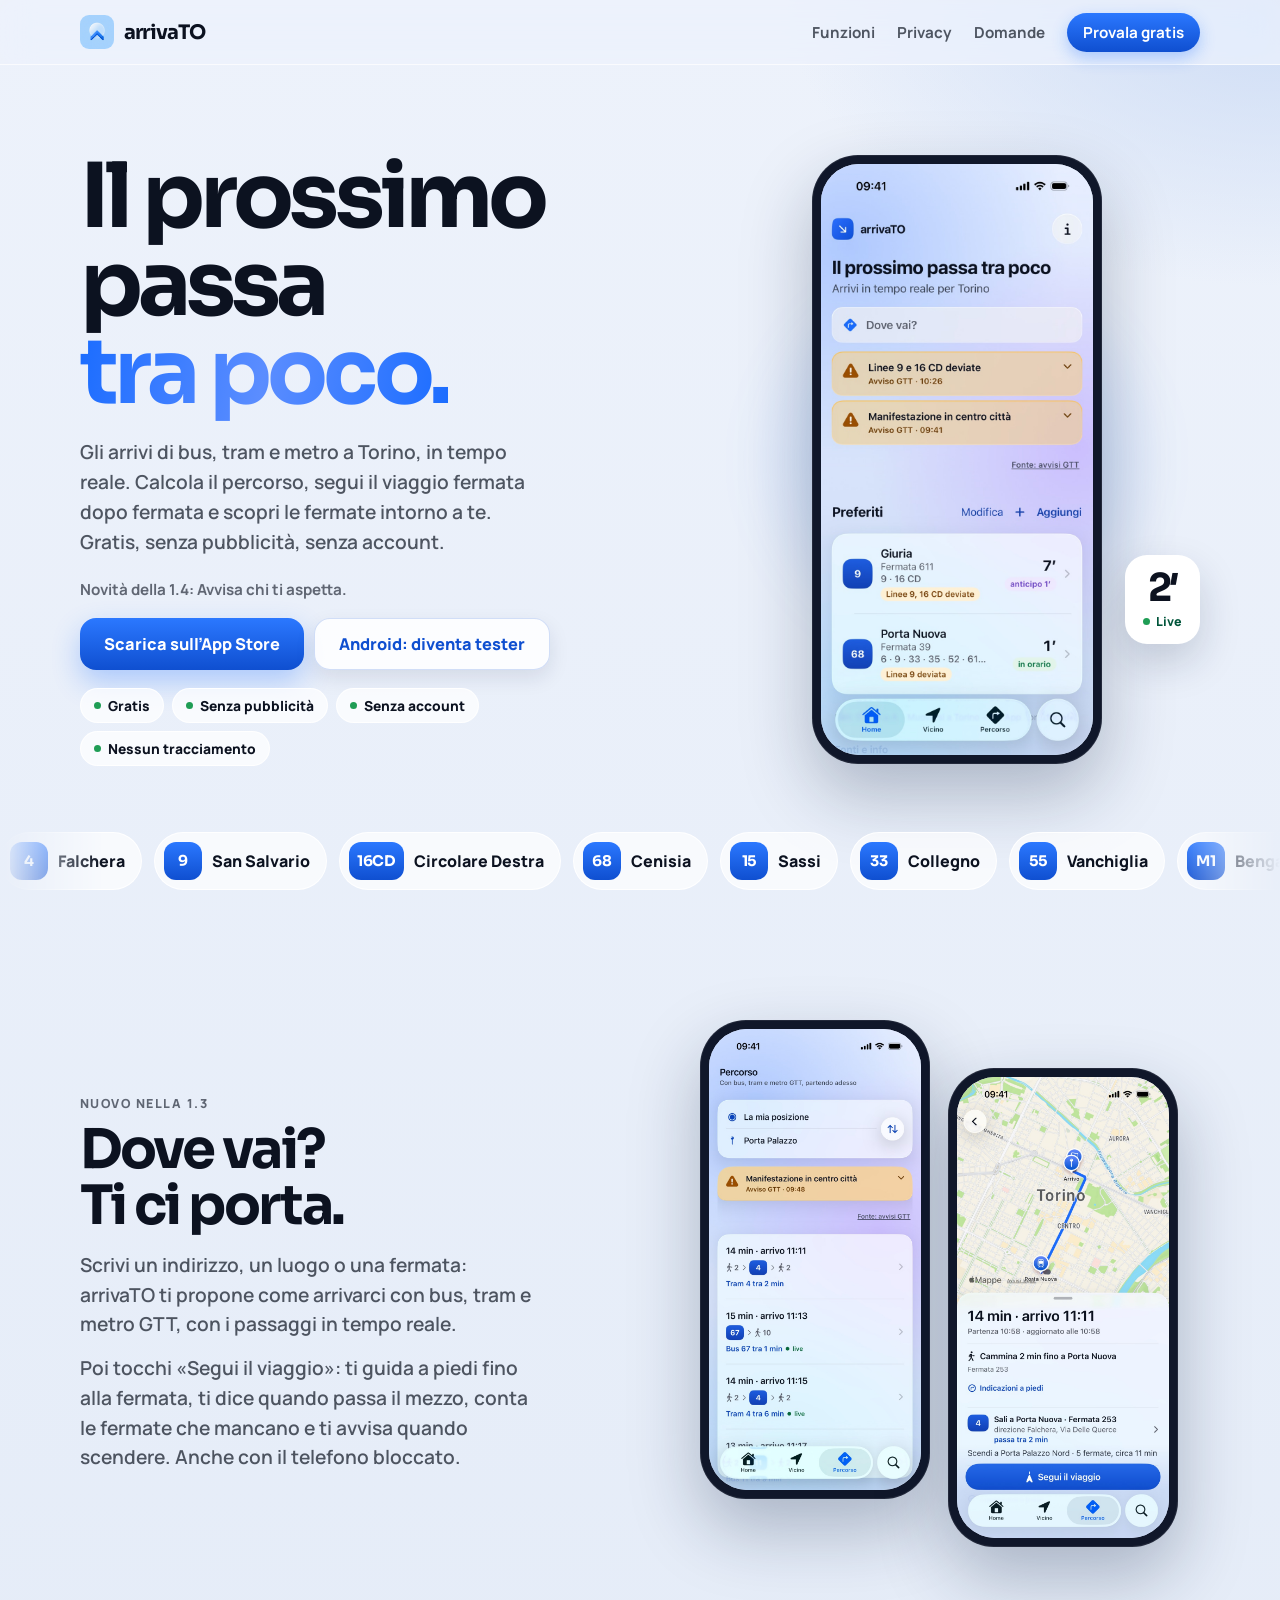
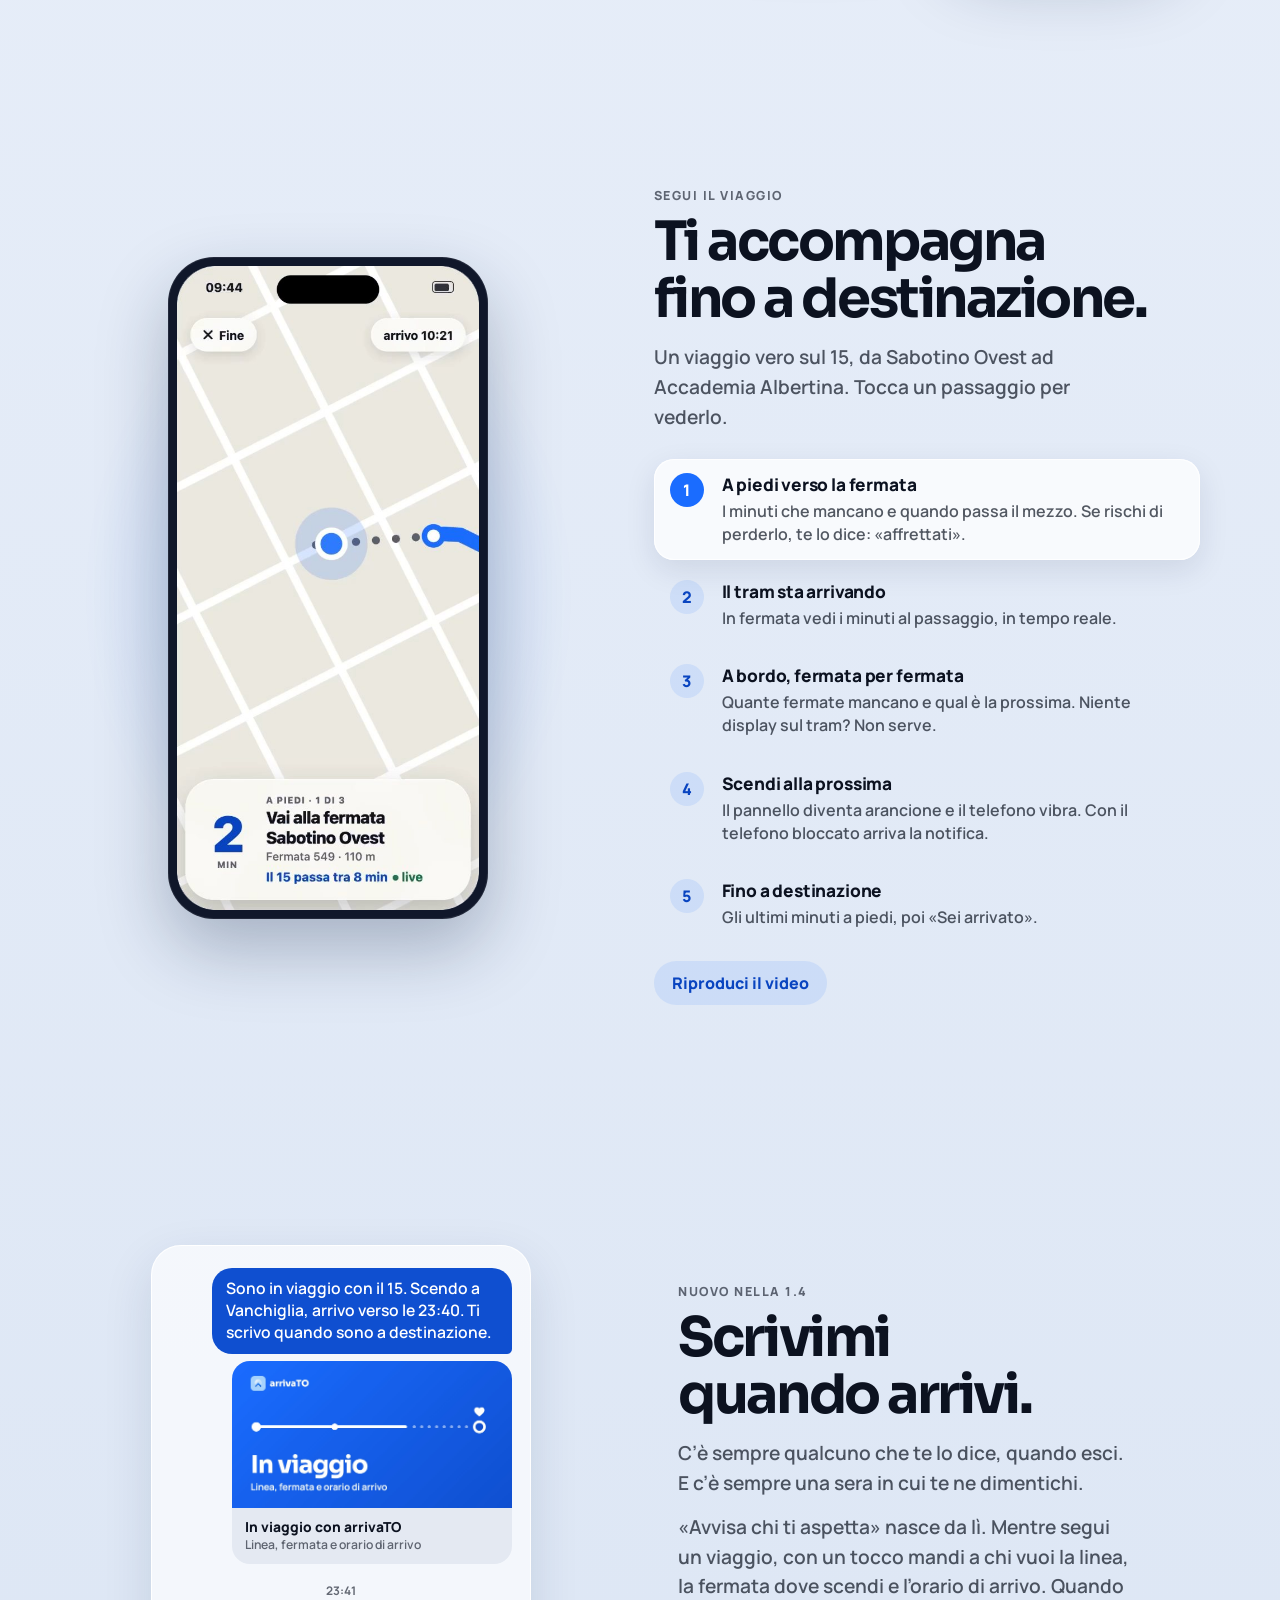
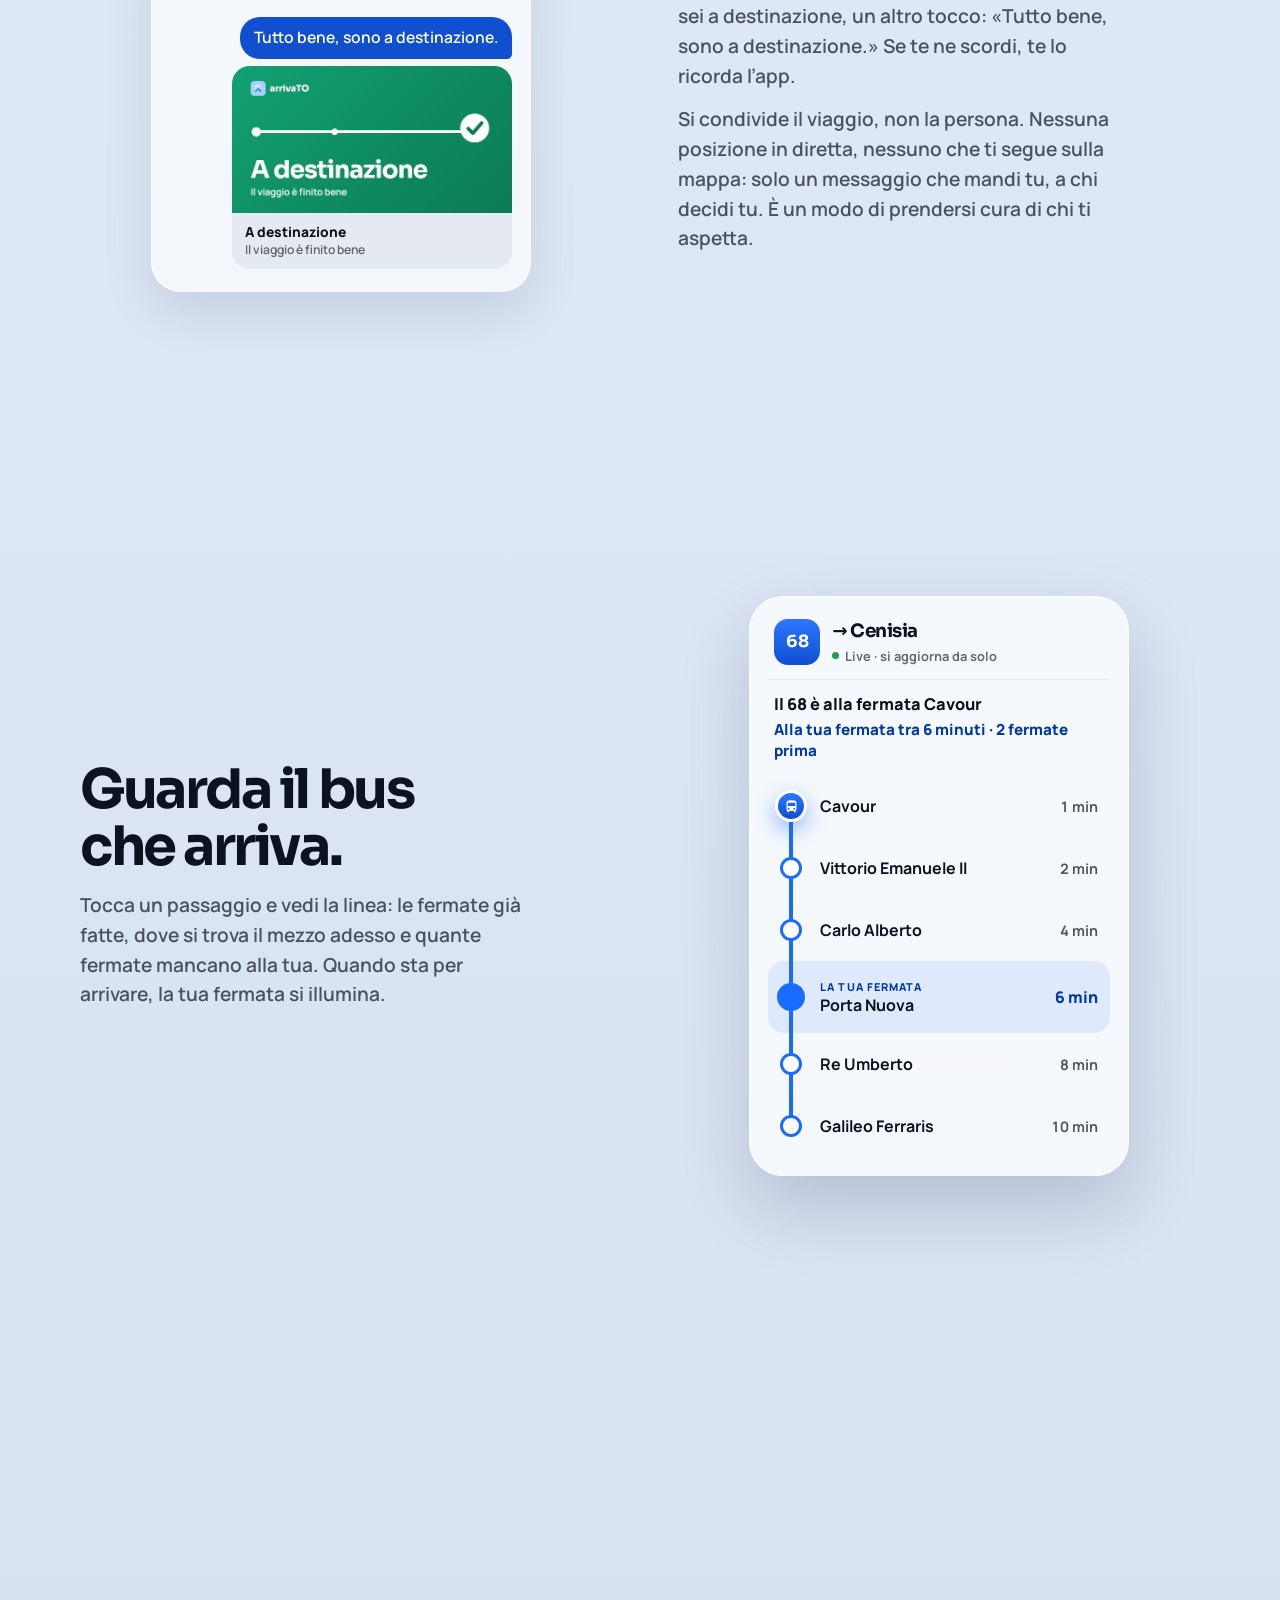
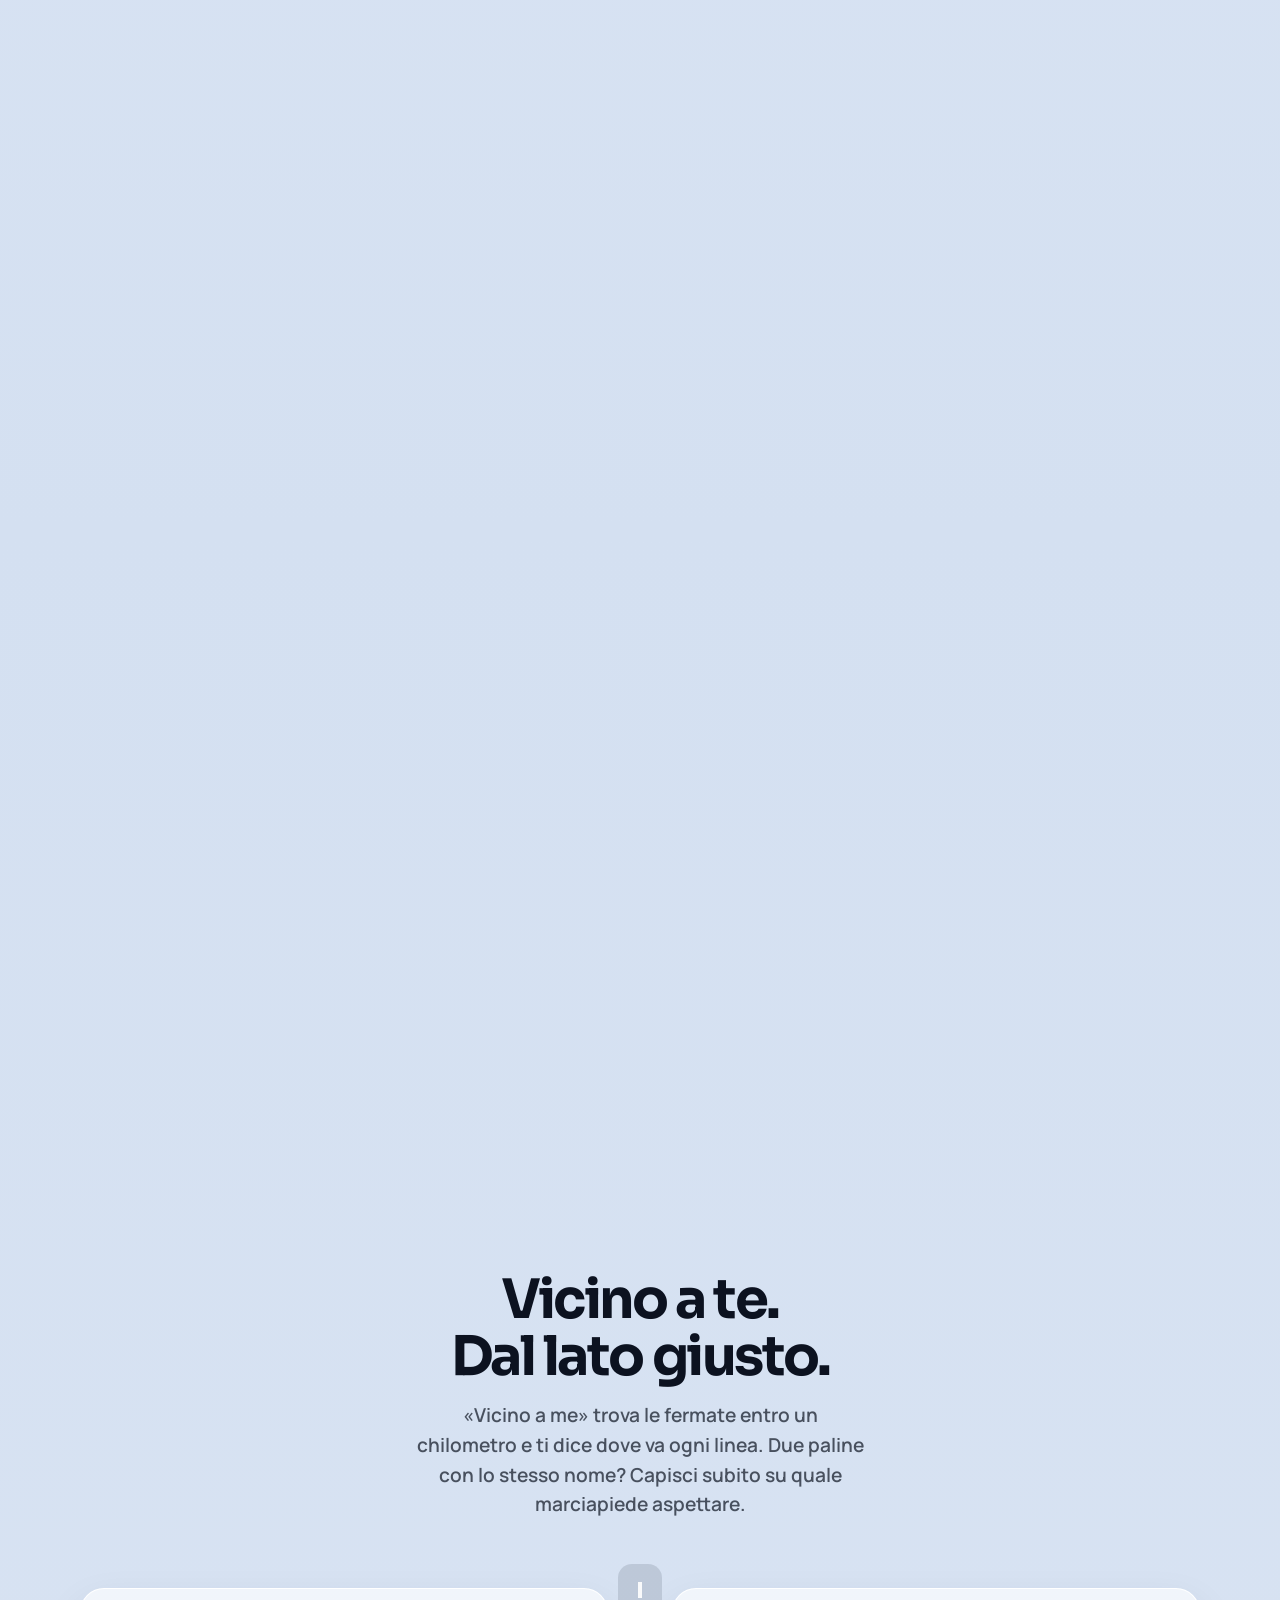
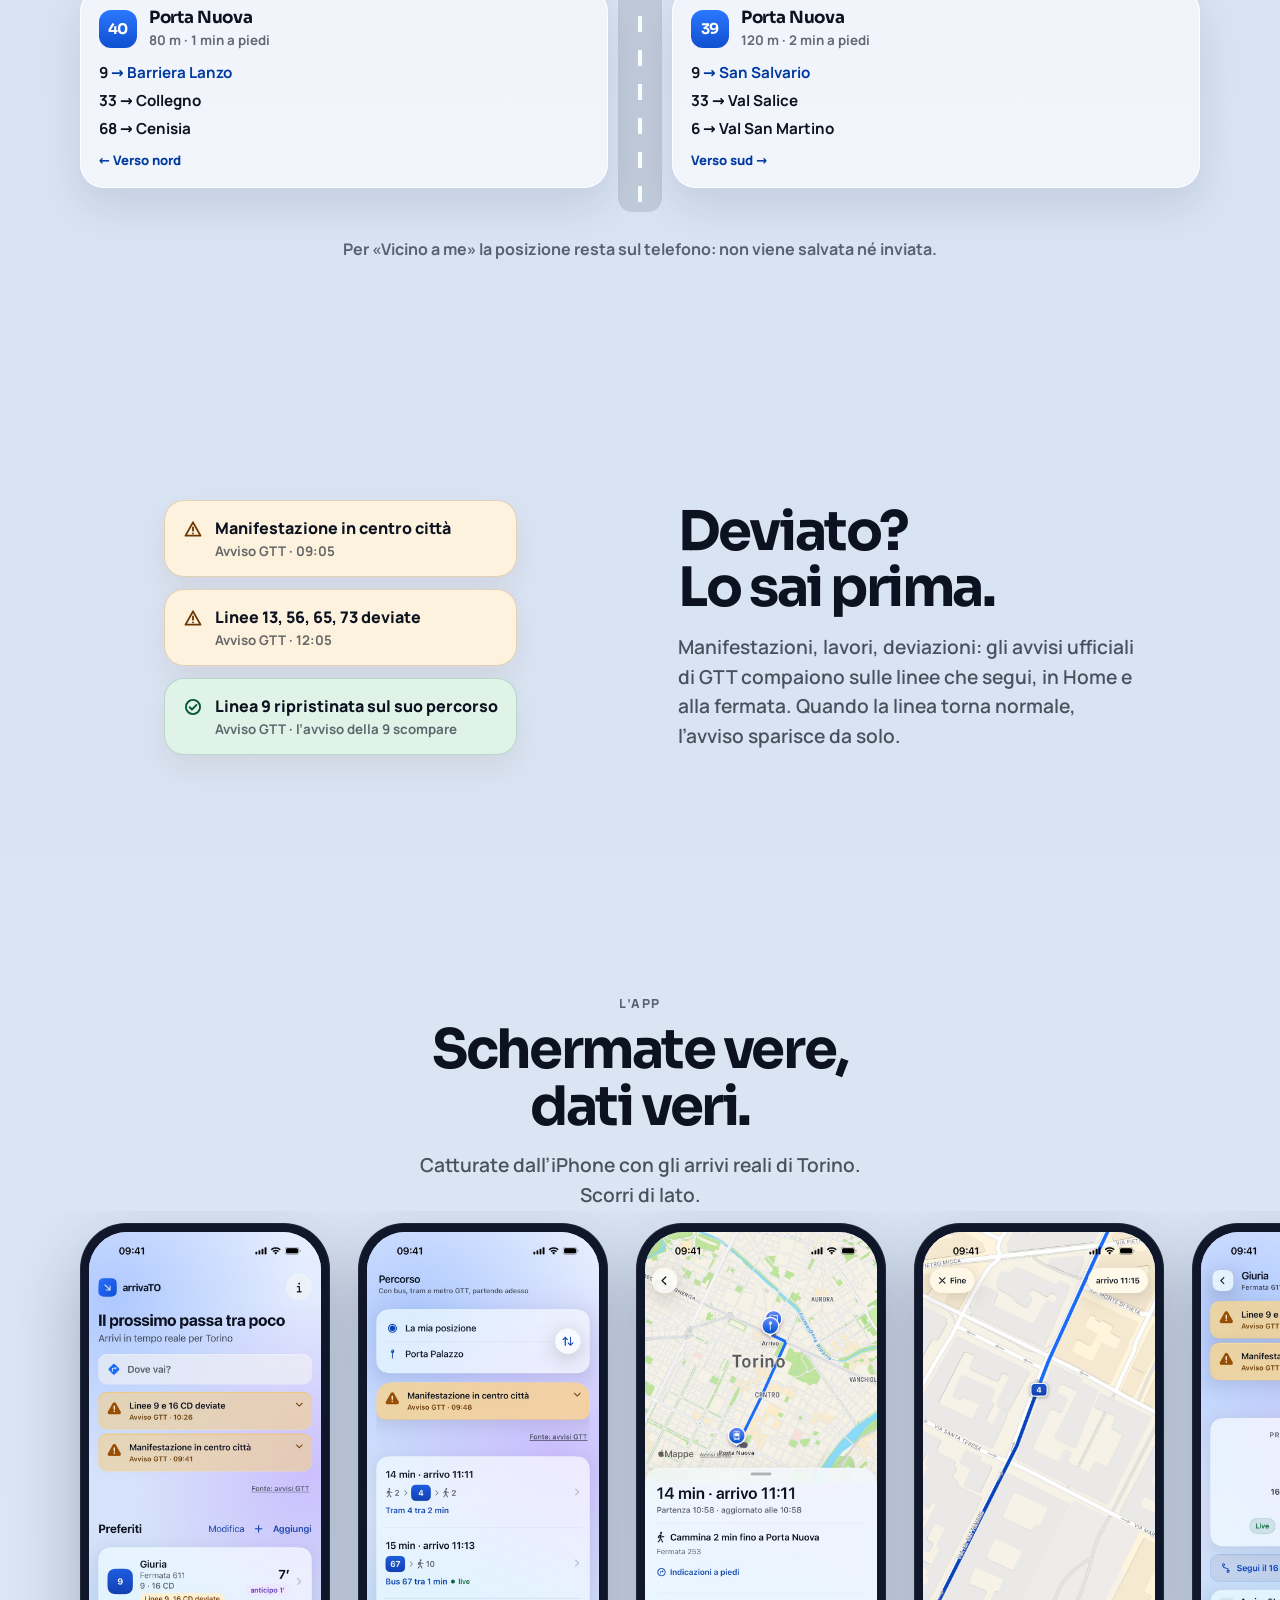
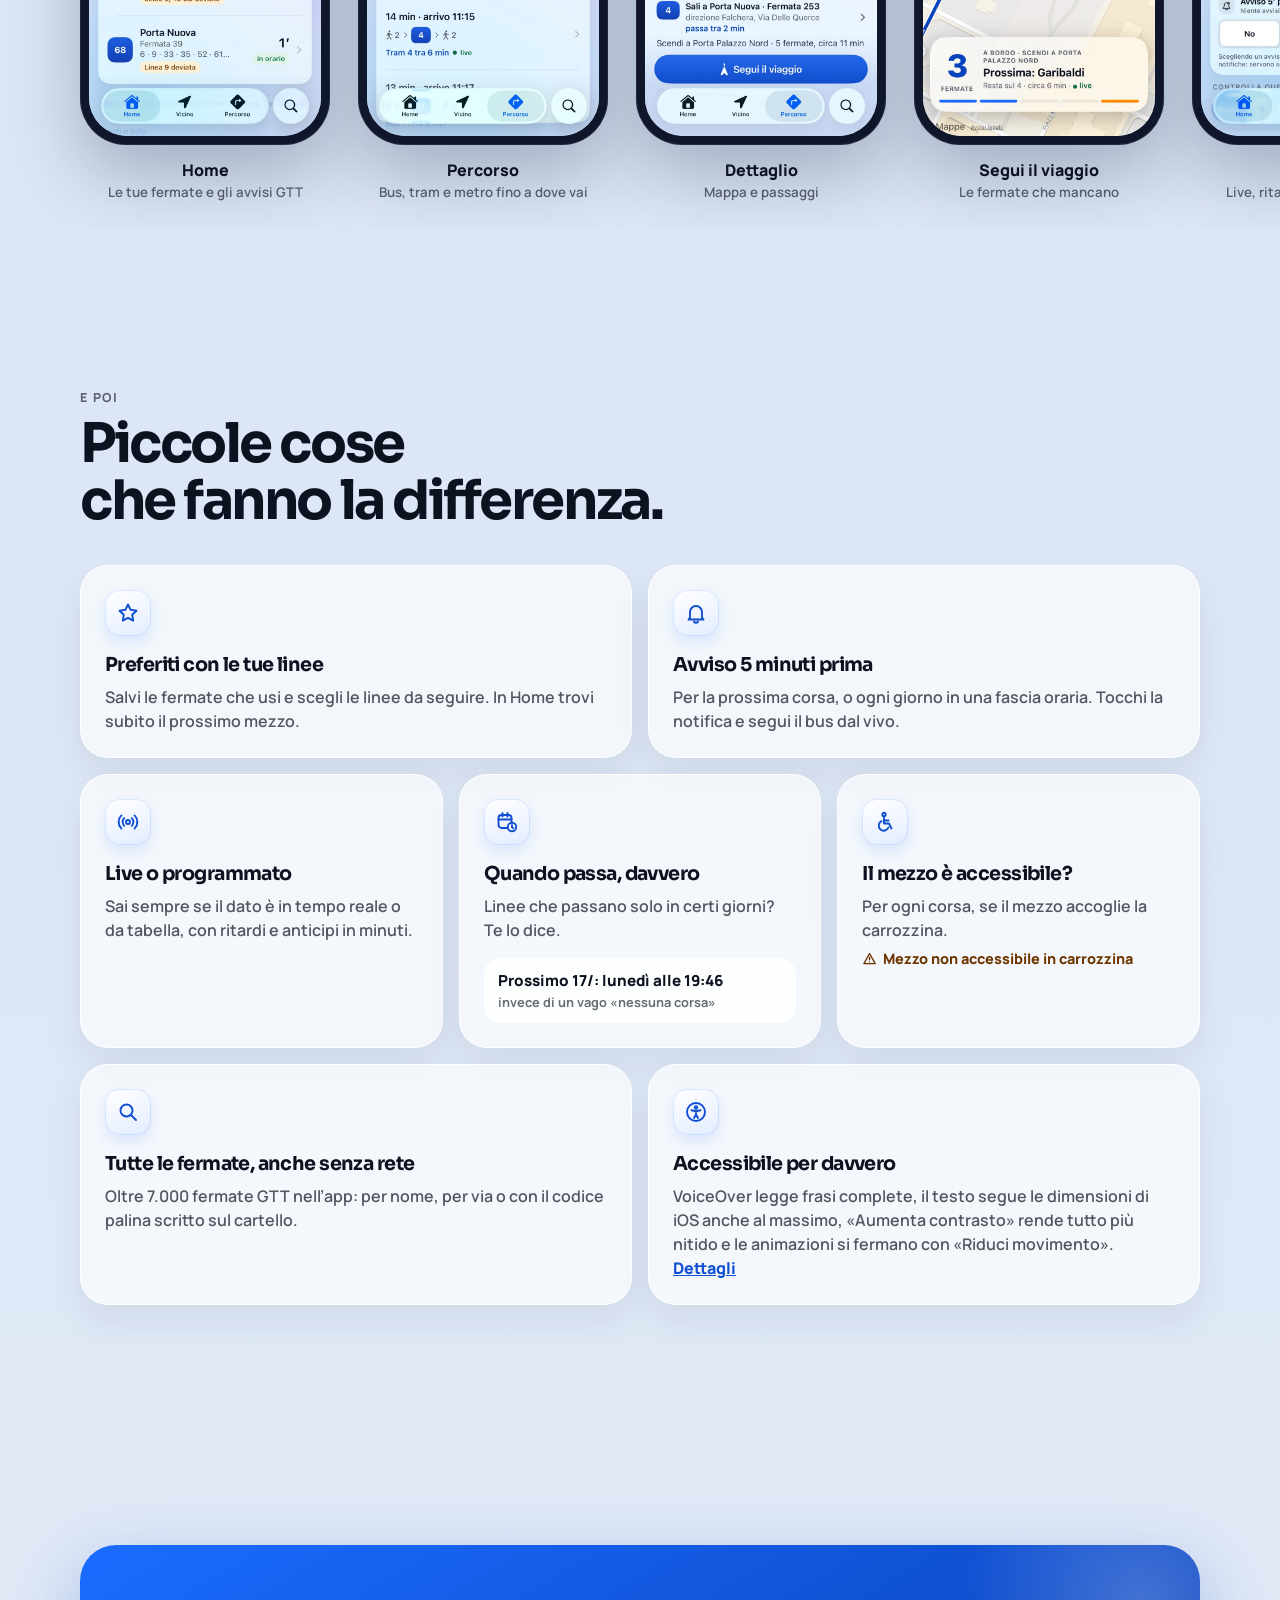
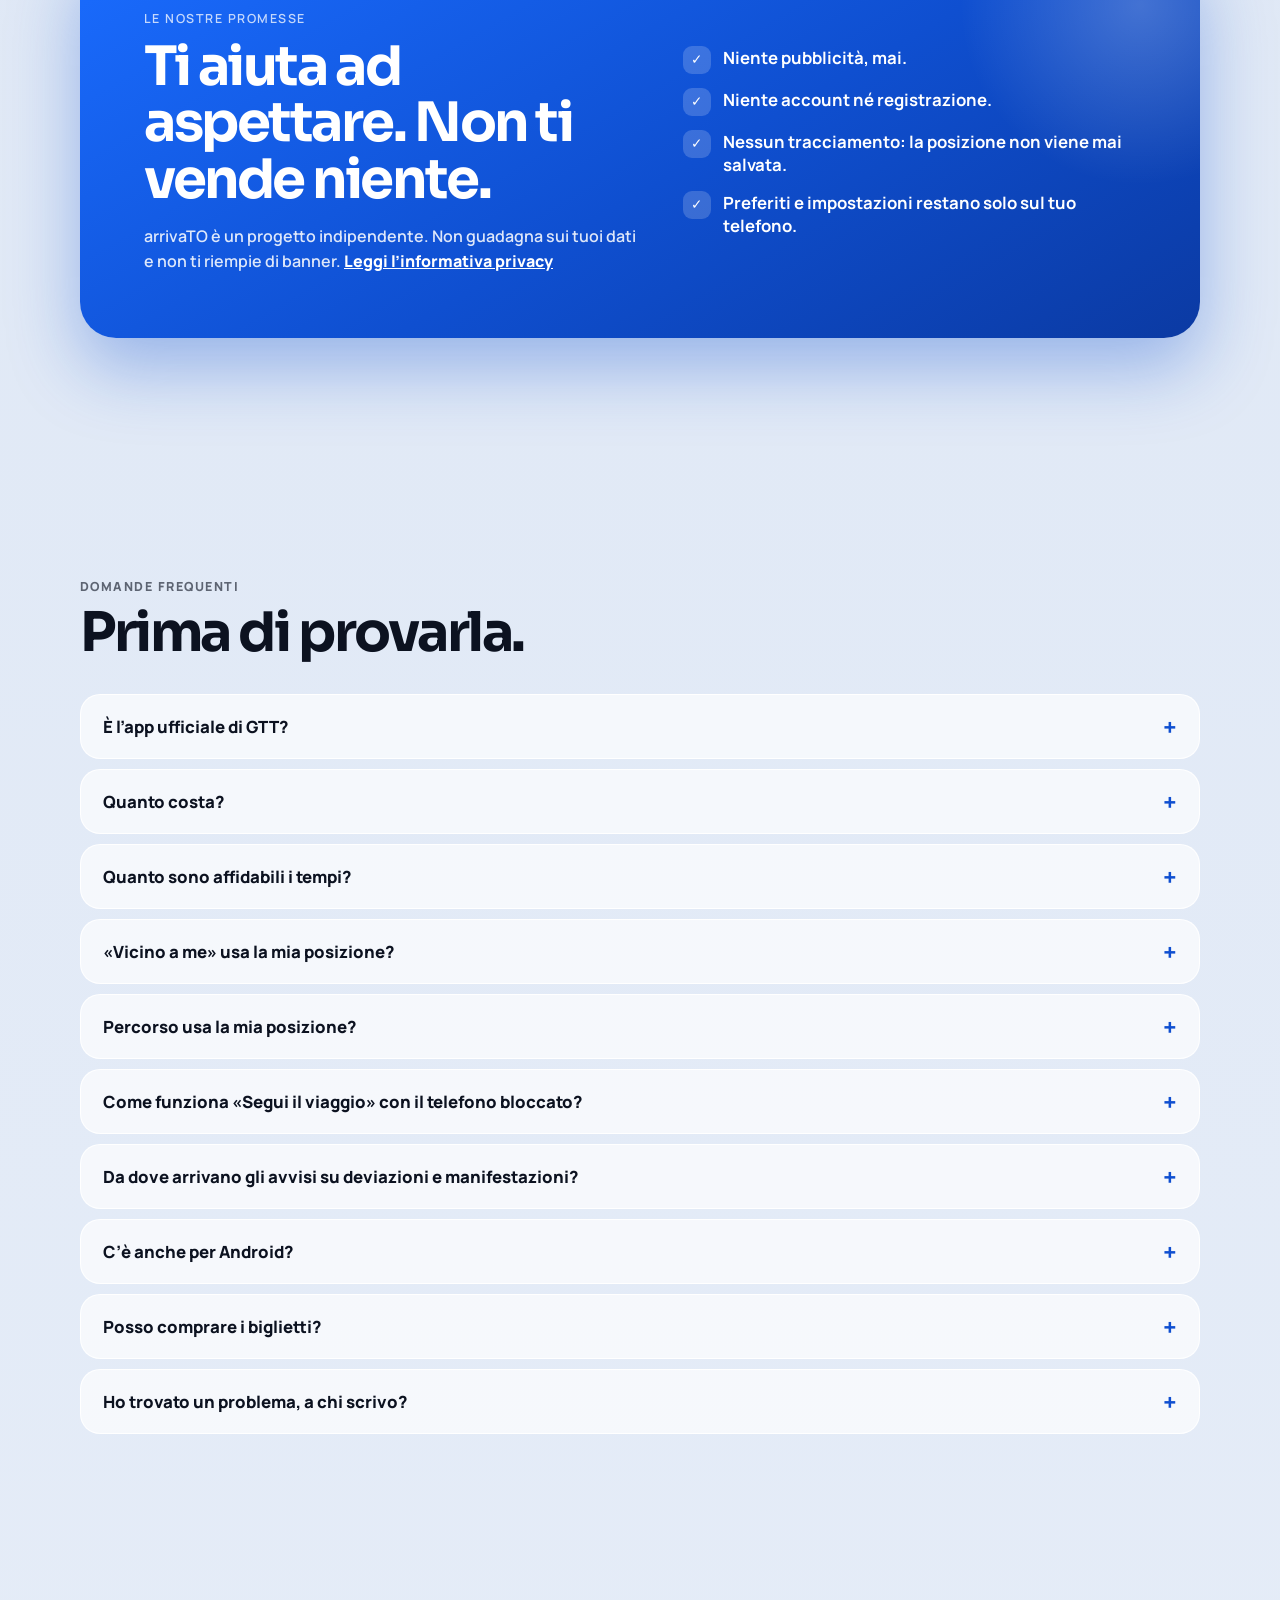
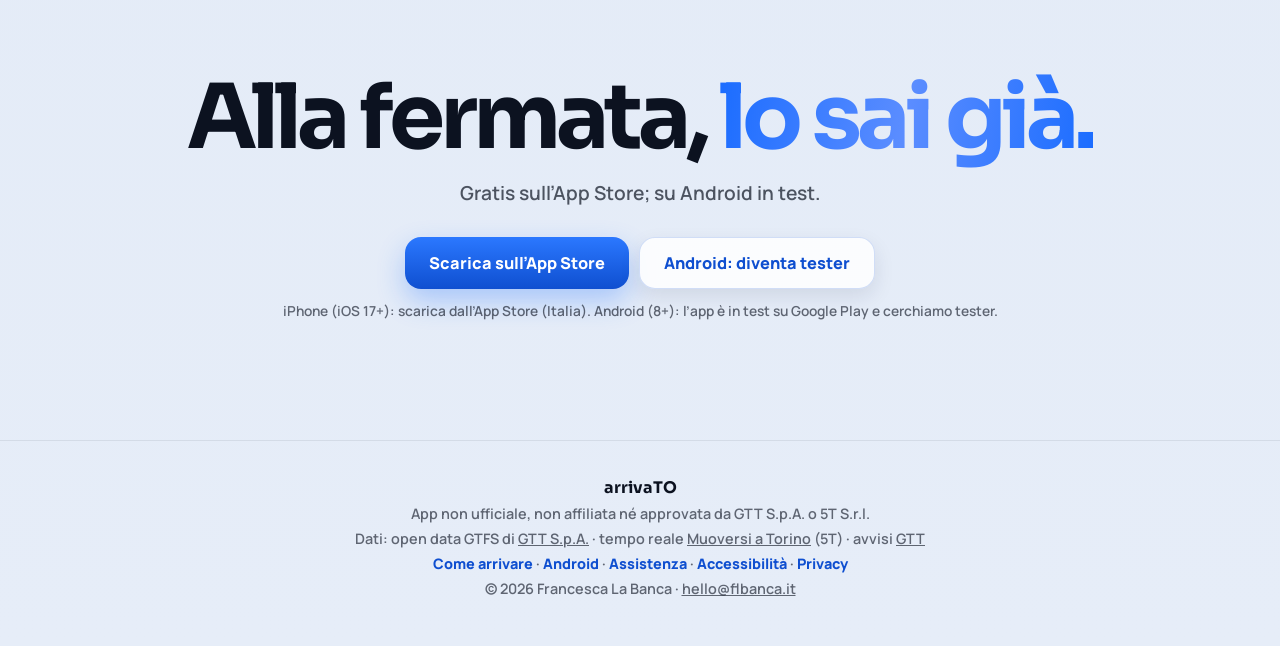
<file: index.html>
<!DOCTYPE html>
<html lang="it">
<head>
  <meta charset="UTF-8" />
  <meta name="viewport" content="width=device-width, initial-scale=1" />
  <meta name="description" content="arrivaTO è l'app gratuita e non ufficiale per i mezzi GTT di Torino: orari di bus, tram e metro in tempo reale, percorso e avviso quando scendere. Senza pubblicità." />
  <title>Orari bus, tram e metro GTT a Torino in tempo reale – arrivaTO</title>
  <meta name="google-site-verification" content="wTocqhwPPBxmKH1F_FrrPOw2DjTgdGr-nBT27uzmqu0" />
  <link rel="canonical" href="https://arrivato.flbanca.it/" />
  <meta name="theme-color" content="#e9eef8" />
  <meta name="google-site-verification" content="3siiFYBxmafex79b7jJfbW2GZAXxfQj3Vlw9laMdJjg" />
  <script type="application/ld+json">
    {
      "@context": "https://schema.org",
      "@type": "MobileApplication",
      "name": "arrivaTO",
      "url": "https://arrivato.flbanca.it/",
      "description": "arrivaTO è un'app gratuita e non ufficiale per i trasporti pubblici GTT di Torino: arrivi di bus, tram e metro in tempo reale, calcolo del percorso, guida fermata per fermata con avviso quando scendere, fermate vicine e avvisi GTT. Senza pubblicità, senza account, senza tracciamento.",
      "applicationCategory": "TravelApplication",
      "operatingSystem": "iOS 17 o successivo",
      "inLanguage": "it",
      "isAccessibleForFree": true,
      "offers": {
        "@type": "Offer",
        "price": "0",
        "priceCurrency": "EUR"
      },
      "downloadUrl": "https://apps.apple.com/it/app/arrivato/id6833643923",
      "installUrl": "https://apps.apple.com/it/app/arrivato/id6833643923",
      "image": "https://arrivato.flbanca.it/og.jpg",
      "areaServed": {
        "@type": "City",
        "name": "Torino",
        "containedInPlace": {
          "@type": "Country",
          "name": "Italia"
        }
      },
      "featureList": [
        "Arrivi in tempo reale di bus, tram e metro GTT",
        "Percorso: calcolo del viaggio con i mezzi pubblici",
        "Segui il viaggio: guida fermata per fermata e avviso quando scendere",
        "Avvisa chi ti aspetta (su iPhone dalla versione 1.4): un messaggio con linea, fermata e orario di arrivo, e uno quando sei a destinazione",
        "Fermate vicine",
        "Avvisi GTT su deviazioni e manifestazioni",
        "Preferiti e avviso prima dell'arrivo del mezzo"
      ],
      "author": {
        "@type": "Person",
        "name": "Francesca La Banca",
        "url": "https://github.com/flbanca"
      },
      "publisher": {
        "@type": "Person",
        "name": "Francesca La Banca",
        "url": "https://github.com/flbanca"
      },
      "disambiguatingDescription": "App indipendente, non affiliata né approvata da GTT S.p.A. o 5T S.r.l. Dati: GTT S.p.A. e Muoversi a Torino (5T)."
    }
  </script>
  <script type="application/ld+json">
    {
      "@context": "https://schema.org",
      "@type": "WebSite",
      "name": "arrivaTO",
      "alternateName": "ArrivaTO",
      "url": "https://arrivato.flbanca.it/",
      "inLanguage": "it"
    }
  </script>
  <script type="application/ld+json">
    {
      "@context": "https://schema.org",
      "@type": "FAQPage",
      "mainEntity": [
        {
          "@type": "Question",
          "name": "È l’app ufficiale di GTT?",
          "acceptedAnswer": {
            "@type": "Answer",
            "text": "No. arrivaTO è un progetto indipendente, non affiliato né approvato da GTT S.p.A. o 5T S.r.l. Usa i dati pubblici di GTT e il servizio in tempo reale di Muoversi a Torino."
          }
        },
        {
          "@type": "Question",
          "name": "Quanto costa?",
          "acceptedAnswer": {
            "@type": "Answer",
            "text": "Niente. È gratis, senza pubblicità e senza acquisti in-app."
          }
        },
        {
          "@type": "Question",
          "name": "Quanto sono affidabili i tempi?",
          "acceptedAnswer": {
            "@type": "Answer",
            "text": "Arrivano dal servizio pubblico Muoversi a Torino. Con «live» il dato viene dal mezzo in tempo reale; con «programmato» è l’orario previsto. Se il servizio non risponde, l’app riprova da sola e, se serve, mostra gli ultimi dati scaricati segnandoli come non aggiornati."
          }
        },
        {
          "@type": "Question",
          "name": "«Vicino a me» usa la mia posizione?",
          "acceptedAnswer": {
            "@type": "Answer",
            "text": "Solo mentre l’app è aperta e solo sul telefono: le fermate vicine sono calcolate lì, con l’elenco GTT incluso nell’app. La posizione non viene salvata né inviata."
          }
        },
        {
          "@type": "Question",
          "name": "Percorso usa la mia posizione?",
          "acceptedAnswer": {
            "@type": "Answer",
            "text": "Solo se parti da «La mia posizione»: viene inviata a Muoversi a Torino (5T) per calcolare il percorso, e non viene salvata né da noi né dall’app. Gli indirizzi che cerchi passano da Apple Maps. Dettagli nell’informativa privacy."
          }
        },
        {
          "@type": "Question",
          "name": "Come funziona «Segui il viaggio» con il telefono bloccato?",
          "acceptedAnswer": {
            "@type": "Answer",
            "text": "Mentre l’app è aperta ti guida con la posizione. Quando blocchi il telefono, la Live Activity mostra il conto alla rovescia fino alla tua fermata e una notifica ti avvisa poco prima di scendere. A telefono bloccato l’app non usa la posizione: il conto alla rovescia è una stima, quindi se il mezzo è molto in ritardo o in anticipo può essere un po’ sfasato."
          }
        },
        {
          "@type": "Question",
          "name": "Da dove arrivano gli avvisi su deviazioni e manifestazioni?",
          "acceptedAnswer": {
            "@type": "Answer",
            "text": "Dal canale pubblico di avvisi di GTT. arrivaTO li mostra così come sono pubblicati, sulle linee che segui, e indica sempre la fonte."
          }
        },
        {
          "@type": "Question",
          "name": "C’è anche per Android?",
          "acceptedAnswer": {
            "@type": "Answer",
            "text": "Non ancora: è in test su Google Play e cerchiamo persone che la provino. Come partecipare lo trovi nella pagina Android."
          }
        },
        {
          "@type": "Question",
          "name": "Posso comprare i biglietti?",
          "acceptedAnswer": {
            "@type": "Answer",
            "text": "No, arrivaTO non vende biglietti. Per quelli usa i canali ufficiali GTT."
          }
        },
        {
          "@type": "Question",
          "name": "Ho trovato un problema, a chi scrivo?",
          "acceptedAnswer": {
            "@type": "Answer",
            "text": "Scrivi a hello@flbanca.it, indicando se puoi fermata, linea e ora. Altre risposte nella pagina Assistenza."
          }
        }
      ]
    }
  </script>
  <meta name="application-name" content="arrivaTO" />
  <meta property="og:type" content="website" />
  <meta property="og:locale" content="it_IT" />
  <meta property="og:site_name" content="arrivaTO" />
  <meta property="og:url" content="https://arrivato.flbanca.it/" />
  <meta property="og:title" content="arrivaTO – orari di bus, tram e metro a Torino in tempo reale" />
  <meta property="og:description" content="Sai quando passa il bus, il tram o la metro. Percorso, guida fermata per fermata e avviso quando scendere. App non ufficiale per i mezzi GTT di Torino, gratis e senza pubblicità." />
  <meta property="og:image" content="https://arrivato.flbanca.it/og.jpg" />
  <meta property="og:image:width" content="1200" />
  <meta property="og:image:height" content="630" />
  <meta property="og:image:alt" content="arrivaTO: Torino, fermata per fermata. Percorso, arrivi in tempo reale e l’avviso quando scendere." />
  <meta name="twitter:card" content="summary_large_image" />
  <link rel="icon" href="icon.png" type="image/png" />
  <link rel="apple-touch-icon" href="apple-touch-icon.png" />
  <meta name="apple-itunes-app" content="app-id=6833643923, app-argument=https://apps.apple.com/it/app/arrivato/id6833643923" />
  <style>
    @font-face { font-family: "Manrope"; src: url("fonts/manrope-500.woff2") format("woff2"); font-weight: 500; font-display: swap; }
    @font-face { font-family: "Manrope"; src: url("fonts/manrope-600.woff2") format("woff2"); font-weight: 600; font-display: swap; }
    @font-face { font-family: "Manrope"; src: url("fonts/manrope-700.woff2") format("woff2"); font-weight: 700; font-display: swap; }
    @font-face { font-family: "Manrope"; src: url("fonts/manrope-800.woff2") format("woff2"); font-weight: 800; font-display: swap; }
    @font-face { font-family: "Sora"; src: url("fonts/sora-600.woff2") format("woff2"); font-weight: 600; font-display: swap; }
    @font-face { font-family: "Sora"; src: url("fonts/sora-700.woff2") format("woff2"); font-weight: 700; font-display: swap; }

    :root {
      --ink: #0c1220;
      --muted: rgba(12, 18, 32, 0.7);
      --faint: rgba(12, 18, 32, 0.62);
      --accent: #1a6cff;
      --accent-deep: #0f4fd0;
      --accent-text: #003aa0;
      --good: #00553a;
      --warn: #6e3700;
      --card: rgba(255, 255, 255, 0.66);
      --card-line: rgba(255, 255, 255, 0.95);
      --font: "Manrope", "Segoe UI", system-ui, sans-serif;
      --display: "Sora", "Manrope", "Segoe UI", system-ui, sans-serif;
      --max: 1120px;
      --ease: cubic-bezier(0.22, 1, 0.36, 1);
    }

    * { box-sizing: border-box; margin: 0; padding: 0; }
    html { scroll-behavior: smooth; }
    [id] { scroll-margin-top: 84px; }
    body {
      font-family: var(--font);
      color: var(--ink);
      -webkit-font-smoothing: antialiased;
      background:
        radial-gradient(1100px 600px at 10% -10%, #f8faff 0%, transparent 55%),
        radial-gradient(900px 520px at 100% 0%, #cddcf5 0%, transparent 55%),
        linear-gradient(180deg, #edf2fb 0%, #d4e0f1 45%, #e6edf8 100%);
      min-height: 100vh;
      overflow-x: hidden;
    }
    img { display: block; max-width: 100%; height: auto; }
    a { color: inherit; }
    .wrap { width: min(100% - 32px, var(--max)); margin: 0 auto; }
    .sr { position: absolute; width: 1px; height: 1px; overflow: hidden; clip: rect(0 0 0 0); white-space: nowrap; }

    /* ---------- Nav ---------- */
    .nav {
      position: sticky; top: 0; z-index: 50;
      backdrop-filter: saturate(1.6) blur(16px);
      -webkit-backdrop-filter: saturate(1.6) blur(16px);
      background: rgba(237, 242, 251, 0.72);
      border-bottom: 1px solid rgba(255, 255, 255, 0.7);
    }
    .nav .wrap { display: flex; align-items: center; gap: 16px; height: 64px; }
    .logo { display: flex; align-items: center; gap: 10px; text-decoration: none; }
    .logo img { width: 34px; height: 34px; border-radius: 9px; }
    .logo span { font-family: var(--display); font-weight: 700; font-size: 1.25rem; letter-spacing: -0.04em; }
    .nav nav { margin-left: auto; display: flex; gap: 22px; align-items: center; }
    .nav nav a { text-decoration: none; font-weight: 700; font-size: 0.95rem; color: var(--muted); }
    .nav nav a:hover { color: var(--ink); }
    .nav .cta-sm {
      padding: 9px 16px; border-radius: 999px; color: #fff;
      background: linear-gradient(180deg, #2b78ff, var(--accent-deep));
      box-shadow: 0 6px 16px rgba(26, 108, 255, 0.3);
    }
    .nav .cta-sm:hover { color: #fff; }
    @media (max-width: 720px) { .nav nav a:not(.cta-sm) { display: none; } }

    /* ---------- Buttons & chips ---------- */
    .cta-row { display: flex; flex-wrap: wrap; gap: 10px; }
    .cta {
      display: inline-flex; align-items: center; justify-content: center; gap: 8px;
      min-height: 52px; padding: 0 24px; border-radius: 16px;
      background: linear-gradient(180deg, #2b78ff, var(--accent-deep));
      color: #fff; font-weight: 800; font-size: 1.02rem; text-decoration: none;
      box-shadow: 0 12px 28px rgba(26, 108, 255, 0.3);
      transition: transform 0.25s var(--ease), box-shadow 0.25s var(--ease);
    }
    .cta:hover { transform: translateY(-2px); box-shadow: 0 16px 34px rgba(26, 108, 255, 0.36); }
    .cta.alt {
      background: rgba(255, 255, 255, 0.85); color: var(--accent-deep);
      border: 1px solid rgba(15, 79, 208, 0.18); box-shadow: 0 8px 20px rgba(16, 32, 64, 0.1);
    }
    .cta-note { display: block; margin-top: 12px; font-size: 0.86rem; color: var(--faint); font-weight: 600; }
    .trust { display: flex; flex-wrap: wrap; gap: 8px; margin-top: 18px; list-style: none; }
    .trust li {
      display: inline-flex; align-items: center; gap: 7px; padding: 7px 13px; border-radius: 999px;
      background: rgba(255, 255, 255, 0.72); border: 1px solid var(--card-line);
      font-size: 0.86rem; font-weight: 800;
    }
    .trust li::before { content: ""; width: 7px; height: 7px; border-radius: 50%; background: #1f9d55; }
    .new {
      display: inline-flex; align-items: center; gap: 6px; padding: 5px 11px; border-radius: 999px;
      background: rgba(26, 108, 255, 0.12); color: var(--accent-text);
      font-size: 0.78rem; font-weight: 800; letter-spacing: 0.01em; margin-bottom: 14px;
    }
    .new::before { content: "✦"; font-size: 0.75rem; }
    .kicker { font-size: 0.78rem; font-weight: 800; letter-spacing: 0.12em; text-transform: uppercase; color: var(--faint); margin-bottom: 10px; }

    h1, h2, h3 { font-family: var(--display); letter-spacing: -0.035em; }
    .big { font-weight: 700; font-size: clamp(2.6rem, 7.2vw, 5.6rem); line-height: 0.98; letter-spacing: -0.055em; }
    .h2 { font-weight: 700; font-size: clamp(2rem, 4.6vw, 3.4rem); line-height: 1.04; letter-spacing: -0.045em; margin-bottom: 16px; }
    .lead { font-size: clamp(1.05rem, 1.6vw, 1.2rem); line-height: 1.55; color: var(--muted); font-weight: 600; max-width: 38ch; }
    .grad { background: linear-gradient(100deg, #1a6cff 0%, #5b8dff 50%, #1a6cff 100%); -webkit-background-clip: text; background-clip: text; color: transparent; }

    /* ---------- Phone frame (real 1206×2622 shots) ---------- */
    .phone {
      width: var(--w, 280px); padding: 9px; border-radius: 46px; background: #10172a;
      box-shadow: 0 30px 70px rgba(16, 32, 64, 0.28), inset 0 0 0 1px rgba(255, 255, 255, 0.08);
    }
    .phone .screen { aspect-ratio: 1206 / 2622; border-radius: 38px; overflow: hidden; background: #dbe6f6; position: relative; }
    .phone .screen img { width: 100%; height: 100%; object-fit: cover; object-position: top; }

    /* ---------- Hero ---------- */
    .hero { padding: clamp(40px, 7vw, 88px) 0 40px; display: grid; grid-template-columns: 1.1fr 0.9fr; gap: 40px; align-items: center; }
    .hero .big { margin-bottom: 22px; }
    .hero .lead { margin-bottom: 28px; }
    .hero-stage { position: relative; display: grid; place-items: center; min-height: 600px; }
    .hero-stage::before {
      content: ""; position: absolute; width: 420px; height: 420px; border-radius: 50%;
      background: radial-gradient(closest-side, rgba(43, 120, 255, 0.35), transparent); filter: blur(20px);
    }
    .hero-stage .phone { --w: 290px; position: relative; animation: bob 7s ease-in-out infinite; }
    @keyframes bob { 0%, 100% { transform: translateY(0) rotate(-2deg); } 50% { transform: translateY(12px) rotate(-2deg); } }

    /* Notification that drops onto the phone, on loop */
    .notif {
      position: absolute; left: 50%; top: 42px; width: 300px; transform: translate(-50%, -24px); opacity: 0;
      display: flex; gap: 11px; align-items: flex-start; padding: 12px 14px; border-radius: 20px;
      background: rgba(250, 252, 255, 0.92); backdrop-filter: blur(18px); -webkit-backdrop-filter: blur(18px);
      box-shadow: 0 18px 40px rgba(16, 32, 64, 0.22); z-index: 3;
      animation: notif 9s var(--ease) 1.2s infinite;
    }
    .notif img { width: 34px; height: 34px; border-radius: 9px; flex: none; }
    .notif b { display: block; font-size: 0.86rem; margin-bottom: 2px; }
    .notif span { display: block; font-size: 0.8rem; line-height: 1.35; color: var(--muted); font-weight: 600; }
    .notif small { position: absolute; right: 14px; top: 12px; font-size: 0.72rem; color: var(--faint); font-weight: 700; }
    @keyframes notif {
      0%, 4% { opacity: 0; transform: translate(-50%, -24px) scale(0.96); }
      10%, 58% { opacity: 1; transform: translate(-50%, 0) scale(1); }
      66%, 100% { opacity: 0; transform: translate(-50%, -18px) scale(0.97); }
    }
    /* Floating "2′ live" chip */
    .eta-chip {
      position: absolute; right: max(0px, calc(50% - 250px)); bottom: 120px; z-index: 3;
      padding: 14px 18px; border-radius: 22px; background: #fff; box-shadow: 0 18px 40px rgba(16, 32, 64, 0.18);
      text-align: center; animation: bob2 6s ease-in-out -1s infinite;
    }
    .eta-chip .n { font-family: var(--display); font-weight: 700; font-size: 2.4rem; letter-spacing: -0.06em; line-height: 1; }
    .eta-chip .l { display: inline-flex; align-items: center; gap: 6px; margin-top: 6px; font-size: 0.78rem; font-weight: 800; color: var(--good); }
    .eta-chip .l::before { content: ""; width: 7px; height: 7px; border-radius: 50%; background: #1f9d55; animation: pulse 1.6s ease-in-out infinite; }
    @keyframes bob2 { 0%, 100% { transform: translateY(0) rotate(3deg); } 50% { transform: translateY(-14px) rotate(3deg); } }
    @keyframes pulse { 0%, 100% { opacity: 1; transform: scale(1); } 50% { opacity: 0.4; transform: scale(1.5); } }

    /* ---------- Marquee of lines ---------- */
    .marquee { padding: 26px 0 10px; overflow: hidden; -webkit-mask-image: linear-gradient(90deg, transparent, #000 8%, #000 92%, transparent); mask-image: linear-gradient(90deg, transparent, #000 8%, #000 92%, transparent); }
    .marquee ul { display: flex; gap: 12px; width: max-content; list-style: none; animation: marquee 48s linear infinite; }
    .marquee:hover ul { animation-play-state: paused; }
    .marquee li {
      display: inline-flex; align-items: center; gap: 10px; padding: 9px 16px 9px 9px; border-radius: 999px;
      background: var(--card); border: 1px solid var(--card-line); font-weight: 800; white-space: nowrap;
    }
    .badge {
      display: inline-grid; place-items: center; min-width: 38px; height: 38px; padding: 0 8px; border-radius: 12px;
      background: linear-gradient(180deg, #2b78ff, var(--accent-deep)); color: #fff;
      font-family: var(--display); font-weight: 700; font-size: 0.92rem; letter-spacing: -0.02em;
    }
    @keyframes marquee { to { transform: translateX(-50%); } }

    /* ---------- Sections ---------- */
    section { padding: clamp(64px, 10vw, 120px) 0; }
    .split { display: grid; grid-template-columns: 1fr 1fr; gap: clamp(32px, 6vw, 80px); align-items: center; }
    .split.flip > :first-child { order: 2; }
    .duo { display: flex; justify-content: center; align-items: flex-start; gap: 18px; }
    .split > * { min-width: 0; }
    .duo .phone { --w: min(230px, calc(50vw - 34px)); box-sizing: border-box; flex: none; }
    .duo .phone:last-child { margin-top: 48px; }
    /* ---------- Segui il viaggio: the phone plays the real ride, the steps follow it ---------- */
    .ride-grid { display: grid; grid-template-columns: minmax(0, 1fr) minmax(0, 1.1fr); gap: clamp(32px, 6vw, 88px); align-items: center; }
    .ride-stage { position: relative; display: grid; place-items: center; padding: 24px 0 40px; }
    .ride-stage::before { content: ""; position: absolute; inset: 6% 2%; border-radius: 50%; background: radial-gradient(closest-side, rgba(26, 108, 255, 0.22), transparent); filter: blur(10px); }
    .ride-stage .phone { --w: min(320px, 78vw); position: relative; }
    .ride-stage .screen { aspect-ratio: 540 / 1152; }
    .ride-stage video { position: absolute; inset: 0; width: 100%; height: 100%; object-fit: cover; }
    .ride-notif { position: absolute; left: 50%; top: 58px; width: min(330px, 86vw); transform: translate(-50%, -18px); opacity: 0; transition: opacity 0.35s ease, transform 0.45s cubic-bezier(0.2, 0.9, 0.2, 1); display: flex; gap: 12px; align-items: center; padding: 12px 14px; border-radius: 22px; background: rgba(255, 255, 255, 0.92); backdrop-filter: blur(18px); -webkit-backdrop-filter: blur(18px); box-shadow: 0 18px 40px rgba(16, 32, 64, 0.22); z-index: 2; }
    .ride-notif.on { opacity: 1; transform: translate(-50%, 0); }
    .ride-notif img { border-radius: 9px; flex: none; }
    .ride-notif b { display: block; font-size: 0.95rem; color: var(--ink, #0c1220); }
    .ride-notif span { display: block; font-size: 0.86rem; color: #3a4050; font-weight: 600; }
    .ride-notif small { margin-left: auto; align-self: flex-start; font-weight: 700; color: #5b5f6b; }
    .ride-steps { list-style: none; margin: 26px 0 0; padding: 0; display: grid; gap: 6px; counter-reset: step; }
    .ride-steps button { width: 100%; display: grid; grid-template-columns: 38px minmax(0, 1fr); gap: 4px 14px; align-items: start; text-align: left; padding: 14px 16px; border: 0; border-radius: 20px; background: transparent; font: inherit; color: inherit; cursor: pointer; transition: background 0.3s ease, box-shadow 0.3s ease; }
    .ride-steps button::before { counter-increment: step; content: counter(step); grid-row: span 2; width: 34px; height: 34px; border-radius: 50%; display: grid; place-items: center; font-weight: 800; background: rgba(26, 108, 255, 0.1); color: #0944c0; transition: background 0.3s ease, color 0.3s ease; }
    .ride-steps b { font-size: 1.08rem; font-weight: 800; letter-spacing: -0.01em; }
    .ride-steps span { color: var(--muted); font-weight: 600; line-height: 1.45; }
    .ride-steps .now button { background: rgba(255, 255, 255, 0.75); box-shadow: 0 10px 30px rgba(16, 32, 64, 0.1), inset 0 0 0 1px rgba(255, 255, 255, 0.9); }
    .ride-steps .now button::before { background: #1a6cff; color: #fff; }
    .ride-steps .now.alert button::before { background: #ff8a00; color: #2a1800; }
    .ride-steps button:focus-visible, .ride-toggle:focus-visible { outline: 3px solid #1a6cff; outline-offset: 2px; }
    .ride-toggle { margin-top: 18px; min-height: 44px; padding: 0 18px; border: 0; border-radius: 22px; background: rgba(26, 108, 255, 0.1); color: #0944c0; font: inherit; font-weight: 800; cursor: pointer; }
    @media (max-width: 900px) { .ride-grid { grid-template-columns: minmax(0, 1fr); } }
    .center { text-align: center; }
    .sr-only { position: absolute; width: 1px; height: 1px; padding: 0; margin: -1px; overflow: hidden; clip: rect(0, 0, 0, 0); white-space: nowrap; border: 0; }
    .center .lead { margin: 0 auto; }

    /* ---------- Scroll story: the vehicle moves as you scroll ---------- */
    .follow { padding: 0; }
    .follow-track { height: 260vh; position: relative; }
    .follow-sticky { position: sticky; top: 0; min-height: 100vh; display: grid; align-items: center; padding: 88px 0 40px; }
    .ldemo {
      --step: 62px;
      --rail-x: 23px; /* shared axis: vertical rail, stop dots, bus */
      width: min(380px, 100%); margin: 0 auto; padding: 18px; border-radius: 34px;
      background: rgba(255, 255, 255, 0.72); border: 1px solid var(--card-line);
      box-shadow: 0 30px 70px rgba(16, 32, 64, 0.18);
    }
    .ldemo-head { display: flex; align-items: center; gap: 12px; padding: 4px 6px 14px; border-bottom: 1px solid rgba(12, 18, 32, 0.07); }
    .ldemo-head .badge { min-width: 46px; height: 46px; border-radius: 14px; font-size: 1.05rem; }
    .ldemo-head b { font-family: var(--display); font-size: 1.15rem; letter-spacing: -0.03em; display: block; }
    .ldemo-head small { font-size: 0.8rem; font-weight: 700; color: var(--faint); display: inline-flex; align-items: center; gap: 6px; }
    .ldemo-head small::before { content: ""; width: 7px; height: 7px; border-radius: 50%; background: #1f9d55; }
    .ldemo-status { padding: 14px 6px 6px; min-height: 76px; }
    .ldemo-status b { display: block; font-size: 1.02rem; font-weight: 800; line-height: 1.3; }
    .ldemo-status span { display: block; margin-top: 4px; font-size: 0.95rem; font-weight: 800; color: var(--accent-text); }
    .ldemo-track { position: relative; margin-top: 8px; }
    .ldemo-line { position: relative; list-style: none; }
    .ldemo-line::before { /* rail ahead of the vehicle — centered on --rail-x */
      content: ""; position: absolute; left: var(--rail-x); top: calc(var(--step) / 2); bottom: calc(var(--step) / 2); width: 4px; margin-left: -2px; border-radius: 4px; background: var(--accent);
    }
    .ldemo-track .past { /* grey rail behind the vehicle, grows with progress */
      position: absolute; left: var(--rail-x); top: calc(var(--step) / 2); width: 4px; margin-left: -2px; border-radius: 4px; height: 0; background: #c3ccda; z-index: 1;
    }
    .ldemo-line li {
      position: relative; height: var(--step); display: flex; align-items: center; gap: 14px; padding: 0 12px 0 52px;
      font-weight: 700; border-radius: 16px; transition: color 0.3s, background 0.4s;
    }
    .ldemo-line li::before {
      content: ""; position: absolute; left: var(--rail-x); top: 50%; width: 16px; height: 16px;
      transform: translate(-50%, -50%); border-radius: 50%;
      background: #fff; border: 3px solid var(--accent); z-index: 2; transition: border-color 0.3s;
    }
    .ldemo-line li .t { margin-left: auto; font-size: 0.9rem; color: var(--muted); font-variant-numeric: tabular-nums; }
    .ldemo-line li.passed { color: var(--faint); }
    .ldemo-line li.passed::before { border-color: rgba(12, 18, 32, 0.3); }
    .ldemo-line li.mine { background: rgba(26, 108, 255, 0.1); height: calc(var(--step) + 10px); }
    .ldemo-line li.mine::before { width: 22px; height: 22px; background: var(--accent); border-color: var(--accent); }
    .ldemo-line li.mine .who { display: block; font-size: 0.68rem; letter-spacing: 0.1em; text-transform: uppercase; color: var(--accent-text); font-weight: 800; }
    .ldemo-line li.mine .t { color: var(--accent-text); font-weight: 800; font-size: 1rem; }
    .ldemo-line li.mine.glow { animation: glow 1.1s ease-in-out infinite; }
    @keyframes glow { 0%, 100% { box-shadow: 0 0 0 0 rgba(26, 108, 255, 0); background: rgba(26, 108, 255, 0.1); } 50% { box-shadow: 0 0 28px 2px rgba(26, 108, 255, 0.35); background: rgba(26, 108, 255, 0.2); } }
    .bus {
      position: absolute; left: var(--rail-x); top: 0; width: 32px; height: 32px; margin-left: -16px; border-radius: 50%; z-index: 3;
      background: linear-gradient(180deg, #2b78ff, var(--accent-deep)); border: 3px solid #fff;
      box-shadow: 0 8px 20px rgba(26, 108, 255, 0.45); display: grid; place-items: center; will-change: transform;
    }
    .bus svg { width: 15px; height: 15px; fill: #fff; }

    /* ---------- Right side of the street ---------- */
    .street { position: relative; display: grid; grid-template-columns: 1fr 1fr; gap: 64px; align-items: center; padding: 24px 0; }
    .street::before { /* the road */
      content: ""; position: absolute; left: 50%; top: 0; bottom: 0; width: 44px; margin-left: -22px; border-radius: 14px;
      background: repeating-linear-gradient(180deg, transparent 0 18px, rgba(255, 255, 255, 0.9) 18px 34px) center / 4px 100% no-repeat, rgba(12, 18, 32, 0.12);
    }
    .palina { padding: 18px; border-radius: 24px; background: var(--card); border: 1px solid var(--card-line); box-shadow: 0 18px 40px rgba(16, 32, 64, 0.1); }
    .palina .top { display: flex; align-items: center; gap: 12px; margin-bottom: 12px; }
    .palina .top b { font-family: var(--display); font-size: 1.05rem; display: block; letter-spacing: -0.02em; }
    .palina .top small { font-weight: 700; color: var(--faint); }
    .palina ul { list-style: none; display: grid; gap: 7px; }
    .palina li { font-weight: 700; font-size: 0.95rem; }
    .palina li b { color: var(--ink); }
    .palina li.hl { color: var(--accent-text); }
    .palina .where { margin-top: 12px; font-size: 0.82rem; font-weight: 800; color: var(--accent-text); }
    .js .slide-l { opacity: 0; transform: translateX(-36px); }
    .js .slide-r { opacity: 0; transform: translateX(36px); }
    .js .slide-l, .js .slide-r { transition: opacity 0.8s var(--ease), transform 0.8s var(--ease); }
    .js .in.slide-l, .js .in.slide-r { opacity: 1; transform: none; }

    /* ---------- Notices ---------- */
    .notices { display: grid; gap: 12px; max-width: 440px; margin: 0 auto; }
    .notice {
      display: flex; gap: 12px; align-items: flex-start; padding: 16px 18px; border-radius: 20px;
      background: rgba(255, 244, 220, 0.92); border: 1px solid rgba(110, 55, 0, 0.18); box-shadow: 0 14px 30px rgba(110, 55, 0, 0.08);
    }
    .notice .i { flex: none; font-size: 1.1rem; color: var(--warn); }
    .notice b { display: block; font-weight: 800; }
    .notice small { display: block; margin-top: 3px; font-weight: 700; color: var(--faint); }
    .notice.ok { background: rgba(225, 245, 233, 0.92); border-color: rgba(0, 85, 58, 0.18); }
    .notice.ok .i { color: var(--good); }
    .js .pop { opacity: 0; transform: translateY(18px) scale(0.98); transition: opacity 0.7s var(--ease), transform 0.7s var(--ease); }
    .js .pop.in { opacity: 1; transform: none; }

    /* ---------- Screenshots rail ---------- */
    .rail { display: flex; gap: 28px; overflow-x: auto; scroll-snap-type: x mandatory; padding: 12px max(16px, calc((100vw - var(--max)) / 2)) 28px; scrollbar-width: none; }
    .rail::-webkit-scrollbar { display: none; }
    .rail figure { flex: none; scroll-snap-align: center; }
    .rail .phone { --w: 250px; }
    .rail figcaption { margin-top: 14px; text-align: center; font-weight: 800; }
    .rail figcaption small { display: block; font-weight: 600; color: var(--faint); margin-top: 2px; }

    /* ---------- Bento ---------- */
    .bento { display: grid; grid-template-columns: repeat(6, 1fr); gap: 16px; margin-top: 36px; }
    .tile {
      grid-column: span 2; padding: 24px; border-radius: 28px; background: var(--card); border: 1px solid var(--card-line);
      box-shadow: 0 16px 36px rgba(16, 32, 64, 0.07); transition: transform 0.35s var(--ease), box-shadow 0.35s var(--ease);
    }
    .tile:hover { transform: translateY(-4px); box-shadow: 0 24px 48px rgba(16, 32, 64, 0.12); }
    .tile.w3 { grid-column: span 3; }
    .tile .ic {
      width: 46px; height: 46px; border-radius: 15px; display: grid; place-items: center; margin-bottom: 16px;
      background: linear-gradient(160deg, #ffffff 0%, #e3ecff 100%);
      box-shadow: inset 0 0 0 1px rgba(26, 108, 255, 0.14), 0 6px 14px rgba(26, 108, 255, 0.12);
    }
    .tile .ic svg { width: 24px; height: 24px; fill: none; stroke: var(--accent-deep); stroke-width: 1.9; stroke-linecap: round; stroke-linejoin: round; }
    .tile .ic-row { display: flex; align-items: center; justify-content: space-between; margin-bottom: 16px; }
    .tile .ic-row .ic, .tile .ic-row .new { margin: 0; }
    svg.mini { width: 1.05em; height: 1.05em; fill: none; stroke: currentColor; stroke-width: 2.2; stroke-linecap: round; stroke-linejoin: round; vertical-align: -0.15em; margin-right: 6px; }
    .notice .i svg.mini { width: 20px; height: 20px; margin: 1px 0 0; }
    .tile h3 { font-size: 1.2rem; margin-bottom: 8px; letter-spacing: -0.03em; }
    .tile p { color: var(--muted); font-weight: 600; line-height: 1.5; }
    .tile .new { margin: 0 0 12px; }
    .tile .demo { margin-top: 16px; padding: 12px 14px; border-radius: 16px; background: rgba(255, 255, 255, 0.85); font-weight: 800; font-size: 0.95rem; }
    .tile .demo small { display: block; font-weight: 700; color: var(--faint); font-size: 0.8rem; margin-top: 2px; }
    .tile .warnline { color: var(--warn); font-weight: 800; font-size: 0.9rem; margin-top: 6px; }

    /* ---------- Promise ---------- */
    .promise {
      border-radius: 36px; padding: clamp(28px, 6vw, 64px);
      background: linear-gradient(150deg, #1a6cff 0%, #0f4fd0 55%, #0b3aa3 100%); color: #fff;
      display: grid; grid-template-columns: 1.1fr 1fr; gap: 40px; align-items: center;
      box-shadow: 0 30px 70px rgba(15, 79, 208, 0.35); position: relative; overflow: hidden;
    }
    .promise::after { content: ""; position: absolute; right: -120px; top: -120px; width: 360px; height: 360px; border-radius: 50%; background: radial-gradient(closest-side, rgba(255, 255, 255, 0.22), transparent); }
    .promise .kicker { color: rgba(255, 255, 255, 0.75); }
    .promise .h2 { color: #fff; }
    .promise p { color: rgba(255, 255, 255, 0.86); font-weight: 600; line-height: 1.55; }
    .promise a { color: #fff; font-weight: 800; }
    .promise ul { list-style: none; display: grid; gap: 14px; position: relative; z-index: 1; }
    .promise li { display: flex; gap: 12px; align-items: flex-start; font-weight: 700; line-height: 1.4; font-size: 1.05rem; }
    .promise li::before { content: "✓"; flex: none; display: grid; place-items: center; width: 28px; height: 28px; border-radius: 9px; background: rgba(255, 255, 255, 0.18); font-size: 0.85rem; }

    /* ---------- FAQ ---------- */
    .faq { display: grid; gap: 10px; margin-top: 32px; }
    .faq details { background: var(--card); border: 1px solid var(--card-line); border-radius: 20px; padding: 0 22px; }
    .faq summary { cursor: pointer; list-style: none; padding: 20px 32px 20px 0; font-weight: 800; font-size: 1.05rem; position: relative; }
    .faq summary::-webkit-details-marker { display: none; }
    .faq summary::after { content: "+"; position: absolute; right: 0; top: 15px; font-size: 1.5rem; color: var(--accent-deep); transition: transform 0.3s var(--ease); }
    .faq details[open] summary::after { transform: rotate(45deg); }
    .faq details p { padding-bottom: 20px; line-height: 1.6; color: var(--muted); font-weight: 600; max-width: 70ch; animation: faqIn 0.4s var(--ease); }
    .faq a { color: var(--accent-deep); font-weight: 800; }
    @keyframes faqIn { from { opacity: 0; transform: translateY(-6px); } to { opacity: 1; transform: none; } }

    /* ---------- Final ---------- */
    .final { text-align: center; }
    .final .big { max-width: 14ch; margin: 0 auto 18px; }
    .final .lead { margin: 0 auto; }
    .final .cta-row { justify-content: center; margin-top: 28px; }

    footer { padding: 36px 0 48px; text-align: center; border-top: 1px solid rgba(12, 18, 32, 0.08); }
    footer p { font-size: 0.9rem; color: var(--faint); font-weight: 600; }
    footer p + p { margin-top: 6px; }
    footer .name { font-family: var(--display); font-weight: 700; color: var(--ink); font-size: 1rem; }
    footer .footlinks a { font-weight: 800; color: var(--accent-deep); text-decoration: none; }

    /* ---------- Reveal ---------- */
    /* ---------- Avvisa chi ti aspetta: the two messages as the person waiting sees them ---------- */
    .care-chat { display: grid; gap: 18px; justify-items: end; max-width: 380px; margin: 0 auto; padding: 22px 18px; border-radius: 30px; background: var(--card); border: 1px solid var(--card-line); box-shadow: 0 18px 50px rgba(20, 40, 80, 0.12); }
    .care-msg { display: grid; gap: 7px; justify-items: end; width: 100%; }
    .care-bubble { background: var(--accent-deep); color: #fff; font-weight: 600; font-size: 0.98rem; line-height: 1.4; padding: 10px 14px; border-radius: 20px 20px 5px 20px; max-width: 30ch; }
    .care-card { width: min(100%, 280px); background: #e4e9f2; border-radius: 18px; overflow: hidden; }
    .care-card img { display: block; width: 100%; height: auto; }
    .care-card span { display: block; padding: 9px 13px 11px; font-size: 0.86rem; font-weight: 800; color: var(--ink); }
    .care-card small { display: block; font-size: 0.76rem; font-weight: 600; color: var(--faint); }
    .care-time { font-size: 0.74rem; font-weight: 700; color: var(--faint); justify-self: center; }
    .care-text .lead + .lead { margin-top: 14px; }

    .js .rise { opacity: 0; transform: translateY(26px); transition: opacity 0.8s var(--ease), transform 0.8s var(--ease); transition-delay: var(--d, 0s); }
    .js .rise.in { opacity: 1; transform: none; }

    /* ---------- Responsive ---------- */
    @media (max-width: 900px) {
      .hero, .split, .promise { grid-template-columns: 1fr; }
      .split.flip > :first-child { order: 0; }
      .hero-stage { min-height: 560px; }
      .bento { grid-template-columns: 1fr 1fr; }
      .tile, .tile.w3 { grid-column: span 2; }
      .follow-track { height: 220vh; }
      .follow-sticky { padding-top: 76px; }
      .follow .split > div:first-child { text-align: left; }
    }
    @media (max-width: 640px) {
      .street { grid-template-columns: 1fr; gap: 20px; }
      .street::before { left: 0; right: 0; top: 50%; bottom: auto; width: auto; height: 36px; margin: -18px 0 0; background: repeating-linear-gradient(90deg, transparent 0 18px, rgba(255, 255, 255, 0.9) 18px 34px) center / 100% 4px no-repeat, rgba(12, 18, 32, 0.12); }
      .hero-stage .phone { --w: 250px; }
      .notif { width: 270px; }
      .eta-chip { right: 4px; bottom: 90px; }
      .follow-sticky .split { gap: 18px; }
      .follow-sticky .lead { display: none; }
      .ldemo { --step: 52px; padding: 14px; }
    }

    @media (prefers-reduced-motion: reduce) {
      html { scroll-behavior: auto; }
      .hero-stage .phone, .eta-chip, .eta-chip .l::before, .ldemo-line li.mine.glow { animation: none; }
      .notif { animation: none; opacity: 1; transform: translate(-50%, 0); }
      .marquee ul { animation: none; flex-wrap: wrap; width: auto; justify-content: center; }
      .marquee { -webkit-mask-image: none; mask-image: none; }
      .follow-track { height: auto; }
      .follow-sticky { position: static; min-height: 0; padding: 64px 0; }
      .js .rise, .js .slide-l, .js .slide-r, .js .pop { opacity: 1; transform: none; transition: none; }
      .tile:hover, .cta:hover { transform: none; }
    }
  </style>
</head>
<body>
  <header class="nav">
    <div class="wrap">
      <a class="logo" href="#top" aria-label="arrivaTO, torna su">
        <img src="icon.png" width="34" height="34" alt="" />
        <span>arrivaTO</span>
      </a>
      <nav aria-label="Sezioni">
        <a href="#funzioni">Funzioni</a>
        <a href="#privacy">Privacy</a>
        <a href="#faq">Domande</a>
        <a class="cta-sm" href="#scarica">Provala gratis</a>
      </nav>
    </div>
  </header>

  <main id="top">
    <!-- Hero -->
    <div class="wrap hero">
      <div>
        <h1 class="big rise">Il prossimo<br />passa <span class="grad" style="white-space: nowrap">tra poco.</span></h1>
        <p class="lead rise" style="--d: 0.08s">Gli arrivi di bus, tram e metro a Torino, in tempo reale. Calcola il percorso, segui il viaggio fermata dopo fermata e scopri le fermate intorno a te. Gratis, senza pubblicità, senza account.</p>
        <p class="rise" style="--d: 0.12s; margin: -6px 0 18px; font-weight: 700; color: var(--faint); font-size: 0.95rem">Novità della 1.4: Avvisa chi ti aspetta.</p>
        <div class="rise" style="--d: 0.16s">
          <div class="cta-row">
            <a class="cta" href="https://apps.apple.com/it/app/arrivato/id6833643923" target="_blank" rel="noopener noreferrer">Scarica sull’App Store</a>
            <a class="cta alt" href="android.html">Android: diventa tester</a>
          </div>
          <ul class="trust">
            <li>Gratis</li>
            <li>Senza pubblicità</li>
            <li>Senza account</li>
            <li>Nessun tracciamento</li>
          </ul>
        </div>
      </div>
      <div class="hero-stage rise" style="--d: 0.1s" role="img" aria-label="arrivaTO su iPhone: la Home con le fermate preferite Giuria e Porta Nuova. Sopra, una notifica: tra 5 minuti a Porta Nuova, linea 9.">
        <div class="phone" aria-hidden="true">
          <div class="screen"><img src="shot13-home.jpg" width="780" height="1696" alt="" fetchpriority="high" /></div>
        </div>
        <div class="notif" aria-hidden="true">
          <img src="icon.png" width="34" height="34" alt="" />
          <div><b>Tra 5′ a Porta Nuova</b><span>9 · Barriera Lanzo · Tocca per seguirlo dal vivo</span></div>
          <small>ora</small>
        </div>
        <div class="eta-chip" aria-hidden="true">
          <div class="n">2′</div>
          <div class="l">Live</div>
        </div>
      </div>
    </div>

    <!-- Lines marquee -->
    <div class="marquee" aria-hidden="true">
      <ul>
        <li><span class="badge">4</span>Falchera</li>
        <li><span class="badge">9</span>San Salvario</li>
        <li><span class="badge">16CD</span>Circolare Destra</li>
        <li><span class="badge">68</span>Cenisia</li>
        <li><span class="badge">15</span>Sassi</li>
        <li><span class="badge">33</span>Collegno</li>
        <li><span class="badge">55</span>Vanchiglia</li>
        <li><span class="badge">M1</span>Bengasi</li>
        <li><span class="badge">10</span>Venaria Reale</li>
        <li><span class="badge">52</span>Val Salice</li>
        <li><span class="badge">4</span>Falchera</li>
        <li><span class="badge">9</span>San Salvario</li>
        <li><span class="badge">16CD</span>Circolare Destra</li>
        <li><span class="badge">68</span>Cenisia</li>
        <li><span class="badge">15</span>Sassi</li>
        <li><span class="badge">33</span>Collegno</li>
        <li><span class="badge">55</span>Vanchiglia</li>
        <li><span class="badge">M1</span>Bengasi</li>
        <li><span class="badge">10</span>Venaria Reale</li>
        <li><span class="badge">52</span>Val Salice</li>
      </ul>
    </div>

    <!-- Percorso + Segui il viaggio (1.3) -->
    <section aria-labelledby="route-title">
      <div class="wrap split">
        <div class="rise">
          <p class="kicker">Nuovo nella 1.3</p>
          <h2 class="h2" id="route-title">Dove vai?<br />Ti ci porta.</h2>
          <p class="lead">Scrivi un indirizzo, un luogo o una fermata: arrivaTO ti propone come arrivarci con bus, tram e metro GTT, con i passaggi in tempo reale.</p>
          <p class="lead" style="margin-top: 14px">Poi tocchi «Segui il viaggio»: ti guida a piedi fino alla fermata, ti dice quando passa il mezzo, conta le fermate che mancano e ti avvisa quando scendere. Anche con il telefono bloccato.</p>
        </div>
        <div class="duo" role="img" aria-label="Due schermate di arrivaTO: i percorsi da La mia posizione a Porta Palazzo con il tram 4, e il dettaglio del percorso con la mappa e i passaggi.">
          <div class="phone" aria-hidden="true"><div class="screen"><img src="shot13-percorso.jpg" width="780" height="1696" loading="lazy" alt="" /></div></div>
          <div class="phone" aria-hidden="true"><div class="screen"><img src="shot13-dettaglio.jpg" width="780" height="1696" loading="lazy" alt="" /></div></div>
        </div>
      </div>
    </section>

    <!-- Segui il viaggio: the real ride on line 15; the steps follow the video -->
    <section aria-labelledby="ride-title">
      <div class="wrap ride-grid">
        <div class="ride-stage">
          <div class="phone">
            <div class="screen">
              <video id="rideVideo" src="segui-il-viaggio-2.mp4" poster="segui-il-viaggio-2-poster.jpg" width="540" height="1152" muted loop playsinline preload="metadata" aria-describedby="rideCaption"></video>
            </div>
          </div>
          <div class="ride-notif" id="rideNotif" aria-hidden="true">
            <img src="icon.png" width="36" height="36" alt="" />
            <div><b>Prossima fermata</b><span>Scendi ad Accademia Albertina</span></div>
            <small>ora</small>
          </div>
          <p id="rideCaption" class="sr-only">Video di Segui il viaggio sulla linea 15, da Sabotino Ovest ad Accademia Albertina, diviso nei cinque passaggi elencati accanto.</p>
        </div>
        <div>
          <p class="kicker">Segui il viaggio</p>
          <h2 class="h2" id="ride-title">Ti accompagna<br />fino a destinazione.</h2>
          <p class="lead">Un viaggio vero sul 15, da Sabotino Ovest ad Accademia Albertina. Tocca un passaggio per vederlo.</p>
          <ol class="ride-steps" id="rideSteps">
            <li data-from="0"><button type="button"><b>A piedi verso la fermata</b><span>I minuti che mancano e quando passa il mezzo. Se rischi di perderlo, te lo dice: «affrettati».</span></button></li>
            <li data-from="7.4"><button type="button"><b>Il tram sta arrivando</b><span>In fermata vedi i minuti al passaggio, in tempo reale.</span></button></li>
            <li data-from="10.2"><button type="button"><b>A bordo, fermata per fermata</b><span>Quante fermate mancano e qual è la prossima. Niente display sul tram? Non serve.</span></button></li>
            <li data-from="16.6" class="alert"><button type="button"><b>Scendi alla prossima</b><span>Il pannello diventa arancione e il telefono vibra. Con il telefono bloccato arriva la notifica.</span></button></li>
            <li data-from="19.8"><button type="button"><b>Fino a destinazione</b><span>Gli ultimi minuti a piedi, poi «Sei arrivato».</span></button></li>
          </ol>
          <button type="button" class="ride-toggle" id="rideToggle">Metti in pausa</button>
        </div>
      </div>
    </section>

    <!-- Avvisa chi ti aspetta (iPhone 1.4). When Android gets it: drop "su iPhone" in the JSON-LD and in llms.txt. -->
    <section aria-labelledby="care-title">
      <div class="wrap split flip">
        <div class="rise care-text">
          <p class="kicker">Nuovo nella 1.4</p>
          <h2 class="h2" id="care-title">Scrivimi<br />quando arrivi.</h2>
          <p class="lead">C’è sempre qualcuno che te lo dice, quando esci. E c’è sempre una sera in cui te ne dimentichi.</p>
          <p class="lead">«Avvisa chi ti aspetta» nasce da lì. Mentre segui un viaggio, con un tocco mandi a chi vuoi la linea, la fermata dove scendi e l’orario di arrivo. Quando sei a destinazione, un altro tocco: «Tutto bene, sono a destinazione.» Se te ne scordi, te lo ricorda l’app.</p>
          <p class="lead">Si condivide il viaggio, non la persona. Nessuna posizione in diretta, nessuno che ti segue sulla mappa: solo un messaggio che mandi tu, a chi decidi tu. È un modo di prendersi cura di chi ti aspetta.</p>
        </div>
        <div class="care-chat rise" style="--d: 0.08s" role="img" aria-label="Due messaggi in una chat. Il primo: Sono in viaggio con il 15, scendo a Vanchiglia, arrivo verso le 23:40. Ti scrivo quando sono a destinazione. Sotto, il riquadro «In viaggio con arrivaTO». Il secondo, più tardi: Tutto bene, sono a destinazione. Sotto, il riquadro «A destinazione».">
          <div class="care-msg" aria-hidden="true">
            <div class="care-bubble">Sono in viaggio con il 15. Scendo a Vanchiglia, arrivo verso le 23:40. Ti scrivo quando sono a destinazione.</div>
            <div class="care-card"><img src="og-viaggio.jpg" width="1200" height="630" loading="lazy" alt="" /><span>In viaggio con arrivaTO<small>Linea, fermata e orario di arrivo</small></span></div>
          </div>
          <p class="care-time" aria-hidden="true">23:41</p>
          <div class="care-msg" aria-hidden="true">
            <div class="care-bubble">Tutto bene, sono a destinazione.</div>
            <div class="care-card"><img src="og-arrivo.jpg" width="1200" height="630" loading="lazy" alt="" /><span>A destinazione<small>Il viaggio è finito bene</small></span></div>
          </div>
        </div>
      </div>
    </section>

    <!-- Scroll story: follow the vehicle -->
    <section class="follow" id="funzioni" aria-labelledby="follow-title">
      <div class="follow-track" id="followTrack">
        <div class="follow-sticky">
          <div class="wrap split">
            <div>
              <h2 class="h2" id="follow-title">Guarda il bus<br />che arriva.</h2>
              <p class="lead">Tocca un passaggio e vedi la linea: le fermate già fatte, dove si trova il mezzo adesso e quante fermate mancano alla tua. Quando sta per arrivare, la tua fermata si illumina.</p>
            </div>
            <div>
              <div class="ldemo" role="img" aria-label="Esempio: il 68 per Cenisia è tra Carlo Alberto e Porta Nuova, la tua fermata, e arriva tra 2 minuti.">
                <div class="ldemo-head" aria-hidden="true">
                  <span class="badge">68</span>
                  <div><b>→ Cenisia</b><small>Live · si aggiorna da solo</small></div>
                </div>
                <div class="ldemo-status" aria-hidden="true">
                  <b id="ldWhere">Il 68 è tra Cavour e Vittorio Emanuele II</b>
                  <span id="ldMine">Alla tua fermata tra 6 minuti · 2 fermate prima</span>
                </div>
                <div class="ldemo-track" aria-hidden="true">
                  <div class="past" id="ldPast"></div>
                  <div class="bus" id="ldBus"><svg viewBox="0 0 24 24"><path d="M4 16c0 .9.4 1.7 1 2.2V20a1 1 0 0 0 1 1h1a1 1 0 0 0 1-1v-1h8v1a1 1 0 0 0 1 1h1a1 1 0 0 0 1-1v-1.8c.6-.5 1-1.3 1-2.2V6c0-3.5-3.6-4-8-4S4 2.5 4 6v10zm3.5 1a1.5 1.5 0 1 1 0-3 1.5 1.5 0 0 1 0 3zm9 0a1.5 1.5 0 1 1 0-3 1.5 1.5 0 0 1 0 3zM18 11H6V6h12v5z"/></svg></div>
                  <ol class="ldemo-line" id="ldLine">
                  <li><span>Cavour</span><span class="t">passato</span></li>
                  <li><span>Vittorio Emanuele II</span><span class="t">2 min</span></li>
                  <li><span>Carlo Alberto</span><span class="t">4 min</span></li>
                  <li class="mine"><span><span class="who">La tua fermata</span>Porta Nuova</span><span class="t">6 min</span></li>
                  <li><span>Re Umberto</span><span class="t">8 min</span></li>
                  <li><span>Galileo Ferraris</span><span class="t">10 min</span></li>
                  </ol>
                </div>
              </div>
            </div>
          </div>
        </div>
      </div>
    </section>

    <!-- Right side of the street -->
    <section aria-labelledby="near-title">
      <div class="wrap">
        <div class="center rise">
          <h2 class="h2" id="near-title">Vicino a te.<br />Dal lato giusto.</h2>
          <p class="lead">«Vicino a me» trova le fermate entro un chilometro e ti dice dove va ogni linea. Due paline con lo stesso nome? Capisci subito su quale marciapiede aspettare.</p>
        </div>
        <div class="street" style="margin-top: 44px">
          <div class="palina slide-l">
            <div class="top"><span class="badge">40</span><div><b>Porta Nuova</b><small>80 m · 1 min a piedi</small></div></div>
            <ul>
              <li class="hl"><b>9</b> → Barriera Lanzo</li>
              <li><b>33</b> → Collegno</li>
              <li><b>68</b> → Cenisia</li>
            </ul>
            <p class="where">← Verso nord</p>
          </div>
          <div class="palina slide-r">
            <div class="top"><span class="badge">39</span><div><b>Porta Nuova</b><small>120 m · 2 min a piedi</small></div></div>
            <ul>
              <li class="hl"><b>9</b> → San Salvario</li>
              <li><b>33</b> → Val Salice</li>
              <li><b>6</b> → Val San Martino</li>
            </ul>
            <p class="where">Verso sud →</p>
          </div>
        </div>
        <p class="center rise" style="margin-top: 26px; font-weight: 700; color: var(--faint)">Per «Vicino a me» la posizione resta sul telefono: non viene salvata né inviata.</p>
      </div>
    </section>

    <!-- GTT notices -->
    <section aria-labelledby="notice-title">
      <div class="wrap split flip">
        <div class="rise">
          <h2 class="h2" id="notice-title">Deviato?<br />Lo sai prima.</h2>
          <p class="lead">Manifestazioni, lavori, deviazioni: gli avvisi ufficiali di GTT compaiono sulle linee che segui, in Home e alla fermata. Quando la linea torna normale, l’avviso sparisce da solo.</p>
        </div>
        <div class="notices">
          <div class="notice pop" style="--d: 0s"><span class="i"><svg class="mini" viewBox="0 0 24 24" aria-hidden="true"><path d="M12 4l9 16H3z"/><path d="M12 10v4M12 17.2v.1"/></svg></span><div><b>Manifestazione in centro città</b><small>Avviso GTT · 09:05</small></div></div>
          <div class="notice pop"><span class="i"><svg class="mini" viewBox="0 0 24 24" aria-hidden="true"><path d="M12 4l9 16H3z"/><path d="M12 10v4M12 17.2v.1"/></svg></span><div><b>Linee 13, 56, 65, 73 deviate</b><small>Avviso GTT · 12:05</small></div></div>
          <div class="notice ok pop"><span class="i"><svg class="mini" viewBox="0 0 24 24" aria-hidden="true"><circle cx="12" cy="12" r="8.5"/><path d="M8 12.3l2.8 2.7L16.2 9.5"/></svg></span><div><b>Linea 9 ripristinata sul suo percorso</b><small>Avviso GTT · l’avviso della 9 scompare</small></div></div>
        </div>
      </div>
    </section>

    <!-- Screenshots -->
    <section aria-labelledby="shots-title" style="padding-bottom: 40px">
      <div class="wrap center rise">
        <p class="kicker">L’app</p>
        <h2 class="h2" id="shots-title">Schermate vere,<br />dati veri.</h2>
        <p class="lead">Catturate dall’iPhone con gli arrivi reali di Torino. Scorri di lato.</p>
      </div>
      <div class="rail" tabindex="0" aria-label="Schermate dell’app, scorrevoli">
        <figure class="rise">
          <div class="phone"><div class="screen"><img src="shot13-home.jpg" width="780" height="1696" loading="lazy" alt="Home 1.3: avvisi GTT in evidenza e le fermate preferite Giuria e Porta Nuova con i minuti al prossimo passaggio" /></div></div>
          <figcaption>Home<small>Le tue fermate e gli avvisi GTT</small></figcaption>
        </figure>
        <figure class="rise" style="--d: 0.06s">
          <div class="phone"><div class="screen"><img src="shot13-percorso.jpg" width="780" height="1696" loading="lazy" alt="Percorso da La mia posizione a Porta Palazzo: tre soluzioni con tram 4 e bus 67, con i passaggi in tempo reale" /></div></div>
          <figcaption>Percorso<small>Bus, tram e metro fino a dove vai</small></figcaption>
        </figure>
        <figure class="rise" style="--d: 0.12s">
          <div class="phone"><div class="screen"><img src="shot13-dettaglio.jpg" width="780" height="1696" loading="lazy" alt="Dettaglio del percorso con la mappa: cammina fino a Porta Nuova, sali sul 4, scendi a Porta Palazzo Nord" /></div></div>
          <figcaption>Dettaglio<small>Mappa e passaggi</small></figcaption>
        </figure>
        <figure class="rise" style="--d: 0.18s">
          <div class="phone"><div class="screen"><img src="shot13-segui.jpg" width="780" height="1696" loading="lazy" alt="Segui il viaggio a bordo del tram 4: mancano 3 fermate, prossima Garibaldi, in tempo reale" /></div></div>
          <figcaption>Segui il viaggio<small>Le fermate che mancano</small></figcaption>
        </figure>
        <figure class="rise" style="--d: 0.24s">
          <div class="phone"><div class="screen"><img src="shot13-stop.jpg" width="780" height="1696" loading="lazy" alt="Fermata Giuria: il prossimo passaggio tra 3 minuti, live, con Segui dal vivo e avviso 5′ prima" /></div></div>
          <figcaption>Fermata<small>Live, ritardi e avviso 5′ prima</small></figcaption>
        </figure>
        <figure class="rise" style="--d: 0.30s">
          <div class="phone"><div class="screen"><img src="shot13-nearby.jpg" width="780" height="1696" loading="lazy" alt="Vicino a me: fermate entro un chilometro con distanza, minuti a piedi e direzione di ogni linea" /></div></div>
          <figcaption>Vicino a me<small>Fermate intorno a te</small></figcaption>
        </figure>
      </div>
    </section>

    <!-- Bento -->
    <section aria-labelledby="more-title">
      <div class="wrap">
        <div class="rise">
          <p class="kicker">E poi</p>
          <h2 class="h2" id="more-title">Piccole cose<br />che fanno la differenza.</h2>
        </div>
        <div class="bento">
          <div class="tile w3 rise">
            <div class="ic"><svg viewBox="0 0 24 24" aria-hidden="true"><path d="M12 3.5l2.6 5.3 5.9.9-4.3 4.1 1 5.8L12 16.9l-5.2 2.7 1-5.8-4.3-4.1 5.9-.9z"/></svg></div>
            <h3>Preferiti con le tue linee</h3>
            <p>Salvi le fermate che usi e scegli le linee da seguire. In Home trovi subito il prossimo mezzo.</p>
          </div>
          <div class="tile w3 rise" style="--d: 0.06s">
            <div class="ic"><svg viewBox="0 0 24 24" aria-hidden="true"><path d="M6 16.5V11a6 6 0 0 1 12 0v5.5l1.5 2h-15z"/><path d="M10 20.5a2.2 2.2 0 0 0 4 0"/></svg></div>
            <h3>Avviso 5 minuti prima</h3>
            <p>Per la prossima corsa, o ogni giorno in una fascia oraria. Tocchi la notifica e segui il bus dal vivo.</p>
          </div>
          <div class="tile rise">
            <div class="ic"><svg viewBox="0 0 24 24" aria-hidden="true"><circle cx="12" cy="12" r="2"/><path d="M8.2 15.8a5.4 5.4 0 0 1 0-7.6M15.8 8.2a5.4 5.4 0 0 1 0 7.6M5.4 18.6a9.3 9.3 0 0 1 0-13.2M18.6 5.4a9.3 9.3 0 0 1 0 13.2"/></svg></div>
            <h3>Live o programmato</h3>
            <p>Sai sempre se il dato è in tempo reale o da tabella, con ritardi e anticipi in minuti.</p>
          </div>
          <div class="tile rise" style="--d: 0.06s">
            <div class="ic"><svg viewBox="0 0 24 24" aria-hidden="true"><rect x="3.5" y="5" width="13" height="13" rx="3"/><path d="M3.5 9.5h13M7.5 3v3.5M12.5 3v3.5"/><circle cx="17" cy="17" r="4.2" fill="#fff"/><path d="M17 15v2.2l1.4 1"/></svg></div>
            <h3>Quando passa, davvero</h3>
            <p>Linee che passano solo in certi giorni? Te lo dice.</p>
            <div class="demo">Prossimo 17/: lunedì alle 19:46<small>invece di un vago «nessuna corsa»</small></div>
          </div>
          <div class="tile rise" style="--d: 0.12s">
            <div class="ic"><svg viewBox="0 0 24 24" aria-hidden="true"><circle cx="11" cy="4.5" r="1.7"/><path d="M11 7.5v6h5l2.5 5"/><path d="M11 10.5h4.5"/><path d="M8.5 11.2a5 5 0 1 0 6.9 6.3"/></svg></div>
            <h3>Il mezzo è accessibile?</h3>
            <p>Per ogni corsa, se il mezzo accoglie la carrozzina.</p>
            <p class="warnline"><svg class="mini" viewBox="0 0 24 24" aria-hidden="true"><path d="M12 4l9 16H3z"/><path d="M12 10v4M12 17.2v.1"/></svg>Mezzo non accessibile in carrozzina</p>
          </div>
          <div class="tile w3 rise">
            <div class="ic"><svg viewBox="0 0 24 24" aria-hidden="true"><circle cx="10.5" cy="10.5" r="6"/><path d="M15 15l5 5"/></svg></div>
            <h3>Tutte le fermate, anche senza rete</h3>
            <p>Oltre 7.000 fermate GTT nell’app: per nome, per via o con il codice palina scritto sul cartello.</p>
          </div>
          <div class="tile w3 rise" style="--d: 0.06s">
            <div class="ic"><svg viewBox="0 0 24 24" aria-hidden="true"><circle cx="12" cy="12" r="9"/><circle cx="12" cy="7.6" r="1.3"/><path d="M7.5 10.2l4.5 1 4.5-1M12 11.2v3.3l-2 3.5M12 14.5l2 3.5"/></svg></div>
            <h3>Accessibile per davvero</h3>
            <p>VoiceOver legge frasi complete, il testo segue le dimensioni di iOS anche al massimo, «Aumenta contrasto» rende tutto più nitido e le animazioni si fermano con «Riduci movimento». <a href="accessibilita.html" style="color: var(--accent-deep); font-weight: 800">Dettagli</a></p>
          </div>
        </div>
      </div>
    </section>

    <!-- Promise -->
    <section id="privacy" aria-labelledby="promise-title">
      <div class="wrap">
        <div class="promise rise">
          <div>
            <p class="kicker">Le nostre promesse</p>
            <h2 class="h2" id="promise-title">Ti aiuta ad aspettare. Non ti vende niente.</h2>
            <p>arrivaTO è un progetto indipendente. Non guadagna sui tuoi dati e non ti riempie di banner. <a href="privacy.html">Leggi l’informativa privacy</a></p>
          </div>
          <ul>
            <li>Niente pubblicità, mai.</li>
            <li>Niente account né registrazione.</li>
            <li>Nessun tracciamento: la posizione non viene mai salvata.</li>
            <li>Preferiti e impostazioni restano solo sul tuo telefono.</li>
          </ul>
        </div>
      </div>
    </section>

    <!-- FAQ -->
    <section id="faq" aria-labelledby="faq-title">
      <div class="wrap">
        <div class="rise">
          <p class="kicker">Domande frequenti</p>
          <h2 class="h2" id="faq-title">Prima di provarla.</h2>
        </div>
        <div class="faq rise">
          <details>
            <summary>È l’app ufficiale di GTT?</summary>
            <p>No. arrivaTO è un progetto indipendente, non affiliato né approvato da GTT S.p.A. o 5T S.r.l. Usa i dati pubblici di GTT e il servizio in tempo reale di Muoversi a Torino.</p>
          </details>
          <details>
            <summary>Quanto costa?</summary>
            <p>Niente. È gratis, senza pubblicità e senza acquisti in-app.</p>
          </details>
          <details>
            <summary>Quanto sono affidabili i tempi?</summary>
            <p>Arrivano dal servizio pubblico Muoversi a Torino. Con «live» il dato viene dal mezzo in tempo reale; con «programmato» è l’orario previsto. Se il servizio non risponde, l’app riprova da sola e, se serve, mostra gli ultimi dati scaricati segnandoli come non aggiornati.</p>
          </details>
          <details>
            <summary>«Vicino a me» usa la mia posizione?</summary>
            <p>Solo mentre l’app è aperta e solo sul telefono: le fermate vicine sono calcolate lì, con l’elenco GTT incluso nell’app. La posizione non viene salvata né inviata.</p>
          </details>
          <details>
            <summary>Percorso usa la mia posizione?</summary>
            <p>Solo se parti da «La mia posizione»: viene inviata a Muoversi a Torino (5T) per calcolare il percorso, e non viene salvata né da noi né dall’app. Gli indirizzi che cerchi passano da Apple Maps. Dettagli nell’<a href="privacy.html">informativa privacy</a>.</p>
          </details>
          <details>
            <summary>Come funziona «Segui il viaggio» con il telefono bloccato?</summary>
            <p>Mentre l’app è aperta ti guida con la posizione. Quando blocchi il telefono, la Live Activity mostra il conto alla rovescia fino alla tua fermata e una notifica ti avvisa poco prima di scendere. A telefono bloccato l’app non usa la posizione: il conto alla rovescia è una stima, quindi se il mezzo è molto in ritardo o in anticipo può essere un po’ sfasato.</p>
          </details>
          <details>
            <summary>Da dove arrivano gli avvisi su deviazioni e manifestazioni?</summary>
            <p>Dal canale pubblico di avvisi di GTT. arrivaTO li mostra così come sono pubblicati, sulle linee che segui, e indica sempre la fonte.</p>
          </details>
          <details>
            <summary>C’è anche per Android?</summary>
            <p>Non ancora: è in test su Google Play e cerchiamo persone che la provino. Come partecipare lo trovi nella <a href="android.html">pagina Android</a>.</p>
          </details>
          <details>
            <summary>Posso comprare i biglietti?</summary>
            <p>No, arrivaTO non vende biglietti. Per quelli usa i canali ufficiali GTT.</p>
          </details>
          <details>
            <summary>Ho trovato un problema, a chi scrivo?</summary>
            <p>Scrivi a <a href="mailto:hello@flbanca.it">hello@flbanca.it</a>, indicando se puoi fermata, linea e ora. Altre risposte nella pagina <a href="supporto.html">Assistenza</a>.</p>
          </details>
        </div>
      </div>
    </section>

    <!-- Final -->
    <section class="final" id="scarica" aria-labelledby="final-title">
      <div class="wrap rise">
        <h2 class="big" id="final-title">Alla fermata, <span class="grad" style="white-space: nowrap">lo sai già.</span></h2>
        <p class="lead">Gratis sull’App Store; su Android in test.</p>
        <div class="cta-row">
          <a class="cta" href="https://apps.apple.com/it/app/arrivato/id6833643923" target="_blank" rel="noopener noreferrer">Scarica sull’App Store</a>
          <a class="cta alt" href="android.html">Android: diventa tester</a>
        </div>
        <span class="cta-note">iPhone (iOS 17+): scarica dall’App Store (Italia). Android (8+): l’app è in test su Google Play e cerchiamo tester.</span>
      </div>
    </section>
  </main>

  <footer>
    <div class="wrap">
      <p class="name">arrivaTO</p>
      <p>App non ufficiale, non affiliata né approvata da GTT S.p.A. o 5T S.r.l.</p>
      <p>Dati: open data GTFS di <a href="https://www.gtt.to.it" rel="noopener">GTT S.p.A.</a> · tempo reale <a href="https://www.muoversiatorino.it" rel="noopener">Muoversi a Torino</a> (5T) · avvisi <a href="https://t.me/gttavvisi" rel="noopener">GTT</a></p>
      <p class="footlinks"><a href="come-arrivare/">Come arrivare</a> · <a href="android.html">Android</a> · <a href="supporto.html">Assistenza</a> · <a href="accessibilita.html">Accessibilità</a> · <a href="privacy.html">Privacy</a></p>
      <p>© 2026 Francesca La Banca · <a href="mailto:hello@flbanca.it">hello@flbanca.it</a></p>
    </div>
  </footer>

  <script>
    (function () {
      var root = document.documentElement;
      root.classList.add("js");
      var reduce = window.matchMedia("(prefers-reduced-motion: reduce)").matches;

      // Reveal on scroll (with per-item delay via --d).
      var reveal = document.querySelectorAll(".rise, .slide-l, .slide-r, .pop");
      if (reduce || !("IntersectionObserver" in window)) {
        reveal.forEach(function (el) { el.classList.add("in"); });
      } else {
        var io = new IntersectionObserver(function (entries) {
          entries.forEach(function (e) {
            if (!e.isIntersecting) return;
            var el = e.target;
            if (el.classList.contains("pop")) {
              var i = Array.prototype.indexOf.call(el.parentNode.children, el);
              el.style.transitionDelay = (i * 0.18) + "s";
            }
            el.classList.add("in");
            io.unobserve(el);
          });
        }, { threshold: 0.15, rootMargin: "0px 0px -6% 0px" });
        reveal.forEach(function (el) { io.observe(el); });
      }

      // Scroll story: the 68 travels from Cavour to Porta Nuova as you scroll.
      var track = document.getElementById("followTrack");
      var line = document.getElementById("ldLine");
      var bus = document.getElementById("ldBus");
      var past = document.getElementById("ldPast");
      var where = document.getElementById("ldWhere");
      var mineText = document.getElementById("ldMine");
      var items = line.querySelectorAll("li");
      var names = ["Cavour", "Vittorio Emanuele II", "Carlo Alberto", "Porta Nuova", "Re Umberto", "Galileo Ferraris"];
      var MINE = 3, MIN_PER_STOP = 2;

      function render(p) {
        // p: 0…1 → position along stops 0…MINE (the bus stops at your stop).
        var pos = Math.max(0, Math.min(MINE, p * MINE * 1.08));
        var step = items[0].offsetHeight;
        var mineExtra = items[MINE].offsetHeight - step;
        var y = pos * step + (pos >= MINE ? mineExtra / 2 : 0) + step / 2 - 16;
        bus.style.transform = "translateY(" + y + "px)";
        past.style.height = Math.max(0, pos * step) + "px";
        var from = Math.floor(pos), frac = pos - from;
        items.forEach(function (li, i) {
          li.classList.toggle("passed", i < pos - 0.08 && i !== MINE);
          var t = li.querySelector(".t");
          if (i === MINE) return;
          if (i < pos - 0.08) t.textContent = "passato";
          else t.textContent = Math.max(1, Math.round((i - pos) * MIN_PER_STOP)) + " min";
        });
        var left = (MINE - pos) * MIN_PER_STOP;
        var mineLi = items[MINE];
        var mt = mineLi.querySelector(".t");
        var arrived = pos >= MINE - 0.04;
        mineLi.classList.toggle("glow", !reduce && left <= 2.2);
        if (arrived) {
          where.textContent = "Il 68 è alla fermata Porta Nuova";
          mineText.textContent = "È alla tua fermata adesso";
          mt.textContent = "ora qui";
        } else {
          where.textContent = frac < 0.12
            ? "Il 68 è alla fermata " + names[from]
            : "Il 68 è tra " + names[from] + " e " + names[from + 1];
          var m = Math.max(1, Math.round(left));
          var away = MINE - from - 1;
          mineText.textContent = "Alla tua fermata tra " + m + (m === 1 ? " minuto" : " minuti") + " · " +
            (away <= 0 ? "prossima fermata" : away === 1 ? "1 fermata prima" : away + " fermate prima");
          mt.textContent = m + " min";
        }
      }

      if (reduce) {
        render(0.72);
      } else {
        var ticking = false;
        function onScroll() {
          if (ticking) return;
          ticking = true;
          requestAnimationFrame(function () {
            var r = track.getBoundingClientRect();
            var total = r.height - window.innerHeight;
            var p = total > 0 ? Math.min(1, Math.max(0, -r.top / total)) : 0;
            render(p);
            ticking = false;
          });
        }
        window.addEventListener("scroll", onScroll, { passive: true });
        window.addEventListener("resize", onScroll);
        onScroll();
      }
    })();
  </script>
  <script>
    // Segui il viaggio: the video plays muted on loop only while visible (never with Reduce Motion),
    // the step matching the video time is highlighted, a tap on a step jumps there, and the
    // "scendi" notification drops in during that step. Auto-playing video longer than 5 s: pausable.
    (function () {
      var v = document.getElementById('rideVideo'), b = document.getElementById('rideToggle');
      var n = document.getElementById('rideNotif'), steps = [].slice.call(document.querySelectorAll('#rideSteps li'));
      if (!v || !b) return;
      var reduce = window.matchMedia('(prefers-reduced-motion: reduce)').matches, userPaused = reduce;
      var starts = steps.map(function (li) { return parseFloat(li.getAttribute('data-from')); });
      function sync() {
        var t = v.currentTime, k = 0;
        for (var i = 0; i < starts.length; i++) if (t >= starts[i]) k = i;
        steps.forEach(function (li, i) {
          li.classList.toggle('now', i === k);
          var btn = li.querySelector('button');
          if (i === k) btn.setAttribute('aria-current', 'step'); else btn.removeAttribute('aria-current');
        });
        n.classList.toggle('on', steps[k].classList.contains('alert'));
      }
      function label() { b.textContent = v.paused ? 'Riproduci il video' : 'Metti in pausa'; }
      steps.forEach(function (li, i) {
        li.querySelector('button').addEventListener('click', function () {
          v.currentTime = starts[i] + 0.4; sync();
          if (!userPaused) v.play().catch(function () {});
        });
      });
      b.addEventListener('click', function () { if (v.paused) { userPaused = false; v.play().catch(function () {}); } else { userPaused = true; v.pause(); } });
      v.addEventListener('timeupdate', sync); v.addEventListener('seeked', sync);
      v.addEventListener('play', label); v.addEventListener('pause', label); label(); sync();
      if ('IntersectionObserver' in window) {
        new IntersectionObserver(function (e) {
          if (e[0].isIntersecting && !userPaused) v.play().catch(function () {}); else if (!e[0].isIntersecting) v.pause();
        }, { threshold: 0.35 }).observe(v);
      } else if (!userPaused) { v.play().catch(function () {}); }
    })();
  </script>
</body>
</html>
</file>
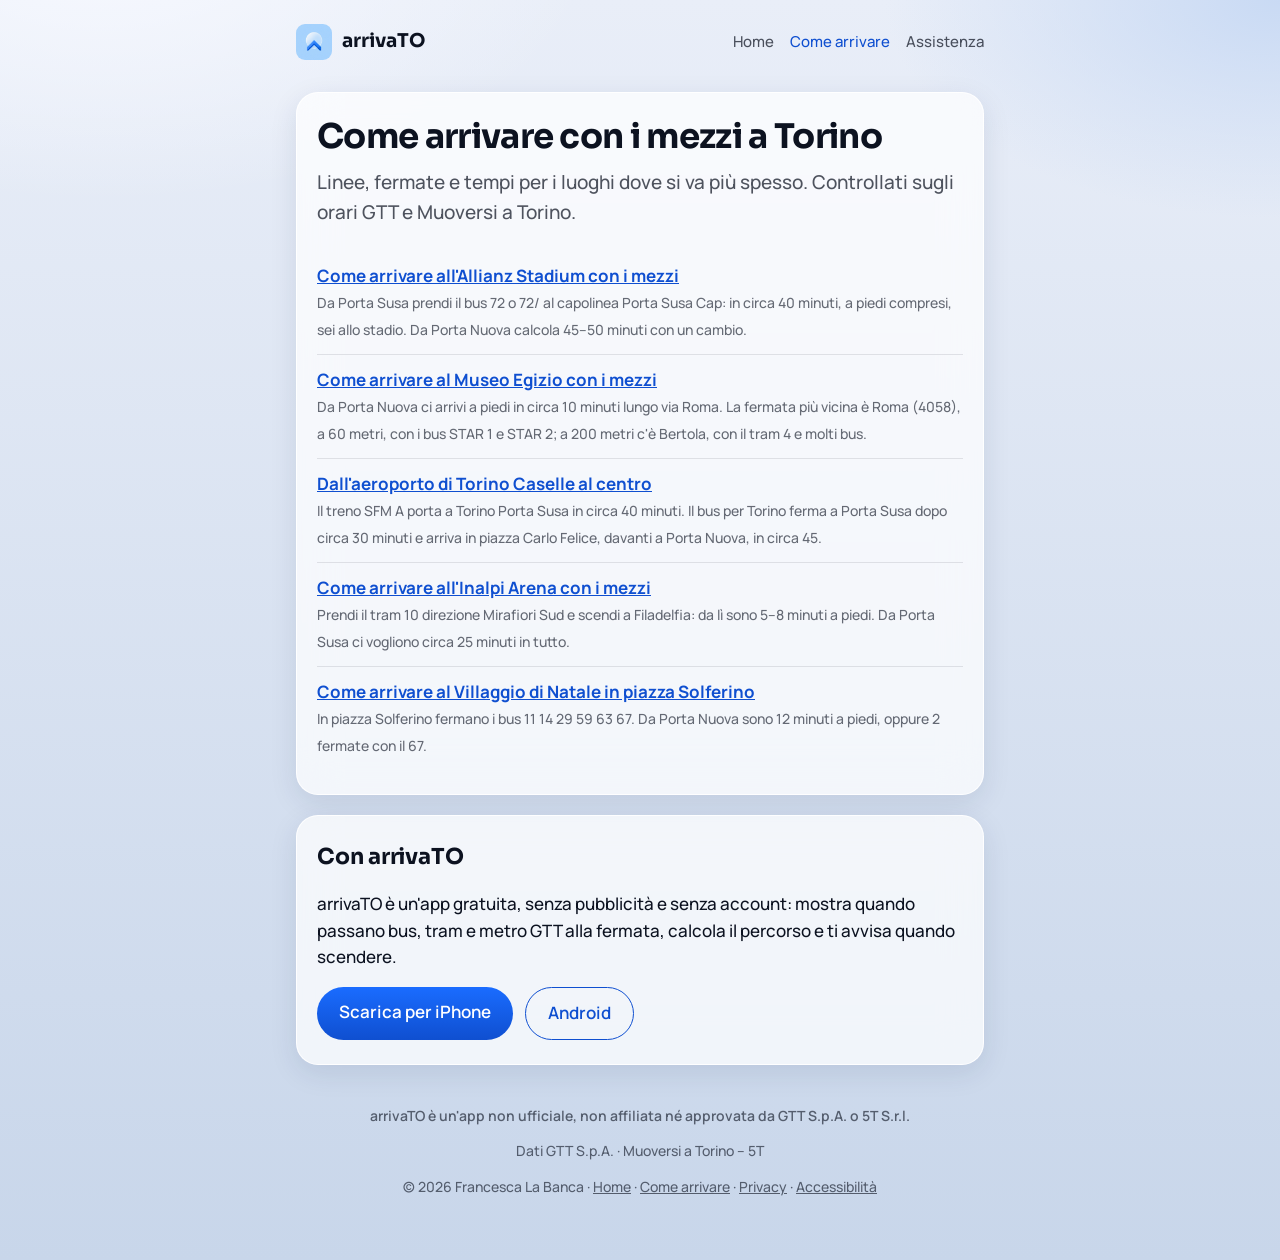
<file: come-arrivare/index.html>
<!doctype html>
<html lang="it">
<head>
  <meta charset="utf-8">
  <meta name="viewport" content="width=device-width, initial-scale=1">
  <title>Come arrivare con i mezzi GTT a Torino: stadio, arena, Museo Egizio, aeroporto – arrivaTO</title>
  <meta name="description" content="Guide pratiche per arrivare con bus, tram e metro GTT nei luoghi più cercati di Torino: Allianz Stadium, Inalpi Arena, Museo Egizio, Villaggio di Natale, aeroporto di Caselle.">
  <link rel="canonical" href="https://arrivato.flbanca.it/come-arrivare/">
  <meta property="og:type" content="article">
  <meta property="og:locale" content="it_IT">
  <meta property="og:site_name" content="arrivaTO">
  <meta property="og:url" content="https://arrivato.flbanca.it/come-arrivare/">
  <meta property="og:title" content="Come arrivare con i mezzi GTT a Torino: stadio, arena, Museo Egizio, aeroporto – arrivaTO">
  <meta property="og:description" content="Guide pratiche per arrivare con bus, tram e metro GTT nei luoghi più cercati di Torino: Allianz Stadium, Inalpi Arena, Museo Egizio, Villaggio di Natale, aeroporto di Caselle.">
  <meta property="og:image" content="https://arrivato.flbanca.it/come-arrivare/og-index.jpg">
  <meta property="og:image:width" content="1200">
  <meta property="og:image:height" content="630">
  <meta property="og:image:alt" content="Come arrivare con i mezzi GTT a Torino: stadio, arena, Museo Egizio, aeroporto: guida di arrivaTO con linee e tempi.">
  <meta name="twitter:card" content="summary_large_image">
  <link rel="icon" href="../icon.png" type="image/png">
  <link rel="apple-touch-icon" href="../apple-touch-icon.png">
  <meta name="apple-itunes-app" content="app-id=6833643923">
  <link rel="stylesheet" href="../style.css">
  <link rel="stylesheet" href="come-arrivare.css">
  <script type="application/ld+json">
{
  "@context": "https://schema.org",
  "@type": "BreadcrumbList",
  "itemListElement": [
    {
      "@type": "ListItem",
      "position": 1,
      "name": "arrivaTO",
      "item": "https://arrivato.flbanca.it/"
    },
    {
      "@type": "ListItem",
      "position": 2,
      "name": "Come arrivare",
      "item": "https://arrivato.flbanca.it/come-arrivare/"
    }
  ]
}
  </script>
</head>
<body>
  <div class="wrap">
    <nav>
      <a class="brand" href="../"><img src="../icon.png" alt="">arrivaTO</a>
      <div class="links">
        <a href="../">Home</a>
        <a href="./" aria-current="page">Come arrivare</a>
        <a href="../supporto.html">Assistenza</a>
      </div>
    </nav>

    <main>
      <section class="card">
        <h1>Come arrivare con i mezzi a Torino</h1>
        <p class="lede">Linee, fermate e tempi per i luoghi dove si va più spesso. Controllati sugli orari GTT e Muoversi a Torino.</p>
        <ul class="places">
          <li><a href="allianz-stadium.html">Come arrivare all'Allianz Stadium con i mezzi</a><br><span class="meta">Da Porta Susa prendi il bus 72 o 72/ al capolinea Porta Susa Cap: in circa 40 minuti, a piedi compresi, sei allo stadio. Da Porta Nuova calcola 45–50 minuti con un cambio.</span></li>
          <li><a href="museo-egizio.html">Come arrivare al Museo Egizio con i mezzi</a><br><span class="meta">Da Porta Nuova ci arrivi a piedi in circa 10 minuti lungo via Roma. La fermata più vicina è Roma (4058), a 60 metri, con i bus STAR 1 e STAR 2; a 200 metri c'è Bertola, con il tram 4 e molti bus.</span></li>
          <li><a href="aeroporto-caselle.html">Dall'aeroporto di Torino Caselle al centro</a><br><span class="meta">Il treno SFM A porta a Torino Porta Susa in circa 40 minuti. Il bus per Torino ferma a Porta Susa dopo circa 30 minuti e arriva in piazza Carlo Felice, davanti a Porta Nuova, in circa 45.</span></li>
          <li><a href="inalpi-arena.html">Come arrivare all'Inalpi Arena con i mezzi</a><br><span class="meta">Prendi il tram 10 direzione Mirafiori Sud e scendi a Filadelfia: da lì sono 5–8 minuti a piedi. Da Porta Susa ci vogliono circa 25 minuti in tutto.</span></li>
          <li><a href="villaggio-di-natale.html">Come arrivare al Villaggio di Natale in piazza Solferino</a><br><span class="meta">In piazza Solferino fermano i bus 11 14 29 59 63 67. Da Porta Nuova sono 12 minuti a piedi, oppure 2 fermate con il 67.</span></li>
        </ul>
      </section>
      <section class="card">
        <h2 style="margin-top:0">Con arrivaTO</h2>
        <p>arrivaTO è un'app gratuita, senza pubblicità e senza account: mostra quando passano bus, tram e metro GTT alla fermata, calcola il percorso e ti avvisa quando scendere.</p>
        <div class="cta">
          <a class="button" href="https://apps.apple.com/it/app/arrivato/id6833643923">Scarica per iPhone</a>
          <a class="button secondary" href="../android.html">Android</a>
        </div>
      </section>
    </main>

    <footer>
      <p class="unofficial">arrivaTO è un'app non ufficiale, non affiliata né approvata da GTT S.p.A. o 5T S.r.l.</p>
      <p>Dati GTT S.p.A. · Muoversi a Torino – 5T</p>
      <p>© 2026 Francesca La Banca · <a href="../">Home</a> · <a href="./">Come arrivare</a> · <a href="../privacy.html">Privacy</a> · <a href="../accessibilita.html">Accessibilità</a></p>
    </footer>
  </div>
</body>
</html>
</file>
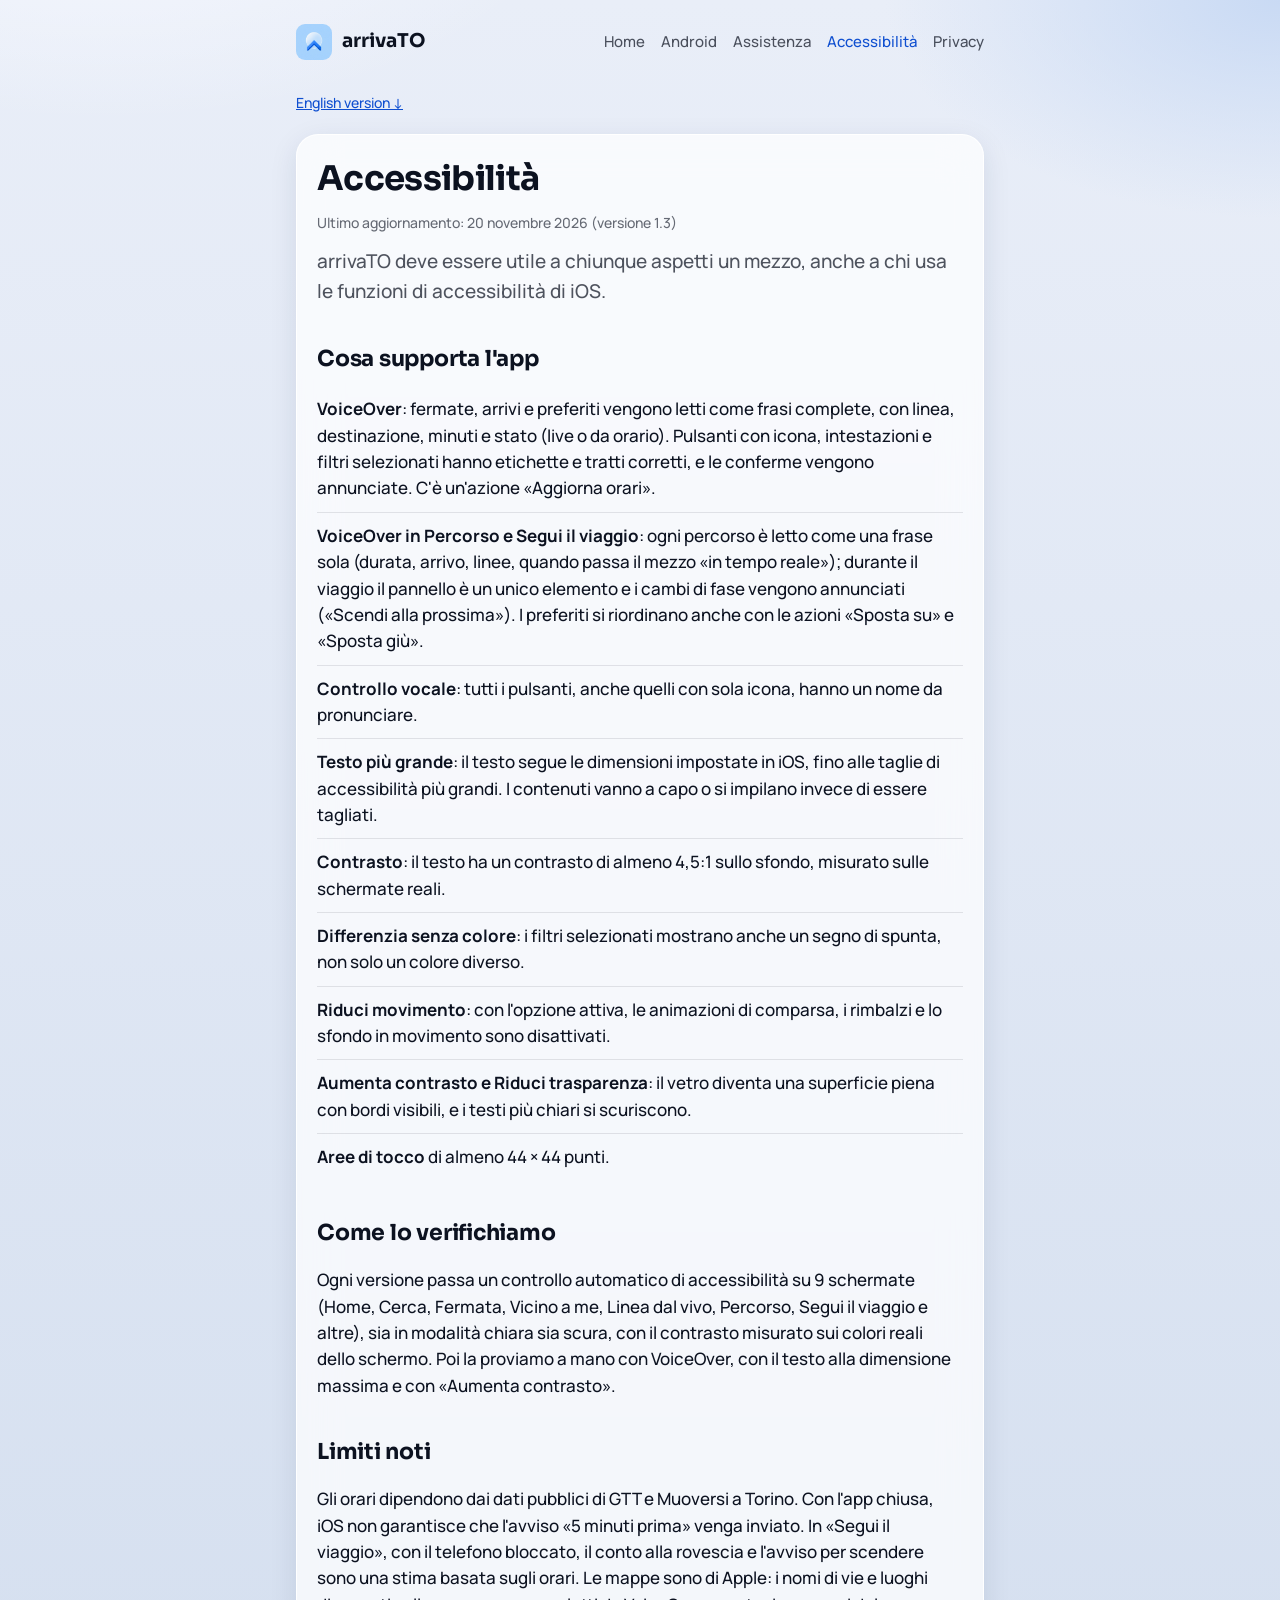
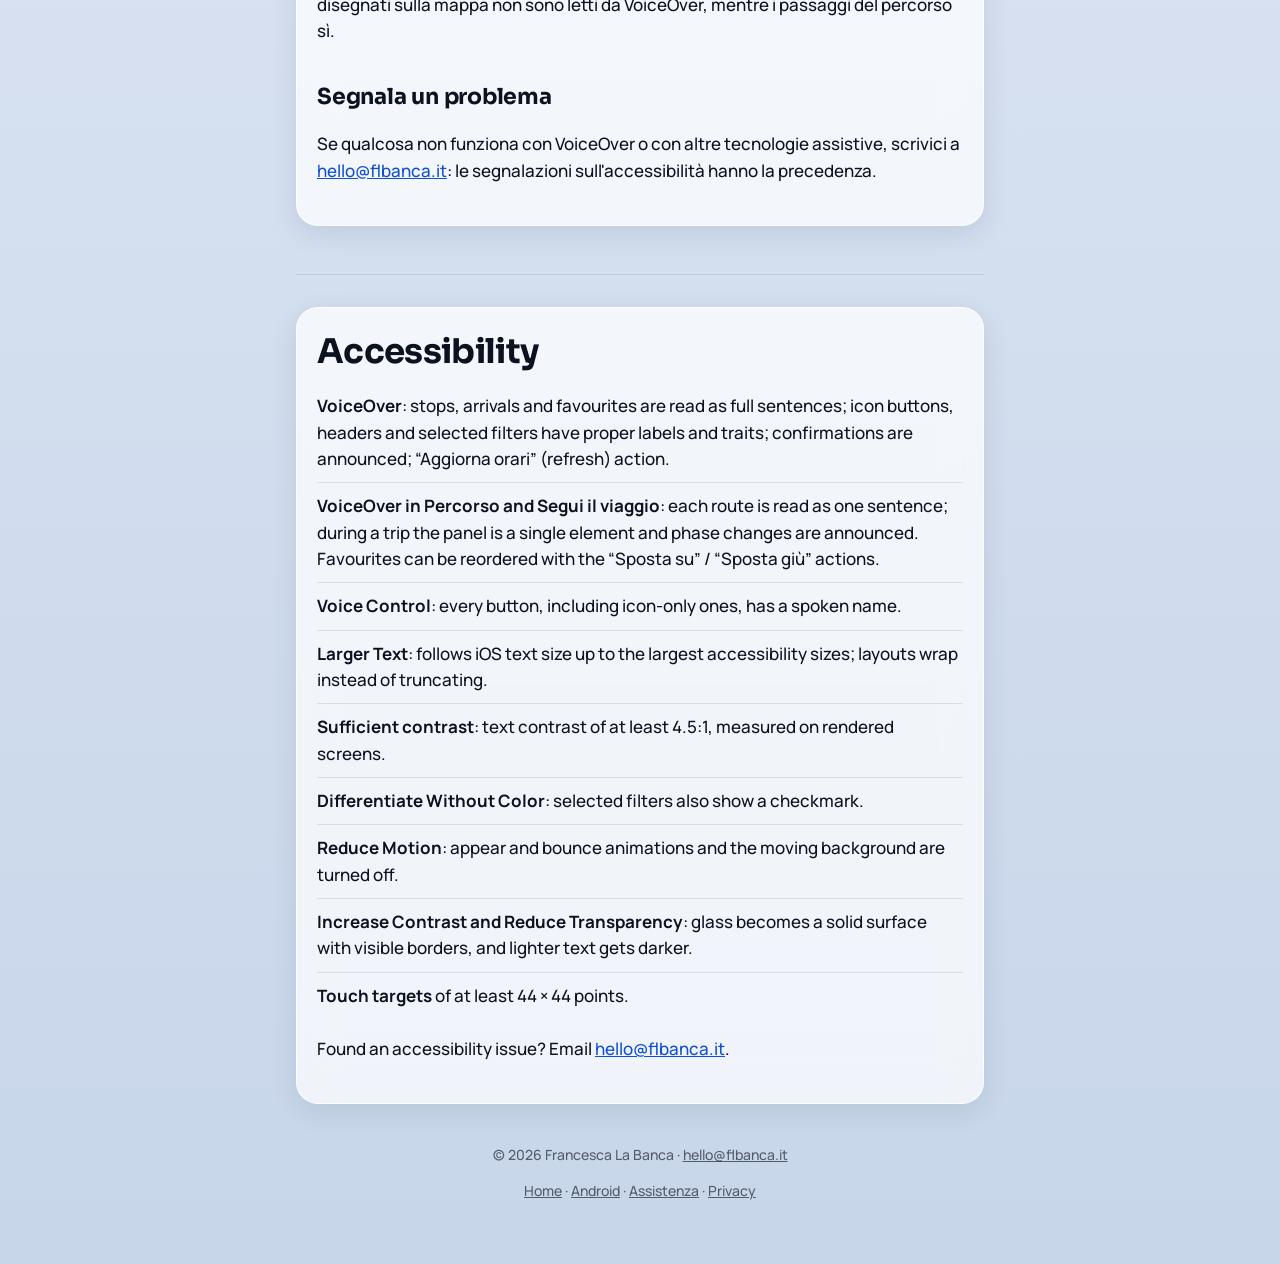
<file: accessibilita.html>
<!doctype html>
<html lang="it">
<head>
  <meta charset="utf-8">
  <meta name="viewport" content="width=device-width, initial-scale=1">
  <title>Accessibilità – arrivaTO, orari bus e tram a Torino</title>
  <meta name="description" content="Come arrivaTO, l'app per gli orari di bus, tram e metro a Torino, supporta VoiceOver, Controllo vocale, testo grande, riduzione del movimento e contrasto elevato.">
  <link rel="icon" href="icon.png">
  <link rel="apple-touch-icon" href="apple-touch-icon.png">
  <link rel="stylesheet" href="style.css">
  <link rel="canonical" href="https://arrivato.flbanca.it/accessibilita.html">
</head>
<body>
  <div class="wrap">
    <nav>
      <a class="brand" href="./"><img src="icon.png" alt="">arrivaTO</a>
      <div class="links">
        <a href="./">Home</a>
        <a href="android.html">Android</a>
        <a href="supporto.html">Assistenza</a>
        <a href="accessibilita.html" aria-current="page">Accessibilità</a>
        <a href="privacy.html">Privacy</a>
      </div>
    </nav>

    <p class="lang-switch"><a href="#en">English version ↓</a></p>

    <article class="card">
      <h1>Accessibilità</h1>
      <p class="meta">Ultimo aggiornamento: 20 novembre 2026 (versione 1.3)</p>
      <p class="lede">arrivaTO deve essere utile a chiunque aspetti un mezzo, anche a chi usa le funzioni di accessibilità di iOS.</p>

      <h2>Cosa supporta l'app</h2>
      <ul class="features">
        <li><strong>VoiceOver</strong>: fermate, arrivi e preferiti vengono letti come frasi complete, con linea, destinazione, minuti e stato (live o da orario). Pulsanti con icona, intestazioni e filtri selezionati hanno etichette e tratti corretti, e le conferme vengono annunciate. C'è un'azione «Aggiorna orari».</li>
        <li><strong>VoiceOver in Percorso e Segui il viaggio</strong>: ogni percorso è letto come una frase sola (durata, arrivo, linee, quando passa il mezzo «in tempo reale»); durante il viaggio il pannello è un unico elemento e i cambi di fase vengono annunciati («Scendi alla prossima»). I preferiti si riordinano anche con le azioni «Sposta su» e «Sposta giù».</li>
        <li><strong>Controllo vocale</strong>: tutti i pulsanti, anche quelli con sola icona, hanno un nome da pronunciare.</li>
        <li><strong>Testo più grande</strong>: il testo segue le dimensioni impostate in iOS, fino alle taglie di accessibilità più grandi. I contenuti vanno a capo o si impilano invece di essere tagliati.</li>
        <li><strong>Contrasto</strong>: il testo ha un contrasto di almeno 4,5:1 sullo sfondo, misurato sulle schermate reali.</li>
        <li><strong>Differenzia senza colore</strong>: i filtri selezionati mostrano anche un segno di spunta, non solo un colore diverso.</li>
        <li><strong>Riduci movimento</strong>: con l'opzione attiva, le animazioni di comparsa, i rimbalzi e lo sfondo in movimento sono disattivati.</li>
        <li><strong>Aumenta contrasto e Riduci trasparenza</strong>: il vetro diventa una superficie piena con bordi visibili, e i testi più chiari si scuriscono.</li>
        <li><strong>Aree di tocco</strong> di almeno 44 × 44 punti.</li>
      </ul>

      <h2>Come lo verifichiamo</h2>
      <p>Ogni versione passa un controllo automatico di accessibilità su 9 schermate (Home, Cerca, Fermata, Vicino a me, Linea dal vivo, Percorso, Segui il viaggio e altre), sia in modalità chiara sia scura, con il contrasto misurato sui colori reali dello schermo. Poi la proviamo a mano con VoiceOver, con il testo alla dimensione massima e con «Aumenta contrasto».</p>

      <h2>Limiti noti</h2>
      <p>Gli orari dipendono dai dati pubblici di GTT e Muoversi a Torino. Con l'app chiusa, iOS non garantisce che l'avviso «5 minuti prima» venga inviato. In «Segui il viaggio», con il telefono bloccato, il conto alla rovescia e l'avviso per scendere sono una stima basata sugli orari. Le mappe sono di Apple: i nomi di vie e luoghi disegnati sulla mappa non sono letti da VoiceOver, mentre i passaggi del percorso sì.</p>

      <h2>Segnala un problema</h2>
      <p>Se qualcosa non funziona con VoiceOver o con altre tecnologie assistive, scrivici a <a href="mailto:hello@flbanca.it?subject=arrivaTO%20accessibilit%C3%A0">hello@flbanca.it</a>: le segnalazioni sull'accessibilità hanno la precedenza.</p>
    </article>

    <hr id="en">

    <article class="card" lang="en">
      <h1>Accessibility</h1>
      <ul class="features">
        <li><strong>VoiceOver</strong>: stops, arrivals and favourites are read as full sentences; icon buttons, headers and selected filters have proper labels and traits; confirmations are announced; “Aggiorna orari” (refresh) action.</li>
        <li><strong>VoiceOver in Percorso and Segui il viaggio</strong>: each route is read as one sentence; during a trip the panel is a single element and phase changes are announced. Favourites can be reordered with the “Sposta su” / “Sposta giù” actions.</li>
        <li><strong>Voice Control</strong>: every button, including icon-only ones, has a spoken name.</li>
        <li><strong>Larger Text</strong>: follows iOS text size up to the largest accessibility sizes; layouts wrap instead of truncating.</li>
        <li><strong>Sufficient contrast</strong>: text contrast of at least 4.5:1, measured on rendered screens.</li>
        <li><strong>Differentiate Without Color</strong>: selected filters also show a checkmark.</li>
        <li><strong>Reduce Motion</strong>: appear and bounce animations and the moving background are turned off.</li>
        <li><strong>Increase Contrast and Reduce Transparency</strong>: glass becomes a solid surface with visible borders, and lighter text gets darker.</li>
        <li><strong>Touch targets</strong> of at least 44 × 44 points.</li>
      </ul>
      <p>Found an accessibility issue? Email <a href="mailto:hello@flbanca.it?subject=arrivaTO%20accessibility">hello@flbanca.it</a>.</p>
    </article>

    <footer>
      <p>© 2026 Francesca La Banca · <a href="mailto:hello@flbanca.it">hello@flbanca.it</a></p>
      <p><a href="./">Home</a> · <a href="android.html">Android</a> · <a href="supporto.html">Assistenza</a> · <a href="privacy.html">Privacy</a></p>
    </footer>
  </div>
</body>
</html>
</file>
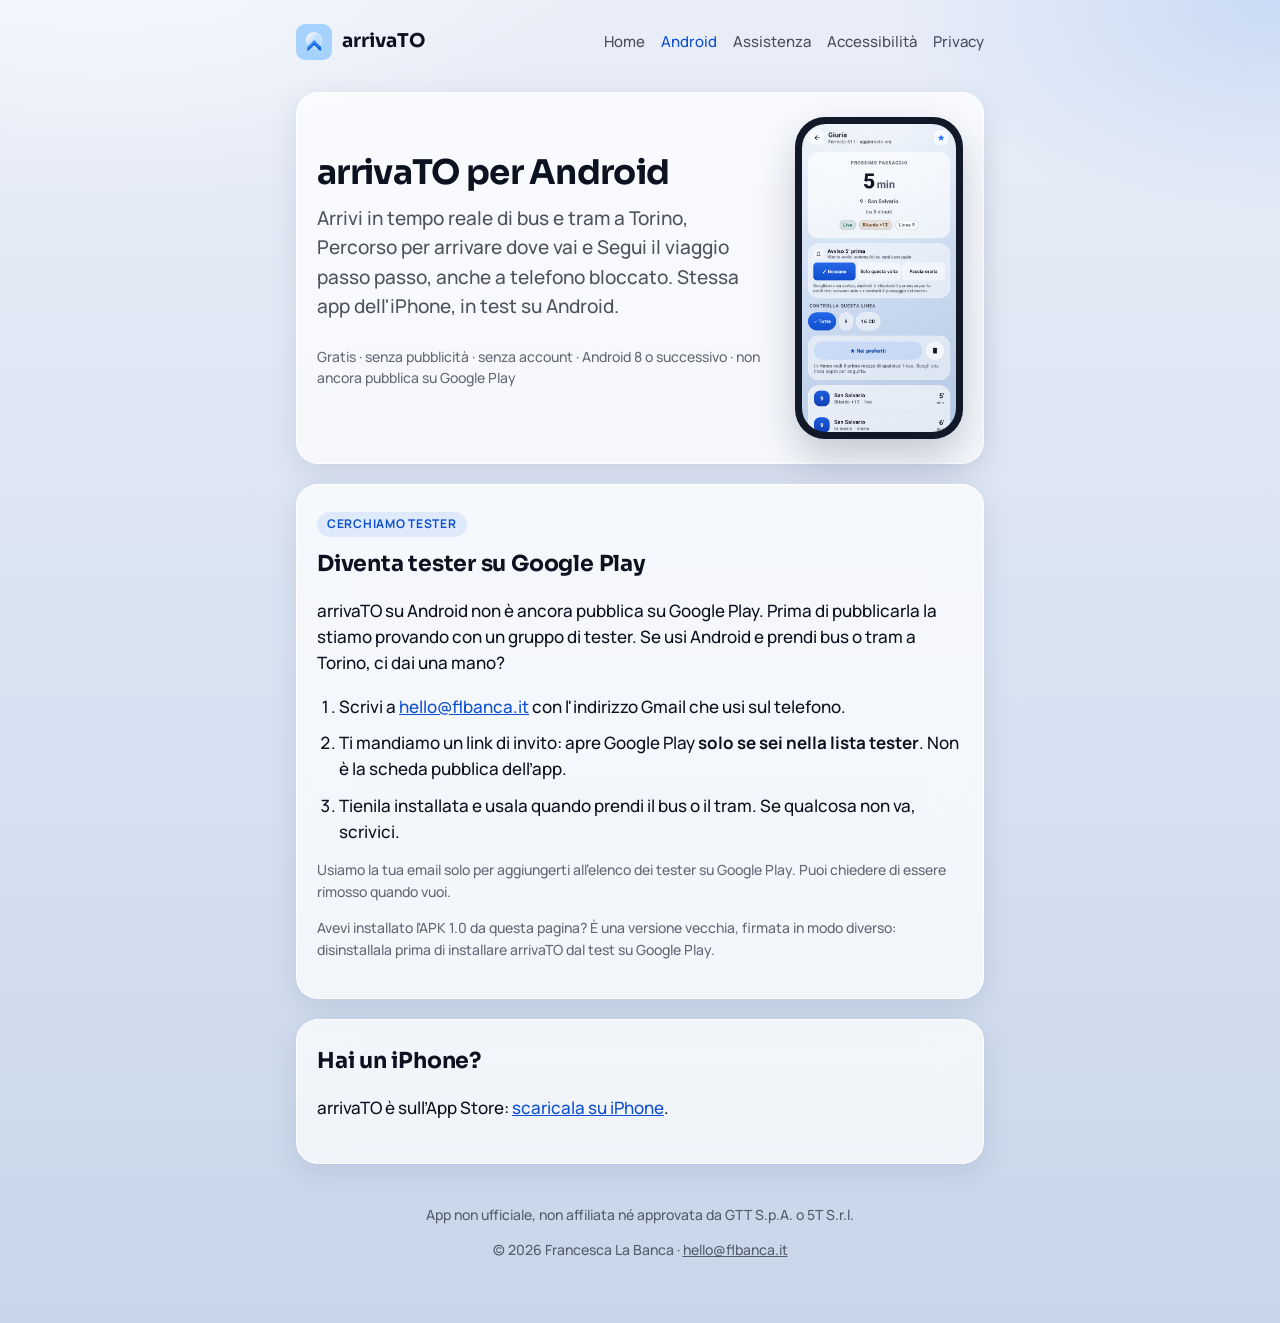
<file: android.html>
<!doctype html>
<html lang="it">
<head>
  <meta charset="utf-8">
  <meta name="viewport" content="width=device-width, initial-scale=1">
  <title>arrivaTO per Android – orari bus e tram GTT a Torino, in test</title>
  <meta name="description" content="arrivaTO per Android, l'app non ufficiale per gli orari di bus, tram e metro GTT a Torino, è in test su Google Play: cerchiamo persone che la provino. Gratis, senza pubblicità.">
  <link rel="canonical" href="https://arrivato.flbanca.it/android.html">
  <link rel="icon" href="icon.png">
  <link rel="apple-touch-icon" href="apple-touch-icon.png">
  <link rel="stylesheet" href="style.css">
  <style>
    .intro { display: grid; grid-template-columns: 1fr auto; gap: 24px; align-items: center; }
    .intro .phone {
      width: 168px; padding: 7px; border-radius: 30px; background: #111827;
      box-shadow: 0 18px 40px rgba(16, 32, 64, 0.22);
    }
    .intro .phone img { width: 100%; height: auto; border-radius: 24px; display: block; }
    .steps { margin: 0; padding-left: 1.3em; }
    .steps li { margin: 0 0 10px; }
    .steps li:last-child { margin-bottom: 0; }
    .tag {
      display: inline-block; font-size: 12px; font-weight: 700; letter-spacing: 0.06em; text-transform: uppercase;
      color: var(--accent-deep); background: rgba(26, 108, 255, 0.1); border-radius: 999px; padding: 3px 10px; margin-bottom: 10px;
    }
    @media (max-width: 560px) {
      .intro { grid-template-columns: 1fr; }
      .intro .phone { width: 150px; margin: 0 auto; }
    }
  </style>
</head>
<body>
  <div class="wrap">
    <nav>
      <a class="brand" href="./"><img src="icon.png" alt="">arrivaTO</a>
      <div class="links">
        <a href="./">Home</a>
        <a href="android.html" aria-current="page">Android</a>
        <a href="supporto.html">Assistenza</a>
        <a href="accessibilita.html">Accessibilità</a>
        <a href="privacy.html">Privacy</a>
      </div>
    </nav>

    <section class="card intro">
      <div>
        <h1>arrivaTO per Android</h1>
        <p class="lede">Arrivi in tempo reale di bus e tram a Torino, Percorso per arrivare dove vai e Segui il viaggio passo passo, anche a telefono bloccato. Stessa app dell'iPhone, in test su Android.</p>
        <p class="meta">Gratis · senza pubblicità · senza account · Android 8 o successivo · non ancora pubblica su Google Play</p>
      </div>
      <div class="phone"><img src="shot-android-stop.png" width="540" height="1080" alt="arrivaTO su Android: fermata Giuria, prossimo passaggio linea 9 tra 5 minuti, in tempo reale"></div>
    </section>

    <section class="card" id="play">
      <span class="tag">Cerchiamo tester</span>
      <h2 style="margin-top:0">Diventa tester su Google Play</h2>
      <p>arrivaTO su Android non è ancora pubblica su Google Play. Prima di pubblicarla la stiamo provando con un gruppo di tester. Se usi Android e prendi bus o tram a Torino, ci dai una mano?</p>
      <ol class="steps">
        <li>Scrivi a <a href="mailto:hello@flbanca.it?subject=Tester%20Android%20arrivaTO&amp;body=Ciao%2C%20vorrei%20provare%20arrivaTO%20su%20Android.%20La%20mia%20email%20Google%20%28Gmail%29%20%C3%A8%3A%20">hello@flbanca.it</a> con l'indirizzo Gmail che usi sul telefono.</li>
        <li>Ti mandiamo un link di invito: apre Google Play <strong>solo se sei nella lista tester</strong>. Non è la scheda pubblica dell’app.</li>
        <li>Tienila installata e usala quando prendi il bus o il tram. Se qualcosa non va, scrivici.</li>
      </ol>
      <p class="meta">Usiamo la tua email solo per aggiungerti all'elenco dei tester su Google Play. Puoi chiedere di essere rimosso quando vuoi.</p>
      <p class="meta">Avevi installato l'APK 1.0 da questa pagina? È una versione vecchia, firmata in modo diverso: disinstallala prima di installare arrivaTO dal test su Google Play.</p>
    </section>

    <section class="card">
      <h2 style="margin-top:0">Hai un iPhone?</h2>
      <p>arrivaTO è sull’App Store: <a href="https://apps.apple.com/it/app/arrivato/id6833643923" target="_blank" rel="noopener noreferrer">scaricala su iPhone</a>.</p>
    </section>

    <footer>
      <p>App non ufficiale, non affiliata né approvata da GTT S.p.A. o 5T S.r.l.</p>
      <p>© 2026 Francesca La Banca · <a href="mailto:hello@flbanca.it">hello@flbanca.it</a></p>
    </footer>
  </div>
</body>
</html>
</file>
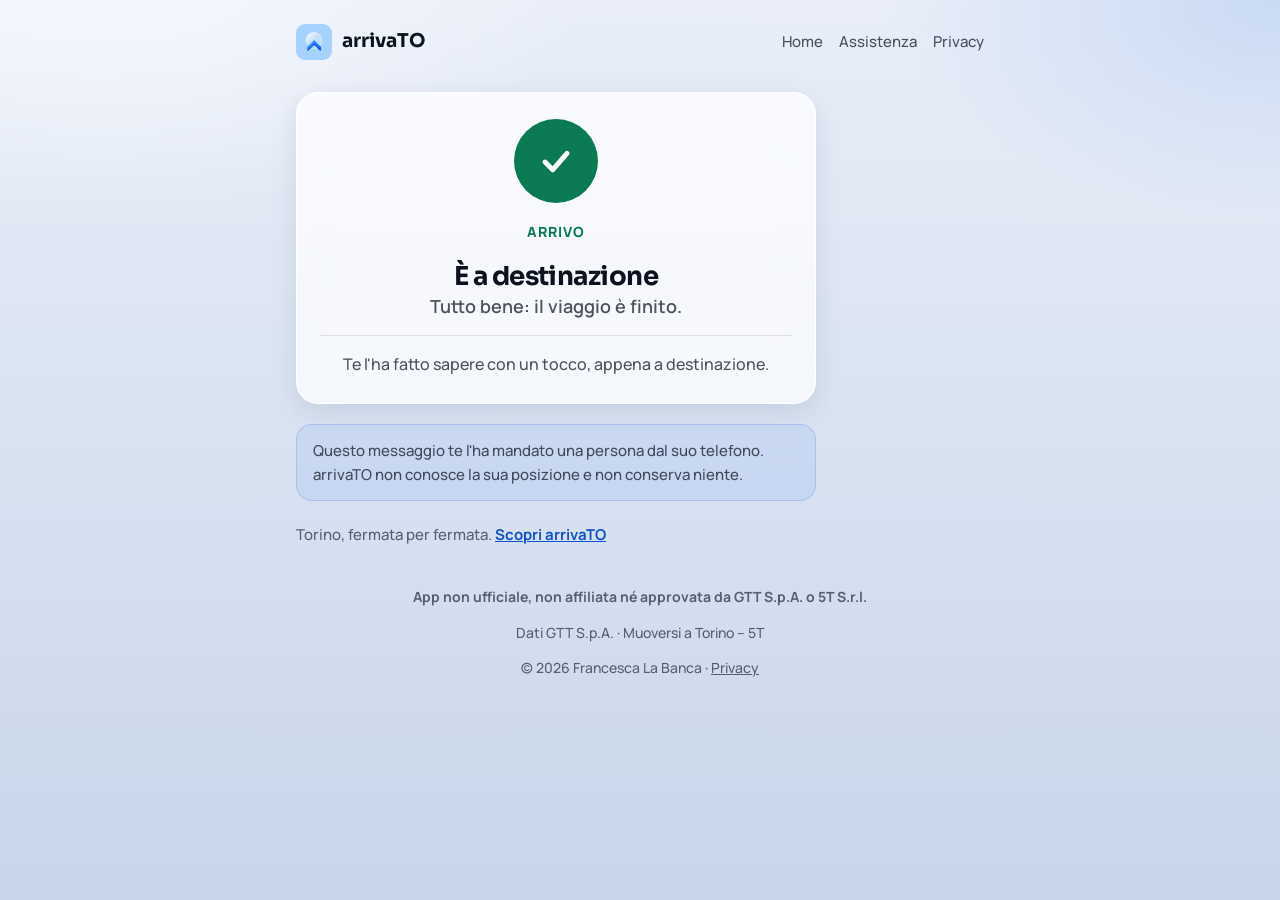
<file: arrivo.html>
<!doctype html>
<html lang="it">
<head>
  <meta charset="utf-8">
  <meta name="viewport" content="width=device-width, initial-scale=1">
  <title>A destinazione – arrivaTO</title>
  <meta name="description" content="Ti ha fatto sapere che è a destinazione: il viaggio è finito bene.">
  <meta name="color-scheme" content="light dark">
  <meta name="referrer" content="no-referrer">
  <meta name="robots" content="noindex">
  <link rel="canonical" href="https://arrivato.flbanca.it/arrivo.html">
  <meta property="og:type" content="website">
  <meta property="og:locale" content="it_IT">
  <meta property="og:site_name" content="arrivaTO">
  <meta property="og:url" content="https://arrivato.flbanca.it/arrivo.html">
  <meta property="og:title" content="A destinazione">
  <meta property="og:description" content="Ti ha fatto sapere che è a destinazione: il viaggio è finito bene.">
  <meta property="og:image" content="https://arrivato.flbanca.it/og-arrivo.jpg">
  <meta property="og:image:width" content="1200">
  <meta property="og:image:height" content="630">
  <meta property="og:image:alt" content="A destinazione con arrivaTO: la linea completata e un segno di spunta.">
  <meta name="twitter:card" content="summary_large_image">
  <link rel="icon" href="icon.png" type="image/png">
  <link rel="apple-touch-icon" href="apple-touch-icon.png">
  <meta name="apple-itunes-app" content="app-id=6833643923, app-argument=https://apps.apple.com/it/app/arrivato/id6833643923">
  <link rel="stylesheet" href="style.css">
  <link rel="stylesheet" href="avvisa.css">
</head>
<body>
  <div class="wrap">
    <nav>
      <a class="brand" href="./"><img src="icon.png" alt="">arrivaTO</a>
      <div class="links">
        <a href="./">Home</a>
        <a href="supporto.html">Assistenza</a>
        <a href="privacy.html">Privacy</a>
      </div>
    </nav>

    <main>
      <article class="card trip-card center">
        <div class="check" aria-hidden="true"><svg viewBox="0 0 40 40" fill="none"><path d="M10 21l7 7 13-15" stroke="currentColor" stroke-width="4.5" stroke-linecap="round" stroke-linejoin="round"/></svg></div>
        <p class="kicker ok">Arrivo</p>
        <h1 class="headline">È a destinazione <span class="hero-sub">Tutto bene: il viaggio è finito.</span></h1>
        <p class="promise">Te l'ha fatto sapere con un tocco, appena a destinazione.</p>
      </article>

      <p class="reassure">Questo messaggio te l'ha mandato una persona dal suo telefono. arrivaTO non conosce la sua posizione e non conserva niente.</p>

      <p class="made">Torino, fermata per fermata. <a href="./">Scopri arrivaTO</a></p>
    </main>

    <footer>
      <p class="unofficial">App non ufficiale, non affiliata né approvata da GTT S.p.A. o 5T S.r.l.</p>
      <p>Dati GTT S.p.A. · Muoversi a Torino – 5T</p>
      <p>© 2026 Francesca La Banca · <a href="privacy.html">Privacy</a></p>
    </footer>
  </div>

</body>
</html>
</file>
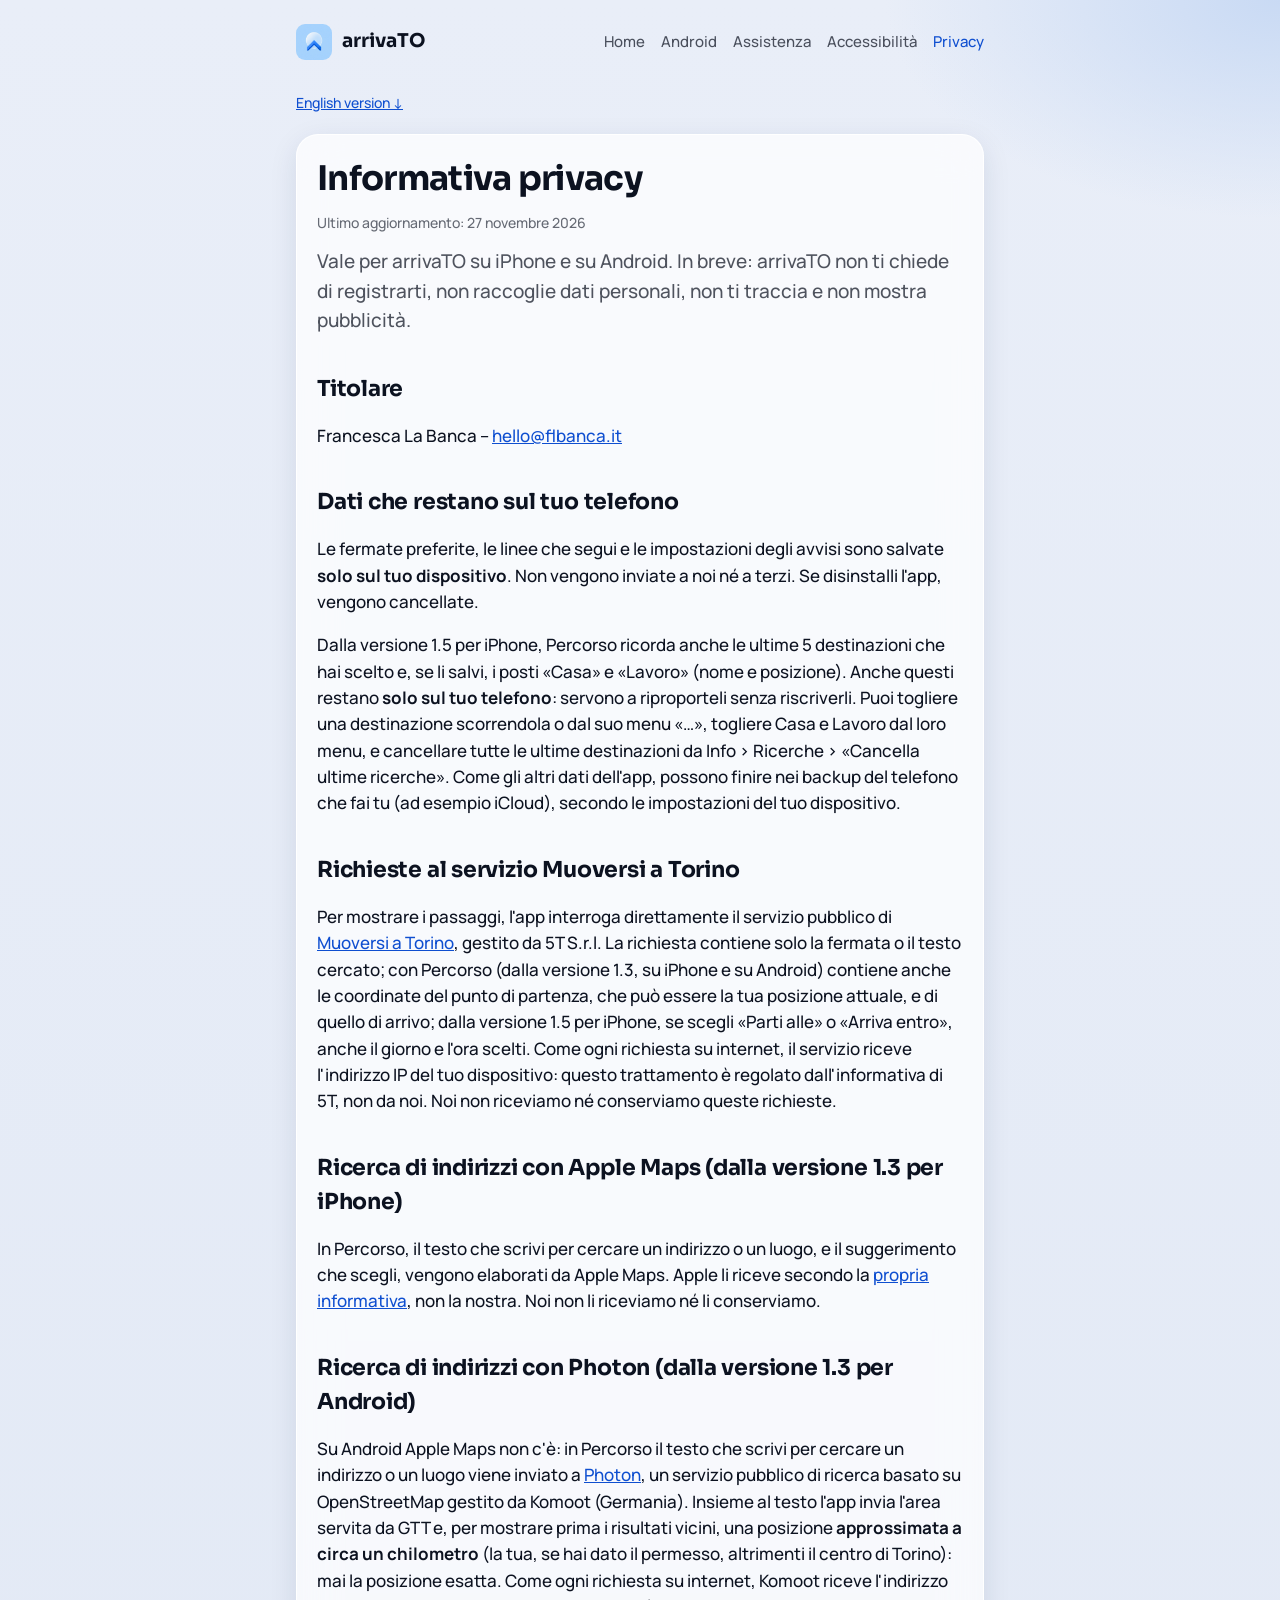
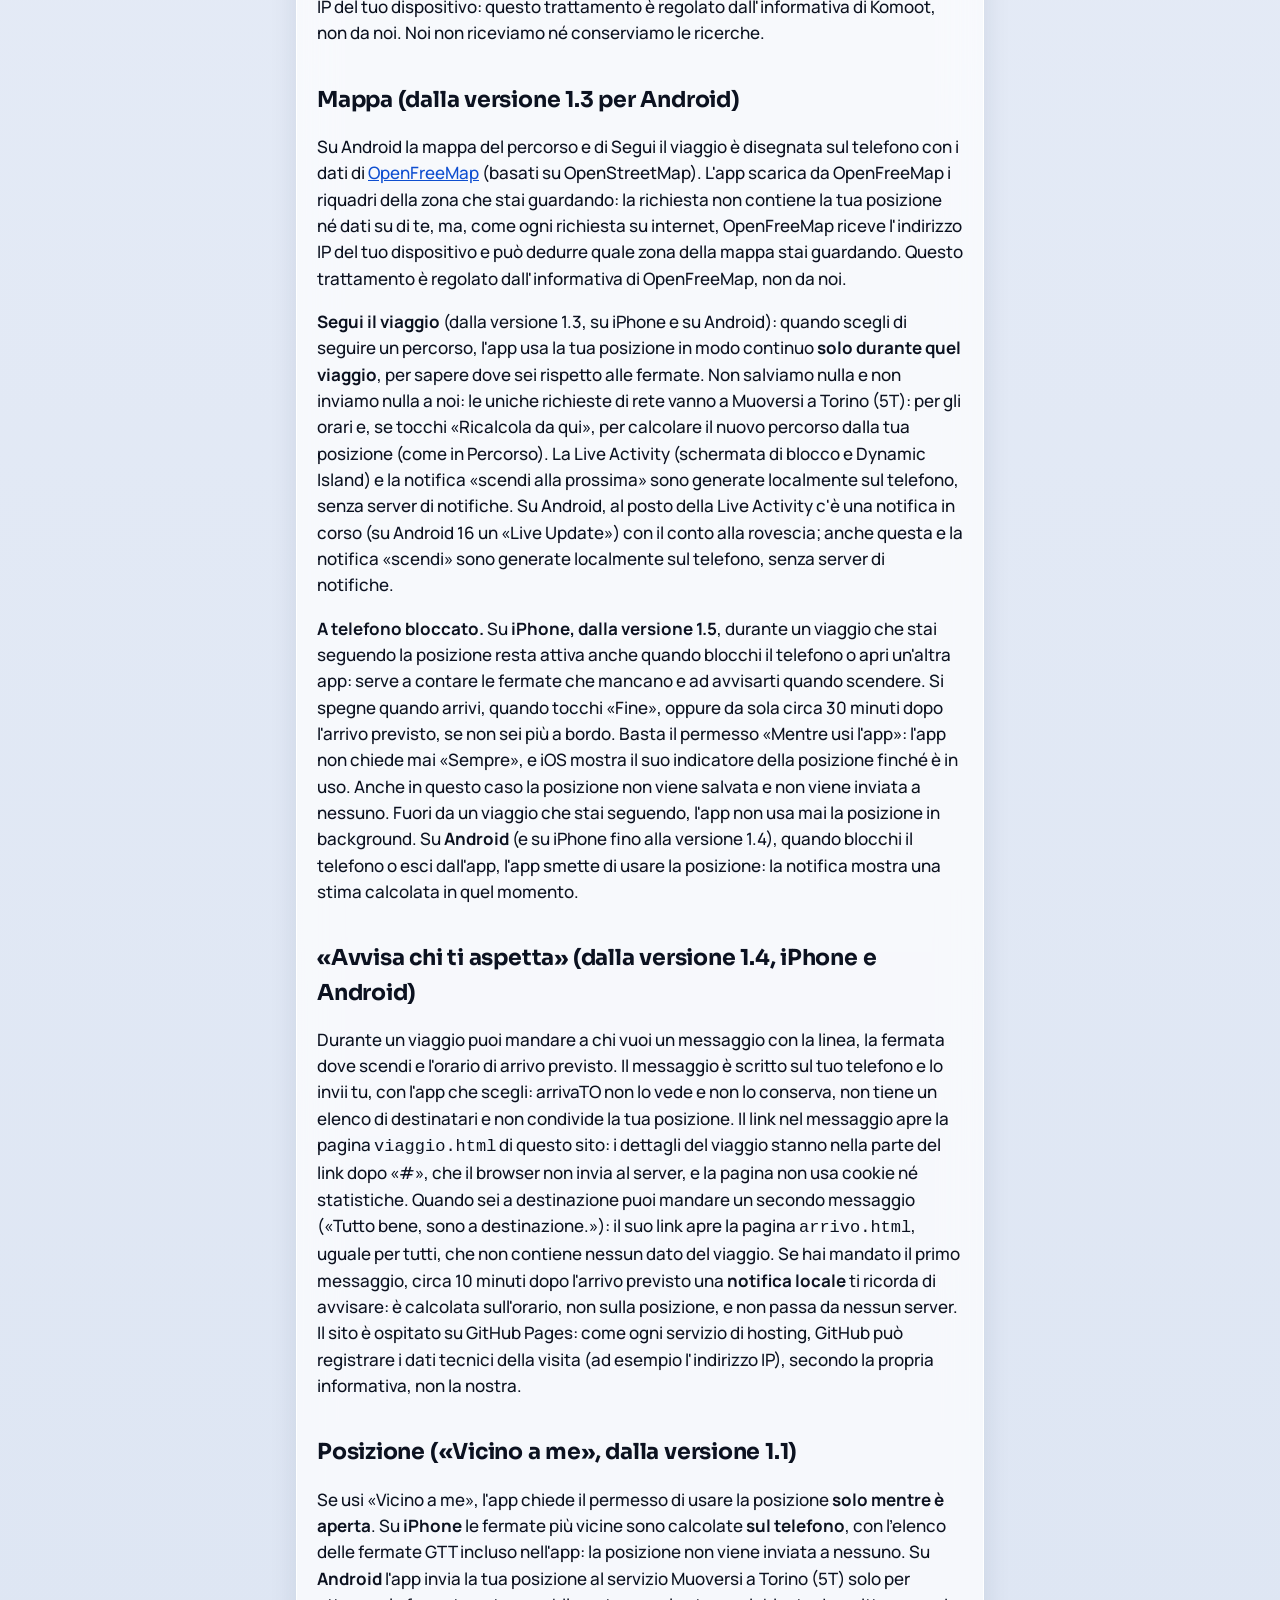
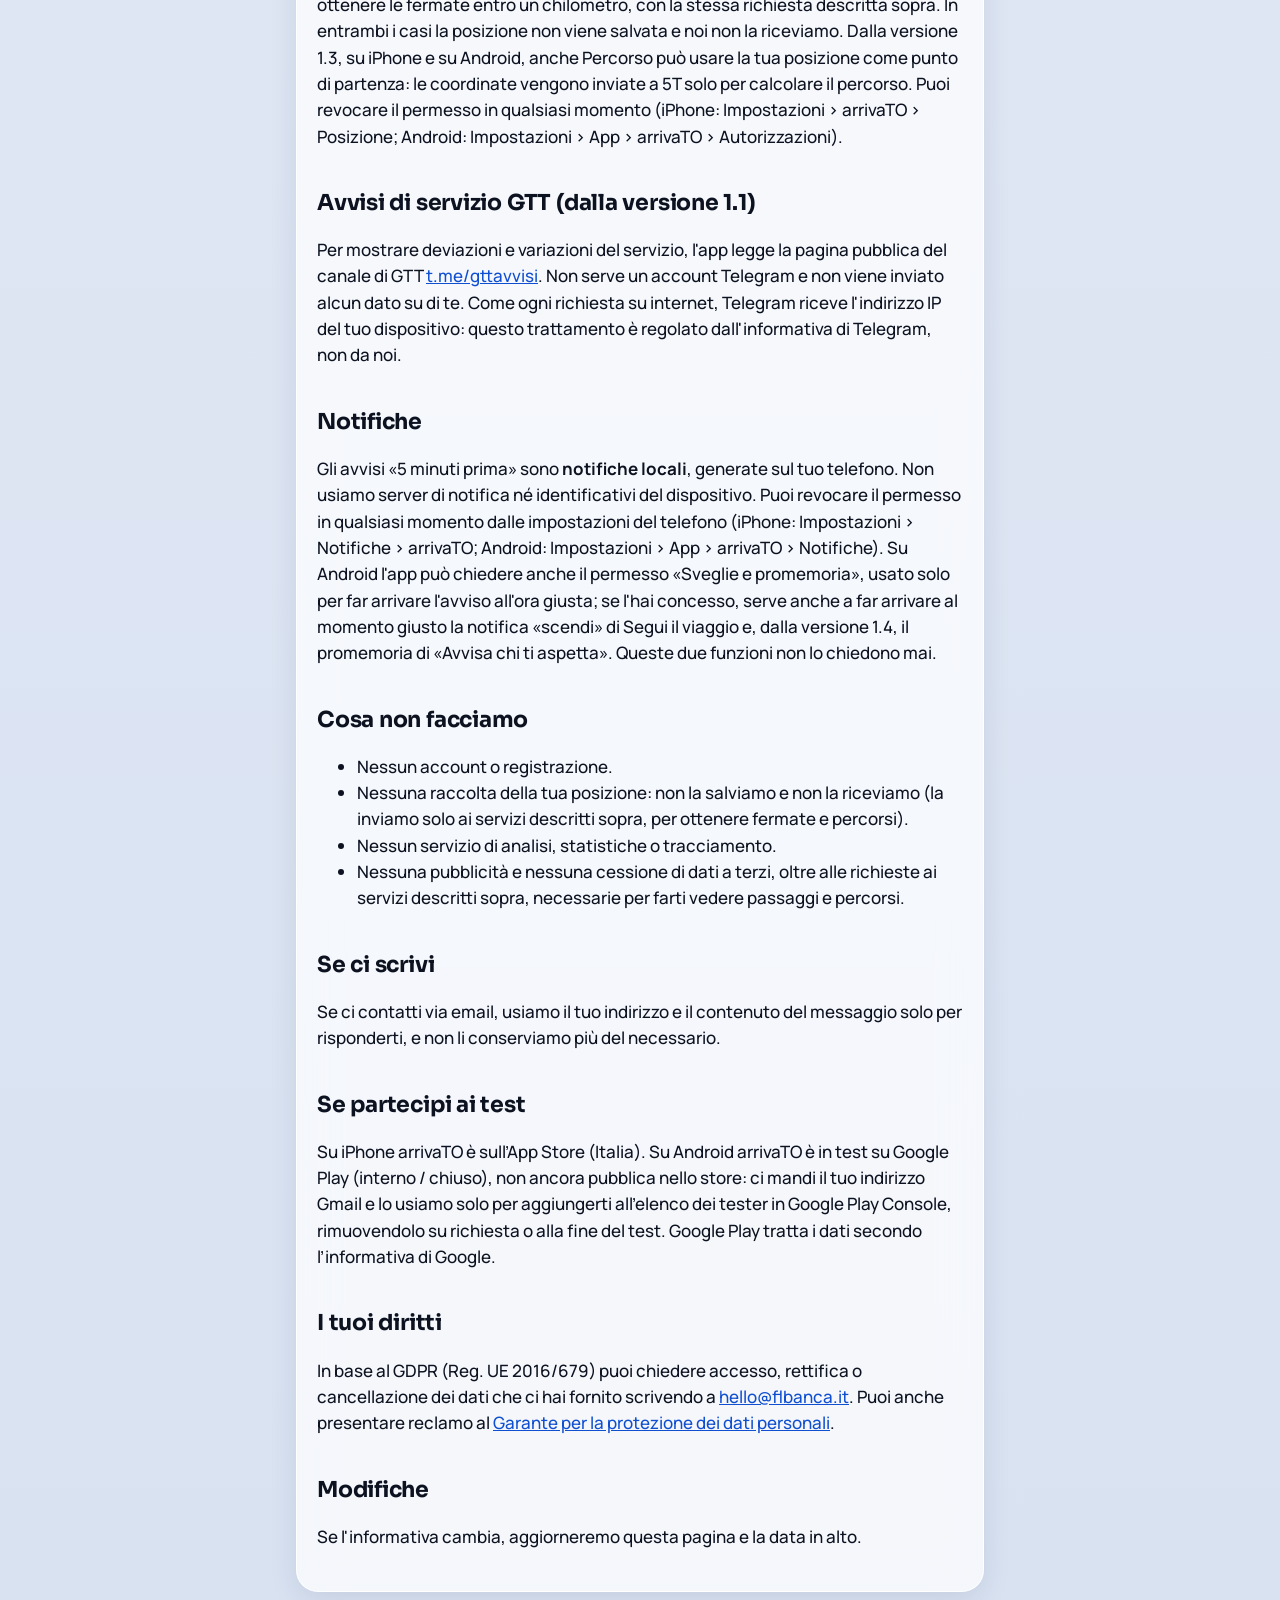
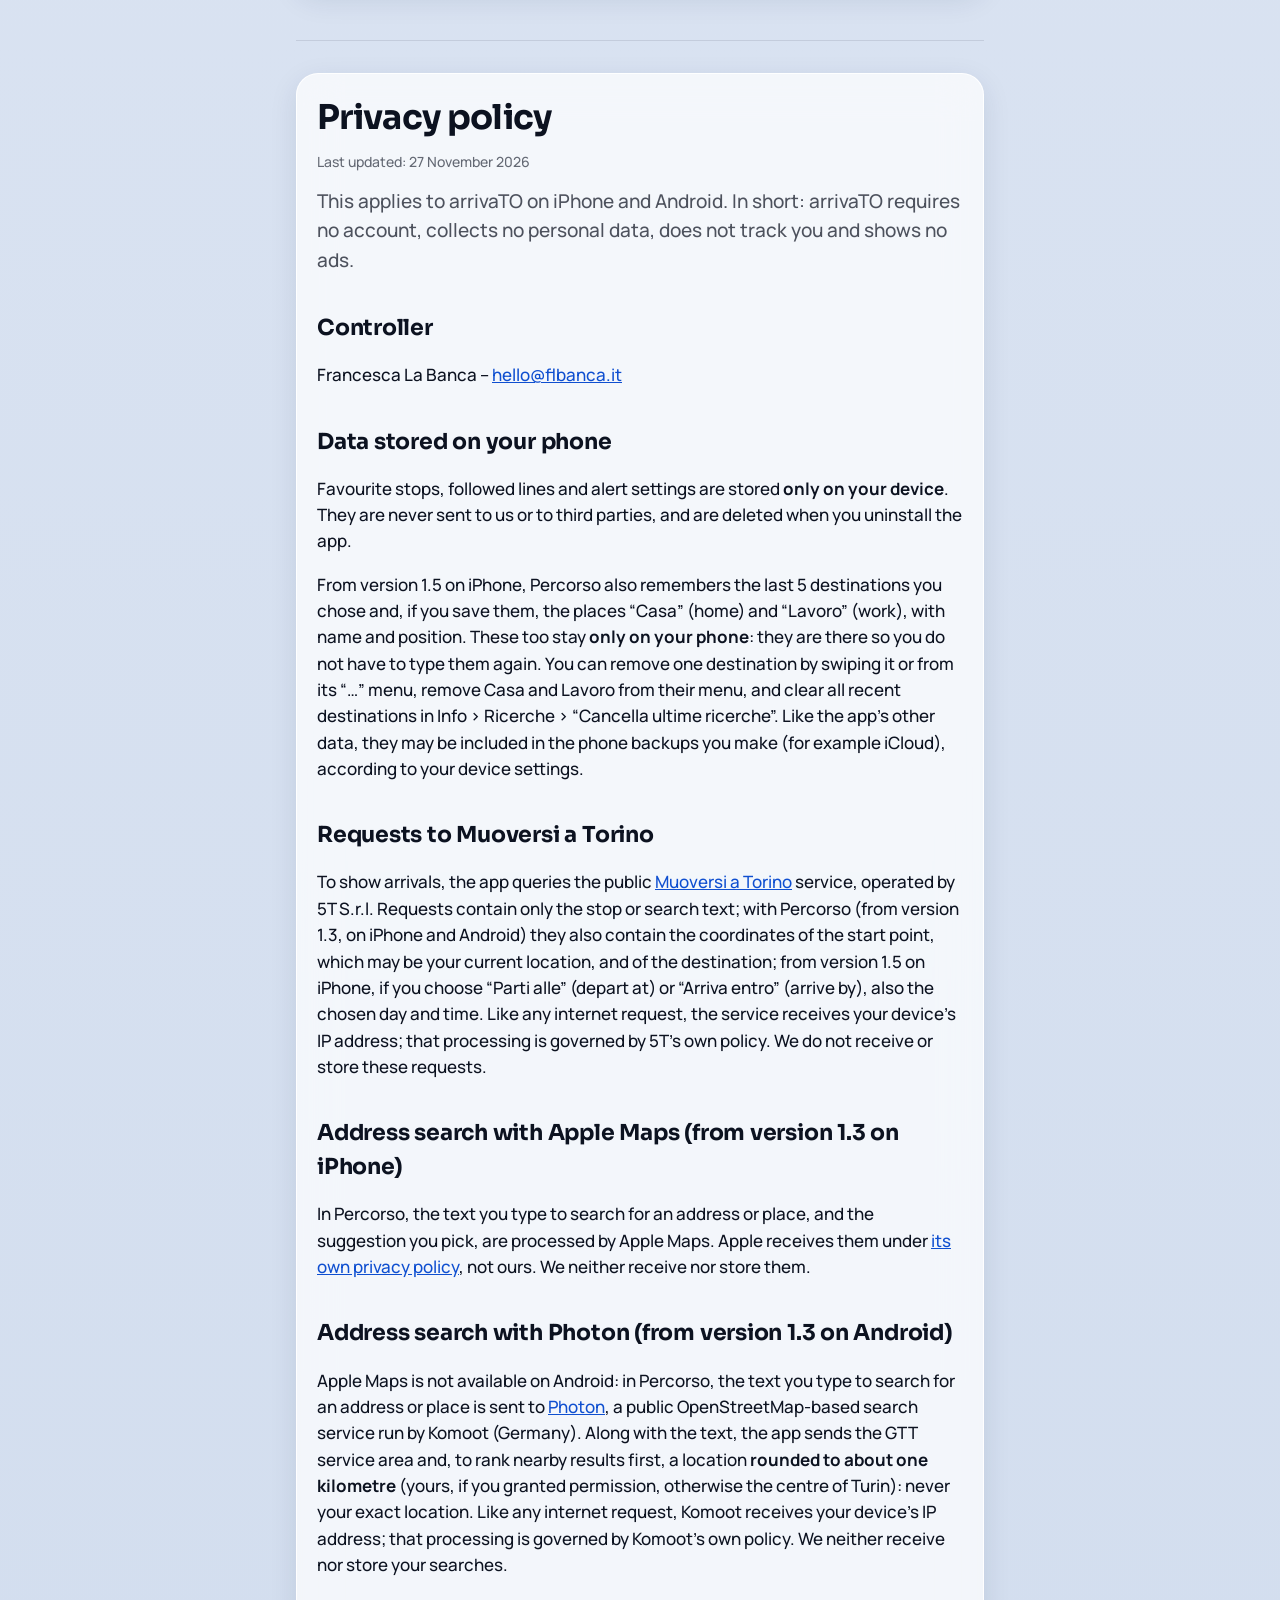
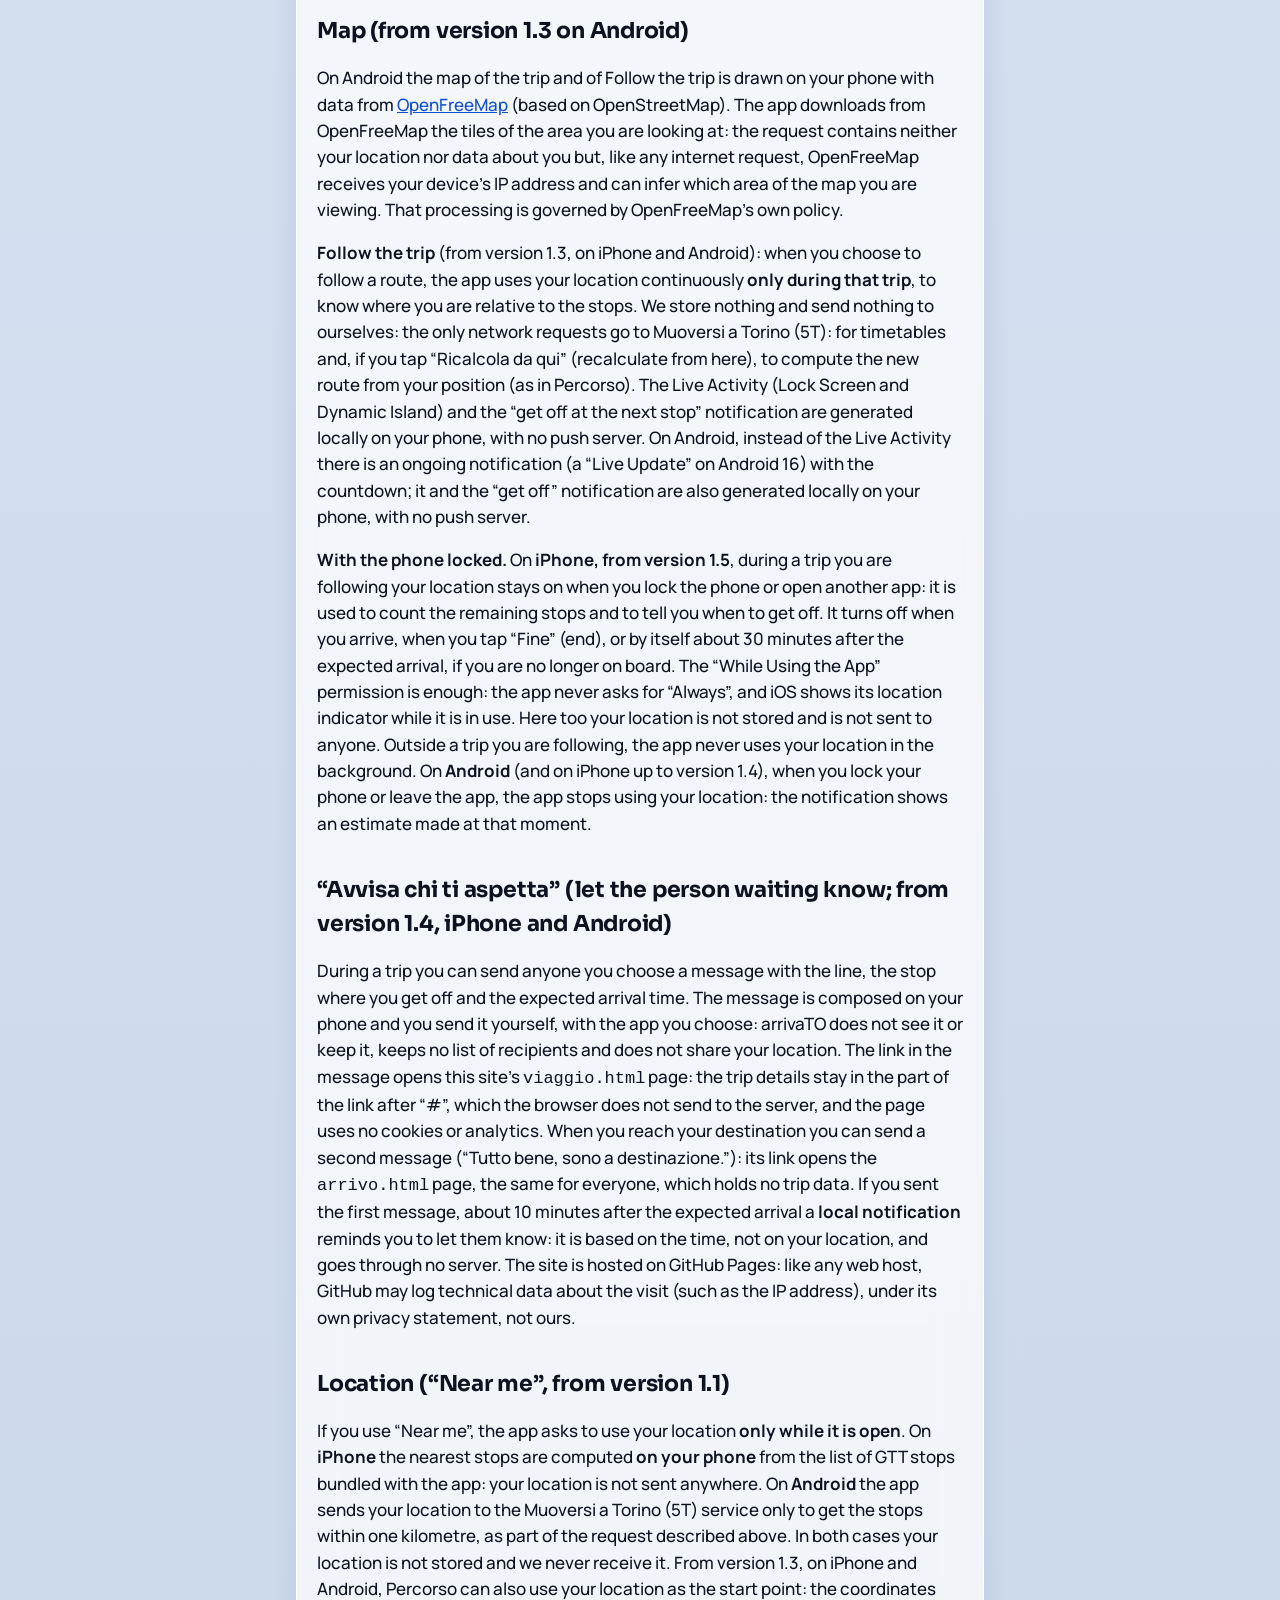
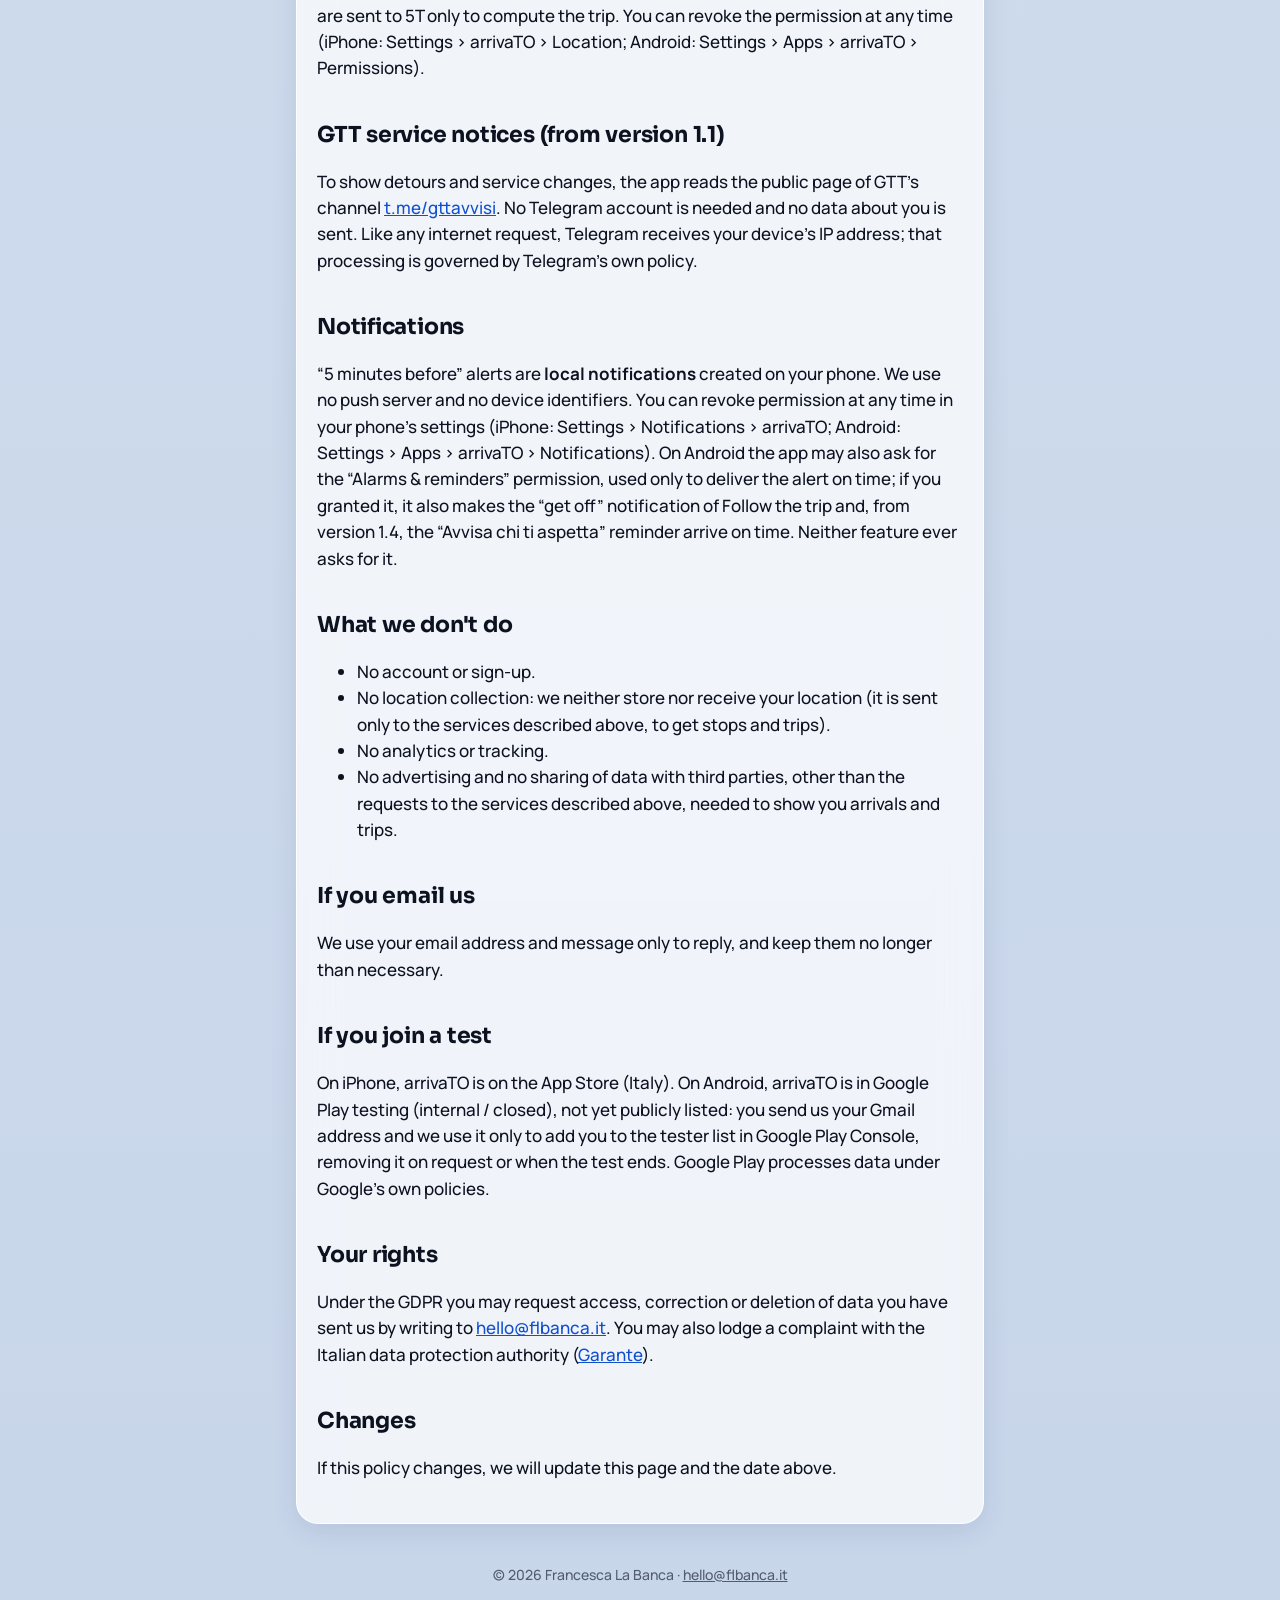
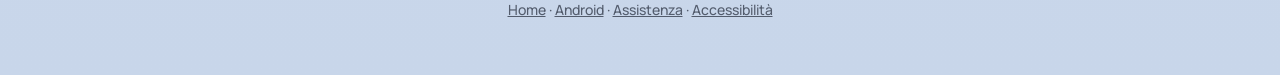
<file: privacy.html>
<!doctype html>
<html lang="it">
<head>
  <meta charset="utf-8">
  <meta name="viewport" content="width=device-width, initial-scale=1">
  <title>Privacy – arrivaTO, orari bus e tram a Torino</title>
  <meta name="description" content="Informativa privacy di arrivaTO, l'app per gli orari di bus, tram e metro a Torino. Nessun account, nessun dato personale raccolto, nessun tracciamento.">
  <link rel="icon" href="icon.png">
  <link rel="apple-touch-icon" href="apple-touch-icon.png">
  <link rel="stylesheet" href="style.css">
  <link rel="canonical" href="https://arrivato.flbanca.it/privacy.html">
</head>
<body>
  <div class="wrap">
    <nav>
      <a class="brand" href="./"><img src="icon.png" alt="">arrivaTO</a>
      <div class="links">
        <a href="./">Home</a>
        <a href="android.html">Android</a>
        <a href="supporto.html">Assistenza</a>
        <a href="accessibilita.html">Accessibilità</a>
        <a href="privacy.html" aria-current="page">Privacy</a>
      </div>
    </nav>

    <p class="lang-switch"><a href="#en">English version ↓</a></p>

    <article class="card">
      <h1>Informativa privacy</h1>
      <p class="meta">Ultimo aggiornamento: 27 novembre 2026</p>

      <p class="lede">Vale per arrivaTO su iPhone e su Android. In breve: arrivaTO non ti chiede di registrarti, non raccoglie dati personali, non ti traccia e non mostra pubblicità.</p>

      <h2>Titolare</h2>
      <p>Francesca La Banca – <a href="mailto:hello@flbanca.it">hello@flbanca.it</a></p>

      <h2>Dati che restano sul tuo telefono</h2>
      <p>Le fermate preferite, le linee che segui e le impostazioni degli avvisi sono salvate <strong>solo sul tuo dispositivo</strong>. Non vengono inviate a noi né a terzi. Se disinstalli l'app, vengono cancellate.</p>
      <p>Dalla versione 1.5 per iPhone, Percorso ricorda anche le ultime 5 destinazioni che hai scelto e, se li salvi, i posti «Casa» e «Lavoro» (nome e posizione). Anche questi restano <strong>solo sul tuo telefono</strong>: servono a riproporteli senza riscriverli. Puoi togliere una destinazione scorrendola o dal suo menu «…», togliere Casa e Lavoro dal loro menu, e cancellare tutte le ultime destinazioni da Info › Ricerche › «Cancella ultime ricerche». Come gli altri dati dell'app, possono finire nei backup del telefono che fai tu (ad esempio iCloud), secondo le impostazioni del tuo dispositivo.</p>

      <h2>Richieste al servizio Muoversi a Torino</h2>
      <p>Per mostrare i passaggi, l'app interroga direttamente il servizio pubblico di <a href="https://www.muoversiatorino.it" rel="noopener">Muoversi a Torino</a>, gestito da 5T S.r.l. La richiesta contiene solo la fermata o il testo cercato; con Percorso (dalla versione 1.3, su iPhone e su Android) contiene anche le coordinate del punto di partenza, che può essere la tua posizione attuale, e di quello di arrivo; dalla versione 1.5 per iPhone, se scegli «Parti alle» o «Arriva entro», anche il giorno e l'ora scelti. Come ogni richiesta su internet, il servizio riceve l'indirizzo IP del tuo dispositivo: questo trattamento è regolato dall'informativa di 5T, non da noi. Noi non riceviamo né conserviamo queste richieste.</p>

      <h2>Ricerca di indirizzi con Apple Maps (dalla versione 1.3 per iPhone)</h2>
      <p>In Percorso, il testo che scrivi per cercare un indirizzo o un luogo, e il suggerimento che scegli, vengono elaborati da Apple Maps. Apple li riceve secondo la <a href="https://www.apple.com/legal/privacy/" rel="noopener">propria informativa</a>, non la nostra. Noi non li riceviamo né li conserviamo.</p>

      <h2>Ricerca di indirizzi con Photon (dalla versione 1.3 per Android)</h2>
      <p>Su Android Apple Maps non c'è: in Percorso il testo che scrivi per cercare un indirizzo o un luogo viene inviato a <a href="https://photon.komoot.io" rel="noopener">Photon</a>, un servizio pubblico di ricerca basato su OpenStreetMap gestito da Komoot (Germania). Insieme al testo l'app invia l'area servita da GTT e, per mostrare prima i risultati vicini, una posizione <strong>approssimata a circa un chilometro</strong> (la tua, se hai dato il permesso, altrimenti il centro di Torino): mai la posizione esatta. Come ogni richiesta su internet, Komoot riceve l'indirizzo IP del tuo dispositivo: questo trattamento è regolato dall'informativa di Komoot, non da noi. Noi non riceviamo né conserviamo le ricerche.</p>

      <h2>Mappa (dalla versione 1.3 per Android)</h2>
      <p>Su Android la mappa del percorso e di Segui il viaggio è disegnata sul telefono con i dati di <a href="https://openfreemap.org" rel="noopener">OpenFreeMap</a> (basati su OpenStreetMap). L'app scarica da OpenFreeMap i riquadri della zona che stai guardando: la richiesta non contiene la tua posizione né dati su di te, ma, come ogni richiesta su internet, OpenFreeMap riceve l'indirizzo IP del tuo dispositivo e può dedurre quale zona della mappa stai guardando. Questo trattamento è regolato dall'informativa di OpenFreeMap, non da noi.</p>
      <p><strong>Segui il viaggio</strong> (dalla versione 1.3, su iPhone e su Android): quando scegli di seguire un percorso, l'app usa la tua posizione in modo continuo <strong>solo durante quel viaggio</strong>, per sapere dove sei rispetto alle fermate. Non salviamo nulla e non inviamo nulla a noi: le uniche richieste di rete vanno a Muoversi a Torino (5T): per gli orari e, se tocchi «Ricalcola da qui», per calcolare il nuovo percorso dalla tua posizione (come in Percorso). La Live Activity (schermata di blocco e Dynamic Island) e la notifica «scendi alla prossima» sono generate localmente sul telefono, senza server di notifiche. Su Android, al posto della Live Activity c'è una notifica in corso (su Android 16 un «Live Update») con il conto alla rovescia; anche questa e la notifica «scendi» sono generate localmente sul telefono, senza server di notifiche.</p>
      <p><strong>A telefono bloccato.</strong> Su <strong>iPhone, dalla versione 1.5</strong>, durante un viaggio che stai seguendo la posizione resta attiva anche quando blocchi il telefono o apri un'altra app: serve a contare le fermate che mancano e ad avvisarti quando scendere. Si spegne quando arrivi, quando tocchi «Fine», oppure da sola circa 30 minuti dopo l'arrivo previsto, se non sei più a bordo. Basta il permesso «Mentre usi l'app»: l'app non chiede mai «Sempre», e iOS mostra il suo indicatore della posizione finché è in uso. Anche in questo caso la posizione non viene salvata e non viene inviata a nessuno. Fuori da un viaggio che stai seguendo, l'app non usa mai la posizione in background. Su <strong>Android</strong> (e su iPhone fino alla versione 1.4), quando blocchi il telefono o esci dall'app, l'app smette di usare la posizione: la notifica mostra una stima calcolata in quel momento.</p>

      <h2>«Avvisa chi ti aspetta» (dalla versione 1.4, iPhone e Android)</h2>
      <p>Durante un viaggio puoi mandare a chi vuoi un messaggio con la linea, la fermata dove scendi e l'orario di arrivo previsto. Il messaggio è scritto sul tuo telefono e lo invii tu, con l'app che scegli: arrivaTO non lo vede e non lo conserva, non tiene un elenco di destinatari e non condivide la tua posizione. Il link nel messaggio apre la pagina <code>viaggio.html</code> di questo sito: i dettagli del viaggio stanno nella parte del link dopo «#», che il browser non invia al server, e la pagina non usa cookie né statistiche. Quando sei a destinazione puoi mandare un secondo messaggio («Tutto bene, sono a destinazione.»): il suo link apre la pagina <code>arrivo.html</code>, uguale per tutti, che non contiene nessun dato del viaggio. Se hai mandato il primo messaggio, circa 10 minuti dopo l'arrivo previsto una <strong>notifica locale</strong> ti ricorda di avvisare: è calcolata sull'orario, non sulla posizione, e non passa da nessun server. Il sito è ospitato su GitHub Pages: come ogni servizio di hosting, GitHub può registrare i dati tecnici della visita (ad esempio l'indirizzo IP), secondo la propria informativa, non la nostra.</p>

      <h2>Posizione («Vicino a me», dalla versione 1.1)</h2>
      <p>Se usi «Vicino a me», l'app chiede il permesso di usare la posizione <strong>solo mentre è aperta</strong>. Su <strong>iPhone</strong> le fermate più vicine sono calcolate <strong>sul telefono</strong>, con l'elenco delle fermate GTT incluso nell'app: la posizione non viene inviata a nessuno. Su <strong>Android</strong> l'app invia la tua posizione al servizio Muoversi a Torino (5T) solo per ottenere le fermate entro un chilometro, con la stessa richiesta descritta sopra. In entrambi i casi la posizione non viene salvata e noi non la riceviamo. Dalla versione 1.3, su iPhone e su Android, anche Percorso può usare la tua posizione come punto di partenza: le coordinate vengono inviate a 5T solo per calcolare il percorso. Puoi revocare il permesso in qualsiasi momento (iPhone: Impostazioni › arrivaTO › Posizione; Android: Impostazioni › App › arrivaTO › Autorizzazioni).</p>

      <h2>Avvisi di servizio GTT (dalla versione 1.1)</h2>
      <p>Per mostrare deviazioni e variazioni del servizio, l'app legge la pagina pubblica del canale di GTT <a href="https://t.me/gttavvisi" rel="noopener">t.me/gttavvisi</a>. Non serve un account Telegram e non viene inviato alcun dato su di te. Come ogni richiesta su internet, Telegram riceve l'indirizzo IP del tuo dispositivo: questo trattamento è regolato dall'informativa di Telegram, non da noi.</p>

      <h2>Notifiche</h2>
      <p>Gli avvisi «5 minuti prima» sono <strong>notifiche locali</strong>, generate sul tuo telefono. Non usiamo server di notifica né identificativi del dispositivo. Puoi revocare il permesso in qualsiasi momento dalle impostazioni del telefono (iPhone: Impostazioni › Notifiche › arrivaTO; Android: Impostazioni › App › arrivaTO › Notifiche). Su Android l'app può chiedere anche il permesso «Sveglie e promemoria», usato solo per far arrivare l'avviso all'ora giusta; se l'hai concesso, serve anche a far arrivare al momento giusto la notifica «scendi» di Segui il viaggio e, dalla versione 1.4, il promemoria di «Avvisa chi ti aspetta». Queste due funzioni non lo chiedono mai.</p>

      <h2>Cosa non facciamo</h2>
      <ul>
        <li>Nessun account o registrazione.</li>
        <li>Nessuna raccolta della tua posizione: non la salviamo e non la riceviamo (la inviamo solo ai servizi descritti sopra, per ottenere fermate e percorsi).</li>
        <li>Nessun servizio di analisi, statistiche o tracciamento.</li>
        <li>Nessuna pubblicità e nessuna cessione di dati a terzi, oltre alle richieste ai servizi descritti sopra, necessarie per farti vedere passaggi e percorsi.</li>
      </ul>

      <h2>Se ci scrivi</h2>
      <p>Se ci contatti via email, usiamo il tuo indirizzo e il contenuto del messaggio solo per risponderti, e non li conserviamo più del necessario.</p>

      <h2>Se partecipi ai test</h2>
      <p>Su iPhone arrivaTO è sull’App Store (Italia). Su Android arrivaTO è in test su Google Play (interno / chiuso), non ancora pubblica nello store: ci mandi il tuo indirizzo Gmail e lo usiamo solo per aggiungerti all'elenco dei tester in Google Play Console, rimuovendolo su richiesta o alla fine del test. Google Play tratta i dati secondo l’informativa di Google.</p>

      <h2>I tuoi diritti</h2>
      <p>In base al GDPR (Reg. UE 2016/679) puoi chiedere accesso, rettifica o cancellazione dei dati che ci hai fornito scrivendo a <a href="mailto:hello@flbanca.it">hello@flbanca.it</a>. Puoi anche presentare reclamo al <a href="https://www.garanteprivacy.it" rel="noopener">Garante per la protezione dei dati personali</a>.</p>

      <h2>Modifiche</h2>
      <p>Se l'informativa cambia, aggiorneremo questa pagina e la data in alto.</p>
    </article>

    <hr id="en">

    <article class="card" lang="en">
      <h1>Privacy policy</h1>
      <p class="meta">Last updated: 27 November 2026</p>

      <p class="lede">This applies to arrivaTO on iPhone and Android. In short: arrivaTO requires no account, collects no personal data, does not track you and shows no ads.</p>

      <h2>Controller</h2>
      <p>Francesca La Banca – <a href="mailto:hello@flbanca.it">hello@flbanca.it</a></p>

      <h2>Data stored on your phone</h2>
      <p>Favourite stops, followed lines and alert settings are stored <strong>only on your device</strong>. They are never sent to us or to third parties, and are deleted when you uninstall the app.</p>
      <p>From version 1.5 on iPhone, Percorso also remembers the last 5 destinations you chose and, if you save them, the places “Casa” (home) and “Lavoro” (work), with name and position. These too stay <strong>only on your phone</strong>: they are there so you do not have to type them again. You can remove one destination by swiping it or from its “…” menu, remove Casa and Lavoro from their menu, and clear all recent destinations in Info › Ricerche › “Cancella ultime ricerche”. Like the app's other data, they may be included in the phone backups you make (for example iCloud), according to your device settings.</p>

      <h2>Requests to Muoversi a Torino</h2>
      <p>To show arrivals, the app queries the public <a href="https://www.muoversiatorino.it" rel="noopener">Muoversi a Torino</a> service, operated by 5T S.r.l. Requests contain only the stop or search text; with Percorso (from version 1.3, on iPhone and Android) they also contain the coordinates of the start point, which may be your current location, and of the destination; from version 1.5 on iPhone, if you choose “Parti alle” (depart at) or “Arriva entro” (arrive by), also the chosen day and time. Like any internet request, the service receives your device's IP address; that processing is governed by 5T's own policy. We do not receive or store these requests.</p>

      <h2>Address search with Apple Maps (from version 1.3 on iPhone)</h2>
      <p>In Percorso, the text you type to search for an address or place, and the suggestion you pick, are processed by Apple Maps. Apple receives them under <a href="https://www.apple.com/legal/privacy/" rel="noopener">its own privacy policy</a>, not ours. We neither receive nor store them.</p>

      <h2>Address search with Photon (from version 1.3 on Android)</h2>
      <p>Apple Maps is not available on Android: in Percorso, the text you type to search for an address or place is sent to <a href="https://photon.komoot.io" rel="noopener">Photon</a>, a public OpenStreetMap-based search service run by Komoot (Germany). Along with the text, the app sends the GTT service area and, to rank nearby results first, a location <strong>rounded to about one kilometre</strong> (yours, if you granted permission, otherwise the centre of Turin): never your exact location. Like any internet request, Komoot receives your device's IP address; that processing is governed by Komoot's own policy. We neither receive nor store your searches.</p>

      <h2>Map (from version 1.3 on Android)</h2>
      <p>On Android the map of the trip and of Follow the trip is drawn on your phone with data from <a href="https://openfreemap.org" rel="noopener">OpenFreeMap</a> (based on OpenStreetMap). The app downloads from OpenFreeMap the tiles of the area you are looking at: the request contains neither your location nor data about you but, like any internet request, OpenFreeMap receives your device's IP address and can infer which area of the map you are viewing. That processing is governed by OpenFreeMap's own policy.</p>
      <p><strong>Follow the trip</strong> (from version 1.3, on iPhone and Android): when you choose to follow a route, the app uses your location continuously <strong>only during that trip</strong>, to know where you are relative to the stops. We store nothing and send nothing to ourselves: the only network requests go to Muoversi a Torino (5T): for timetables and, if you tap “Ricalcola da qui” (recalculate from here), to compute the new route from your position (as in Percorso). The Live Activity (Lock Screen and Dynamic Island) and the “get off at the next stop” notification are generated locally on your phone, with no push server. On Android, instead of the Live Activity there is an ongoing notification (a “Live Update” on Android 16) with the countdown; it and the “get off” notification are also generated locally on your phone, with no push server.</p>
      <p><strong>With the phone locked.</strong> On <strong>iPhone, from version 1.5</strong>, during a trip you are following your location stays on when you lock the phone or open another app: it is used to count the remaining stops and to tell you when to get off. It turns off when you arrive, when you tap “Fine” (end), or by itself about 30 minutes after the expected arrival, if you are no longer on board. The “While Using the App” permission is enough: the app never asks for “Always”, and iOS shows its location indicator while it is in use. Here too your location is not stored and is not sent to anyone. Outside a trip you are following, the app never uses your location in the background. On <strong>Android</strong> (and on iPhone up to version 1.4), when you lock your phone or leave the app, the app stops using your location: the notification shows an estimate made at that moment.</p>

      <h2>“Avvisa chi ti aspetta” (let the person waiting know; from version 1.4, iPhone and Android)</h2>
      <p>During a trip you can send anyone you choose a message with the line, the stop where you get off and the expected arrival time. The message is composed on your phone and you send it yourself, with the app you choose: arrivaTO does not see it or keep it, keeps no list of recipients and does not share your location. The link in the message opens this site's <code>viaggio.html</code> page: the trip details stay in the part of the link after “#”, which the browser does not send to the server, and the page uses no cookies or analytics. When you reach your destination you can send a second message (“Tutto bene, sono a destinazione.”): its link opens the <code>arrivo.html</code> page, the same for everyone, which holds no trip data. If you sent the first message, about 10 minutes after the expected arrival a <strong>local notification</strong> reminds you to let them know: it is based on the time, not on your location, and goes through no server. The site is hosted on GitHub Pages: like any web host, GitHub may log technical data about the visit (such as the IP address), under its own privacy statement, not ours.</p>

      <h2>Location (“Near me”, from version 1.1)</h2>
      <p>If you use “Near me”, the app asks to use your location <strong>only while it is open</strong>. On <strong>iPhone</strong> the nearest stops are computed <strong>on your phone</strong> from the list of GTT stops bundled with the app: your location is not sent anywhere. On <strong>Android</strong> the app sends your location to the Muoversi a Torino (5T) service only to get the stops within one kilometre, as part of the request described above. In both cases your location is not stored and we never receive it. From version 1.3, on iPhone and Android, Percorso can also use your location as the start point: the coordinates are sent to 5T only to compute the trip. You can revoke the permission at any time (iPhone: Settings › arrivaTO › Location; Android: Settings › Apps › arrivaTO › Permissions).</p>

      <h2>GTT service notices (from version 1.1)</h2>
      <p>To show detours and service changes, the app reads the public page of GTT's channel <a href="https://t.me/gttavvisi" rel="noopener">t.me/gttavvisi</a>. No Telegram account is needed and no data about you is sent. Like any internet request, Telegram receives your device's IP address; that processing is governed by Telegram's own policy.</p>

      <h2>Notifications</h2>
      <p>“5 minutes before” alerts are <strong>local notifications</strong> created on your phone. We use no push server and no device identifiers. You can revoke permission at any time in your phone's settings (iPhone: Settings › Notifications › arrivaTO; Android: Settings › Apps › arrivaTO › Notifications). On Android the app may also ask for the “Alarms &amp; reminders” permission, used only to deliver the alert on time; if you granted it, it also makes the “get off” notification of Follow the trip and, from version 1.4, the “Avvisa chi ti aspetta” reminder arrive on time. Neither feature ever asks for it.</p>

      <h2>What we don't do</h2>
      <ul>
        <li>No account or sign-up.</li>
        <li>No location collection: we neither store nor receive your location (it is sent only to the services described above, to get stops and trips).</li>
        <li>No analytics or tracking.</li>
        <li>No advertising and no sharing of data with third parties, other than the requests to the services described above, needed to show you arrivals and trips.</li>
      </ul>

      <h2>If you email us</h2>
      <p>We use your email address and message only to reply, and keep them no longer than necessary.</p>

      <h2>If you join a test</h2>
      <p>On iPhone, arrivaTO is on the App Store (Italy). On Android, arrivaTO is in Google Play testing (internal / closed), not yet publicly listed: you send us your Gmail address and we use it only to add you to the tester list in Google Play Console, removing it on request or when the test ends. Google Play processes data under Google's own policies.</p>

      <h2>Your rights</h2>
      <p>Under the GDPR you may request access, correction or deletion of data you have sent us by writing to <a href="mailto:hello@flbanca.it">hello@flbanca.it</a>. You may also lodge a complaint with the Italian data protection authority (<a href="https://www.garanteprivacy.it" rel="noopener">Garante</a>).</p>

      <h2>Changes</h2>
      <p>If this policy changes, we will update this page and the date above.</p>
    </article>

    <footer>
      <p>© 2026 Francesca La Banca · <a href="mailto:hello@flbanca.it">hello@flbanca.it</a></p>
      <p><a href="./">Home</a> · <a href="android.html">Android</a> · <a href="supporto.html">Assistenza</a> · <a href="accessibilita.html">Accessibilità</a></p>
    </footer>
  </div>
</body>
</html>
</file>
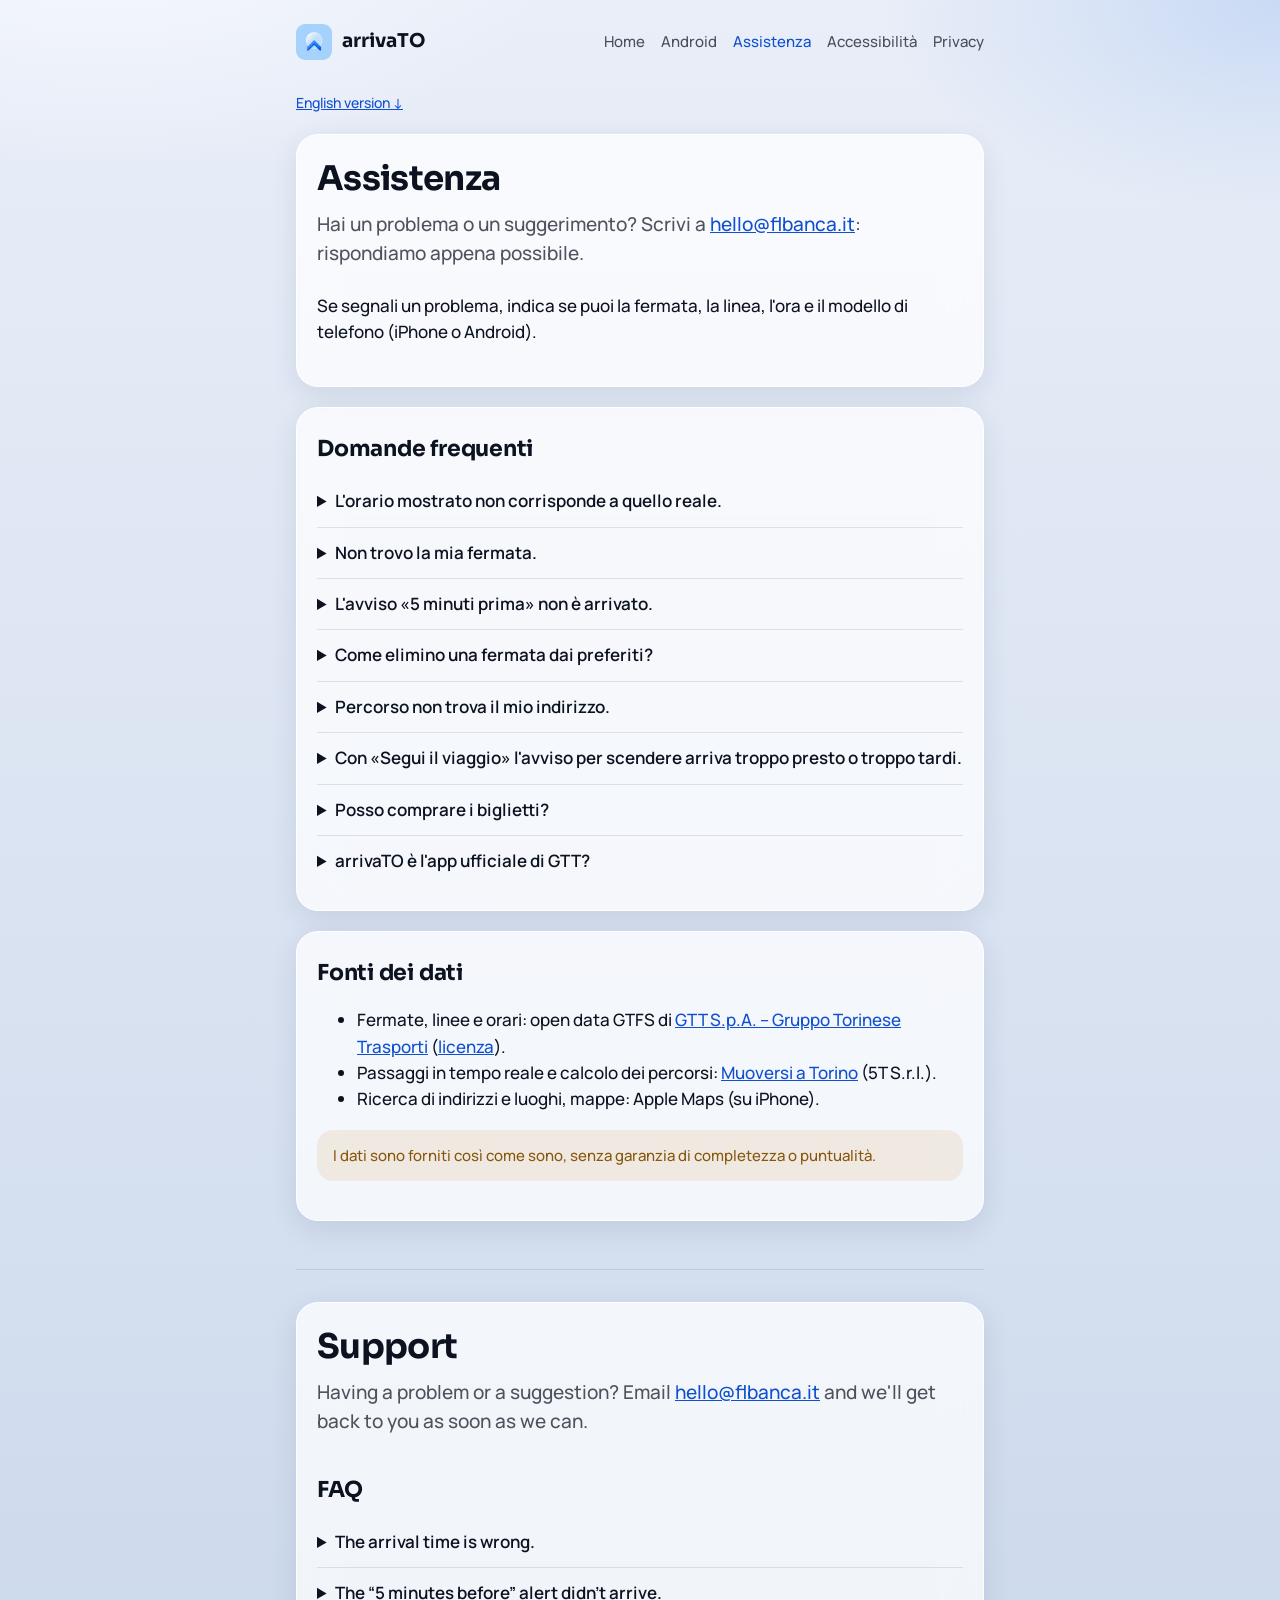
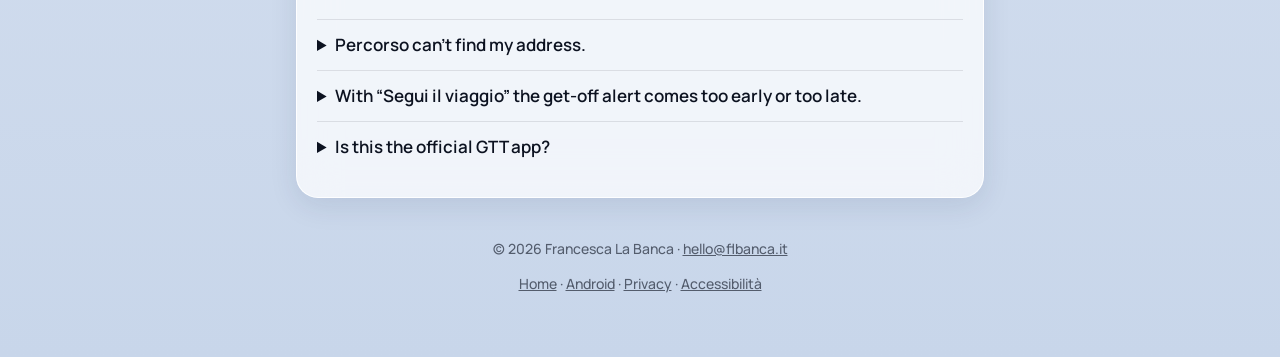
<file: supporto.html>
<!doctype html>
<html lang="it">
<head>
  <meta charset="utf-8">
  <meta name="viewport" content="width=device-width, initial-scale=1">
  <title>Assistenza e domande frequenti – arrivaTO, orari GTT Torino</title>
  <meta name="description" content="Assistenza e domande frequenti su arrivaTO, l'app non ufficiale per gli orari di bus, tram e metro GTT a Torino: orari, avvisi, percorso, fonti dei dati.">
  <link rel="icon" href="icon.png">
  <link rel="apple-touch-icon" href="apple-touch-icon.png">
  <link rel="stylesheet" href="style.css">
  <link rel="canonical" href="https://arrivato.flbanca.it/supporto.html">
  <script type="application/ld+json">
    {
      "@context": "https://schema.org",
      "@type": "FAQPage",
      "inLanguage": "it",
      "mainEntity": [
        {
          "@type": "Question",
          "name": "L'orario mostrato non corrisponde a quello reale.",
          "acceptedAnswer": {
            "@type": "Answer",
            "text": "I passaggi vengono dal servizio pubblico Muoversi a Torino. Quando c'è l'etichetta «live» il dato arriva dal tempo reale del mezzo; con «programmato» è l'orario previsto. Se il servizio non risponde, l'app mostra gli ultimi dati scaricati segnandoli come non aggiornati. Possono esserci imprecisioni che non dipendono dall'app."
          }
        },
        {
          "@type": "Question",
          "name": "Non trovo la mia fermata.",
          "acceptedAnswer": {
            "@type": "Answer",
            "text": "Prova a cercarla con il codice palina, che trovi sul cartello della fermata."
          }
        },
        {
          "@type": "Question",
          "name": "L'avviso «5 minuti prima» non è arrivato.",
          "acceptedAnswer": {
            "@type": "Answer",
            "text": "Controlla che le notifiche per arrivaTO siano attive in Impostazioni › Notifiche. Con l'app chiusa, iOS decide in autonomia quando permettere l'aggiornamento in background, quindi l'avviso non è garantito: per i viaggi importanti tieni d'occhio anche l'app. Su Android controlla anche Impostazioni › App › arrivaTO: notifiche attive e, per un avviso puntuale, «Sveglie e promemoria» consentito. Con l'app chiusa Android aggiorna gli orari circa ogni 15 minuti."
          }
        },
        {
          "@type": "Question",
          "name": "Come elimino una fermata dai preferiti?",
          "acceptedAnswer": {
            "@type": "Answer",
            "text": "In Home scorri la fermata verso sinistra e tocca «Rimuovi», oppure tocca «Modifica». Per riordinarle tieni premuta una fermata e trascinala."
          }
        },
        {
          "@type": "Question",
          "name": "Percorso non trova il mio indirizzo.",
          "acceptedAnswer": {
            "@type": "Answer",
            "text": "Percorso cerca solo nell'area servita da GTT, per non proporti luoghi omonimi in altre città. Prova a scrivere anche il comune («via Roma, Moncalieri») oppure cerca la fermata più vicina. Gli indirizzi e i luoghi vengono cercati con Apple Maps."
          }
        },
        {
          "@type": "Question",
          "name": "Con «Segui il viaggio» l'avviso per scendere arriva troppo presto o troppo tardi.",
          "acceptedAnswer": {
            "@type": "Answer",
            "text": "Con l'app aperta la guida usa la tua posizione. Quando blocchi il telefono, l'app non usa la posizione: il conto alla rovescia e l'avviso «scendi» sono calcolati sugli orari previsti al momento del blocco, quindi se il mezzo accumula ritardo o anticipo possono essere sfasati. Riaprendo l'app tutto si riallinea."
          }
        },
        {
          "@type": "Question",
          "name": "Posso comprare i biglietti?",
          "acceptedAnswer": {
            "@type": "Answer",
            "text": "No, arrivaTO non vende biglietti. Usa i canali ufficiali GTT."
          }
        },
        {
          "@type": "Question",
          "name": "arrivaTO è l'app ufficiale di GTT?",
          "acceptedAnswer": {
            "@type": "Answer",
            "text": "No. È un progetto indipendente, non affiliato né approvato da GTT S.p.A. o 5T S.r.l. Per reclami sul servizio di trasporto rivolgiti a GTT."
          }
        }
      ]
    }
  </script>
</head>
<body>
  <div class="wrap">
    <nav>
      <a class="brand" href="./"><img src="icon.png" alt="">arrivaTO</a>
      <div class="links">
        <a href="./">Home</a>
        <a href="android.html">Android</a>
        <a href="supporto.html" aria-current="page">Assistenza</a>
        <a href="accessibilita.html">Accessibilità</a>
        <a href="privacy.html">Privacy</a>
      </div>
    </nav>

    <p class="lang-switch"><a href="#en">English version ↓</a></p>

    <section class="card">
      <h1>Assistenza</h1>
      <p class="lede">Hai un problema o un suggerimento? Scrivi a <a href="mailto:hello@flbanca.it?subject=arrivaTO">hello@flbanca.it</a>: rispondiamo appena possibile.</p>
      <p>Se segnali un problema, indica se puoi la fermata, la linea, l'ora e il modello di telefono (iPhone o Android).</p>
    </section>

    <section class="card">
      <h2 style="margin-top:0">Domande frequenti</h2>

      <details>
        <summary>L'orario mostrato non corrisponde a quello reale.</summary>
        <p>I passaggi vengono dal servizio pubblico Muoversi a Torino. Quando c'è l'etichetta «live» il dato arriva dal tempo reale del mezzo; con «programmato» è l'orario previsto. Se il servizio non risponde, l'app mostra gli ultimi dati scaricati segnandoli come non aggiornati. Possono esserci imprecisioni che non dipendono dall'app.</p>
      </details>

      <details>
        <summary>Non trovo la mia fermata.</summary>
        <p>Prova a cercarla con il codice palina, che trovi sul cartello della fermata.</p>
      </details>

      <details>
        <summary>L'avviso «5 minuti prima» non è arrivato.</summary>
        <p>Controlla che le notifiche per arrivaTO siano attive in Impostazioni › Notifiche. Con l'app chiusa, iOS decide in autonomia quando permettere l'aggiornamento in background, quindi l'avviso non è garantito: per i viaggi importanti tieni d'occhio anche l'app. Su Android controlla anche Impostazioni › App › arrivaTO: notifiche attive e, per un avviso puntuale, «Sveglie e promemoria» consentito. Con l'app chiusa Android aggiorna gli orari circa ogni 15 minuti.</p>
      </details>

      <details>
        <summary>Come elimino una fermata dai preferiti?</summary>
        <p>In Home scorri la fermata verso sinistra e tocca «Rimuovi», oppure tocca «Modifica». Per riordinarle tieni premuta una fermata e trascinala.</p>
      </details>

      <details>
        <summary>Percorso non trova il mio indirizzo.</summary>
        <p>Percorso cerca solo nell'area servita da GTT, per non proporti luoghi omonimi in altre città. Prova a scrivere anche il comune («via Roma, Moncalieri») oppure cerca la fermata più vicina. Gli indirizzi e i luoghi vengono cercati con Apple Maps.</p>
      </details>
      <details>
        <summary>Con «Segui il viaggio» l'avviso per scendere arriva troppo presto o troppo tardi.</summary>
        <p>Con l'app aperta la guida usa la tua posizione. Quando blocchi il telefono, l'app non usa la posizione: il conto alla rovescia e l'avviso «scendi» sono calcolati sugli orari previsti al momento del blocco, quindi se il mezzo accumula ritardo o anticipo possono essere sfasati. Riaprendo l'app tutto si riallinea.</p>
      </details>
      <details>
        <summary>Posso comprare i biglietti?</summary>
        <p>No, arrivaTO non vende biglietti. Usa i canali ufficiali GTT.</p>
      </details>

      <details>
        <summary>arrivaTO è l'app ufficiale di GTT?</summary>
        <p>No. È un progetto indipendente, non affiliato né approvato da GTT S.p.A. o 5T S.r.l. Per reclami sul servizio di trasporto rivolgiti a <a href="https://www.gtt.to.it" rel="noopener">GTT</a>.</p>
      </details>
    </section>

    <section class="card">
      <h2 style="margin-top:0">Fonti dei dati</h2>
      <ul>
        <li>Fermate, linee e orari: open data GTFS di <a href="https://www.gtt.to.it" rel="noopener">GTT S.p.A. – Gruppo Torinese Trasporti</a> (<a href="https://www.gtt.to.it/gtt_gtfs_license.html" rel="noopener">licenza</a>).</li>
        <li>Passaggi in tempo reale e calcolo dei percorsi: <a href="https://www.muoversiatorino.it" rel="noopener">Muoversi a Torino</a> (5T S.r.l.).</li>
        <li>Ricerca di indirizzi e luoghi, mappe: Apple Maps (su iPhone).</li>
      </ul>
      <p class="note">I dati sono forniti così come sono, senza garanzia di completezza o puntualità.</p>
    </section>

    <hr id="en">

    <section class="card" lang="en">
      <h1>Support</h1>
      <p class="lede">Having a problem or a suggestion? Email <a href="mailto:hello@flbanca.it?subject=arrivaTO">hello@flbanca.it</a> and we'll get back to you as soon as we can.</p>

      <h2>FAQ</h2>
      <details>
        <summary>The arrival time is wrong.</summary>
        <p>Arrivals come from the public Muoversi a Torino service. “live” means real-time vehicle data; “programmato” means the scheduled time. If the service is unavailable, the app shows the last downloaded data marked as out of date.</p>
      </details>
      <details>
        <summary>The “5 minutes before” alert didn't arrive.</summary>
        <p>Check that notifications are enabled for arrivaTO. When the app is closed, iOS decides when background refresh may run, so alerts are not guaranteed. On Android, also check Settings › Apps › arrivaTO: notifications on and, for on-time alerts, “Alarms &amp; reminders” allowed. With the app closed, Android refreshes arrivals about every 15 minutes.</p>
      </details>
      <details>
        <summary>Percorso can't find my address.</summary>
        <p>Percorso only searches the area GTT serves, so it doesn't suggest places with the same name in other cities. Try adding the town (“via Roma, Moncalieri”) or search for the nearest stop. Addresses and places are looked up with Apple Maps.</p>
      </details>
      <details>
        <summary>With “Segui il viaggio” the get-off alert comes too early or too late.</summary>
        <p>While the app is open, the guide uses your location. When you lock the phone the app does not use your location: the countdown and the get-off alert are based on the times expected when you locked it, so they can drift if the vehicle runs late or early. Opening the app again brings everything back in line.</p>
      </details>
      <details>
        <summary>Is this the official GTT app?</summary>
        <p>No. arrivaTO is an independent project, not affiliated with or endorsed by GTT S.p.A. or 5T S.r.l. It does not sell tickets.</p>
      </details>
    </section>

    <footer>
      <p>© 2026 Francesca La Banca · <a href="mailto:hello@flbanca.it">hello@flbanca.it</a></p>
      <p><a href="./">Home</a> · <a href="android.html">Android</a> · <a href="privacy.html">Privacy</a> · <a href="accessibilita.html">Accessibilità</a></p>
    </footer>
  </div>
</body>
</html>
</file>
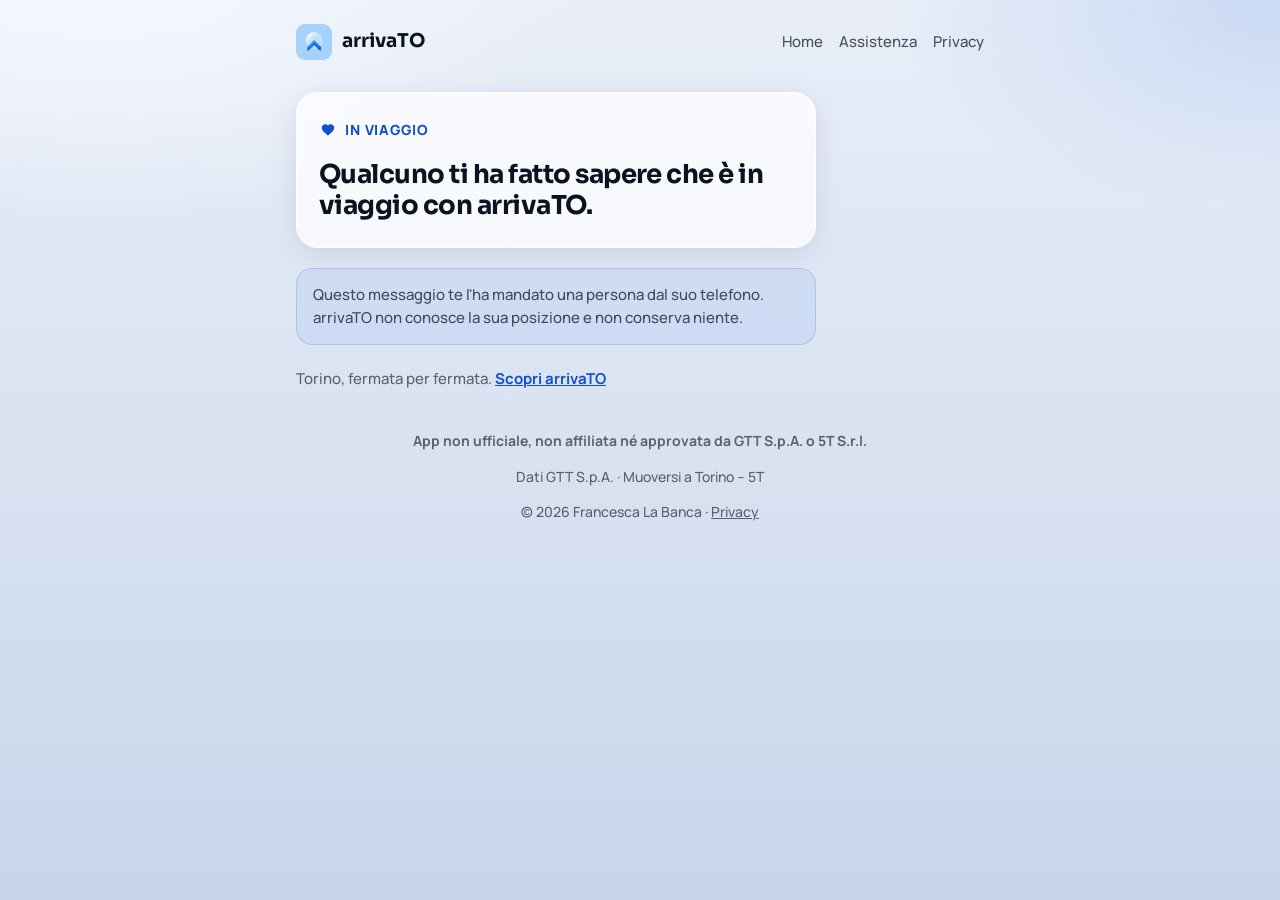
<file: viaggio.html>
<!doctype html>
<html lang="it">
<head>
  <meta charset="utf-8">
  <meta name="viewport" content="width=device-width, initial-scale=1">
  <title>In viaggio – arrivaTO</title>
  <meta name="description" content="Ti ha fatto sapere che è in viaggio: linea, fermata e orario di arrivo.">
  <meta name="color-scheme" content="light dark">
  <meta name="referrer" content="no-referrer">
  <meta name="robots" content="noindex">
  <link rel="canonical" href="https://arrivato.flbanca.it/viaggio.html">
  <meta property="og:type" content="website">
  <meta property="og:locale" content="it_IT">
  <meta property="og:site_name" content="arrivaTO">
  <meta property="og:url" content="https://arrivato.flbanca.it/viaggio.html">
  <meta property="og:title" content="In viaggio con arrivaTO">
  <meta property="og:description" content="Ti ha fatto sapere che è in viaggio: linea, fermata e orario di arrivo.">
  <meta property="og:image" content="https://arrivato.flbanca.it/og-viaggio.jpg">
  <meta property="og:image:width" content="1200">
  <meta property="og:image:height" content="630">
  <meta property="og:image:alt" content="In viaggio con arrivaTO: una linea con le fermate e un cuore.">
  <meta name="twitter:card" content="summary_large_image">
  <link rel="icon" href="icon.png" type="image/png">
  <link rel="apple-touch-icon" href="apple-touch-icon.png">
  <meta name="apple-itunes-app" content="app-id=6833643923, app-argument=https://apps.apple.com/it/app/arrivato/id6833643923">
  <link rel="stylesheet" href="style.css">
  <link rel="stylesheet" href="avvisa.css">
</head>
<body>
  <div class="wrap">
    <nav>
      <a class="brand" href="./"><img src="icon.png" alt="">arrivaTO</a>
      <div class="links">
        <a href="./">Home</a>
        <a href="supporto.html">Assistenza</a>
        <a href="privacy.html">Privacy</a>
      </div>
    </nav>

    <main>
      <article class="card trip-card">
        <p class="kicker">
          <svg viewBox="0 0 16 16" fill="currentColor" aria-hidden="true"><path d="M8 4.3C6.4 1.9 2.5 3 2.5 6.1c0 2.9 3.700 5.200 5.500 6.900 1.800-1.700 5.500-4 5.500-6.900C13.500 3 9.600 1.900 8 4.300z"/></svg>
          In viaggio
        </p>
        <h1 class="headline" id="hero">Qualcuno ti ha fatto sapere che è in viaggio con arrivaTO.</h1>

        <ol class="route" id="route" aria-label="Il viaggio" hidden>
          <li>
            <span class="dot" aria-hidden="true"></span>
            <div><span id="now">È in viaggio</span><span class="sub">Te l'ha fatto sapere con arrivaTO</span></div>
          </li>
          <li id="lines-row">
            <span class="dot pass" aria-hidden="true"></span>
            <div><div class="badges" id="lines" aria-hidden="true"></div><span class="sr-only" id="lines-text"></span></div>
          </li>
          <li id="stop-row">
            <span class="dot end" aria-hidden="true"></span>
            <div id="stop"></div>
          </li>
        </ol>

        <p class="promise" id="promise" hidden>Quando è a destinazione ti scrive.</p>
      </article>

      <p class="reassure">Questo messaggio te l'ha mandato una persona dal suo telefono. arrivaTO non conosce la sua posizione e non conserva niente.</p>

      <p class="made">Torino, fermata per fermata. <a href="./">Scopri arrivaTO</a></p>
    </main>

    <footer>
      <p class="unofficial">App non ufficiale, non affiliata né approvata da GTT S.p.A. o 5T S.r.l.</p>
      <p>Dati GTT S.p.A. · Muoversi a Torino – 5T</p>
      <p>© 2026 Francesca La Banca · <a href="privacy.html">Privacy</a></p>
    </footer>
  </div>

  <script>
    // The trip details live in the URL fragment (after "#"), which the browser
    // never sends to the server. The fragment is untrusted input: it is
    // validated strictly and rendered only through textContent.
    (function () {
      var LINE = /^[A-Za-z0-9]{1,5}$/;
      var TIME = /^([01]\d|2[0-3]):[0-5]\d$/;

      function parseTrip(hash) {
        if (typeof hash !== "string") return null;
        var raw = hash.charAt(0) === "#" ? hash.slice(1) : hash;
        if (!raw) return null;
        var params;
        try { params = new URLSearchParams(raw); } catch (e) { return null; }

        var t = params.get("t");
        if (t === null || !TIME.test(t)) return null;

        var l = params.get("l");
        var s = params.get("s");
        if (l === null && s === null) return { lines: [], stop: null, time: t };
        if (l === null || s === null) return null;

        var lines = l.split(",");
        if (lines.length < 1 || lines.length > 6) return null;
        for (var i = 0; i < lines.length; i++) {
          if (lines[i] !== "metro" && !LINE.test(lines[i])) return null;
        }

        var stop = s.trim();
        if (stop.length < 1 || stop.length > 60) return null;

        return { lines: lines, stop: stop, time: t };
      }

      function el(doc, tag, className, text) {
        var node = doc.createElement(tag);
        if (className) node.className = className;
        if (text) node.textContent = text;
        return node;
      }

      function render(doc, trip) {
        var hero = doc.getElementById("hero");
        var route = doc.getElementById("route");
        var linesRow = doc.getElementById("lines-row");
        var linesEl = doc.getElementById("lines");
        var linesText = doc.getElementById("lines-text");
        var stopRow = doc.getElementById("stop-row");
        var stopEl = doc.getElementById("stop");
        var now = doc.getElementById("now");
        var promise = doc.getElementById("promise");

        while (hero.firstChild) hero.removeChild(hero.firstChild);
        while (linesEl.firstChild) linesEl.removeChild(linesEl.firstChild);
        while (stopEl.firstChild) stopEl.removeChild(stopEl.firstChild);
        linesText.textContent = "";

        if (!trip) {
          hero.textContent = "Qualcuno ti ha fatto sapere che è in viaggio con arrivaTO.";
          route.hidden = true;
          promise.hidden = true;
          return;
        }

        // The arrival time is the headline: it is what the person waiting wants to know.
        hero.appendChild(el(doc, "span", "hero-label", "Arrivo previsto verso le"));
        hero.appendChild(doc.createTextNode(" "));
        hero.appendChild(el(doc, "span", "hero-time", trip.time));

        var walk = trip.lines.length === 0;
        now.textContent = walk ? "È in viaggio a piedi" : "È in viaggio";
        linesRow.hidden = walk;
        stopRow.hidden = walk;
        route.className = walk ? "route single" : "route";

        if (!walk) {
          var spoken = [];
          trip.lines.forEach(function (label, i) {
            if (i > 0) linesEl.appendChild(el(doc, "span", "", "›"));
            linesEl.appendChild(el(doc, "span", "badge", label === "metro" ? "Metro" : label));
            spoken.push(label === "metro" ? "metro" : "linea " + label);
          });
          linesText.textContent = "Con " + spoken.join(", poi ");
          stopEl.appendChild(doc.createTextNode("Scende a "));
          stopEl.appendChild(el(doc, "strong", "", trip.stop));
        }
        route.hidden = false;
        promise.hidden = false;
      }

      if (typeof module !== "undefined" && module.exports) {
        module.exports = { parseTrip: parseTrip, render: render };
      }
      if (typeof document !== "undefined" && typeof location !== "undefined") {
        var update = function () { render(document, parseTrip(location.hash)); };
        update();
        window.addEventListener("hashchange", update);
      }
    })();
  </script>
</body>
</html>
</file>
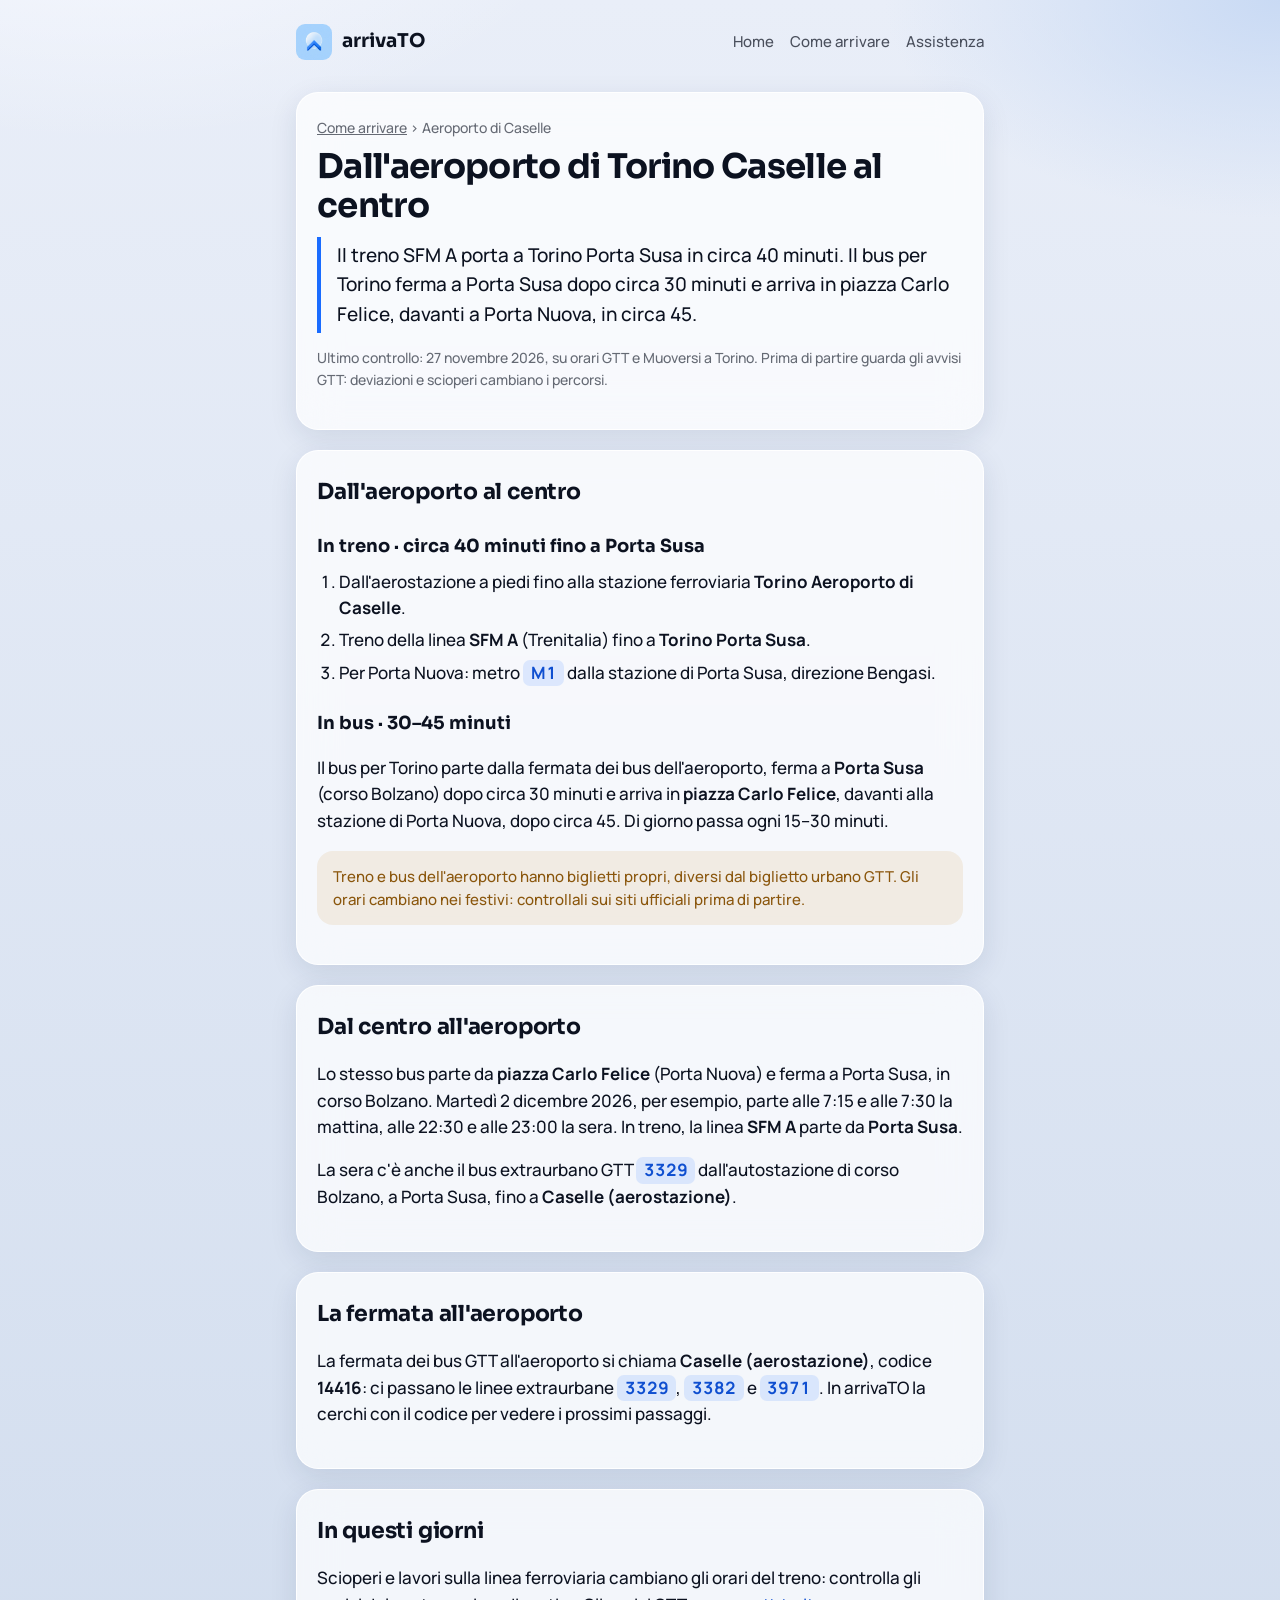
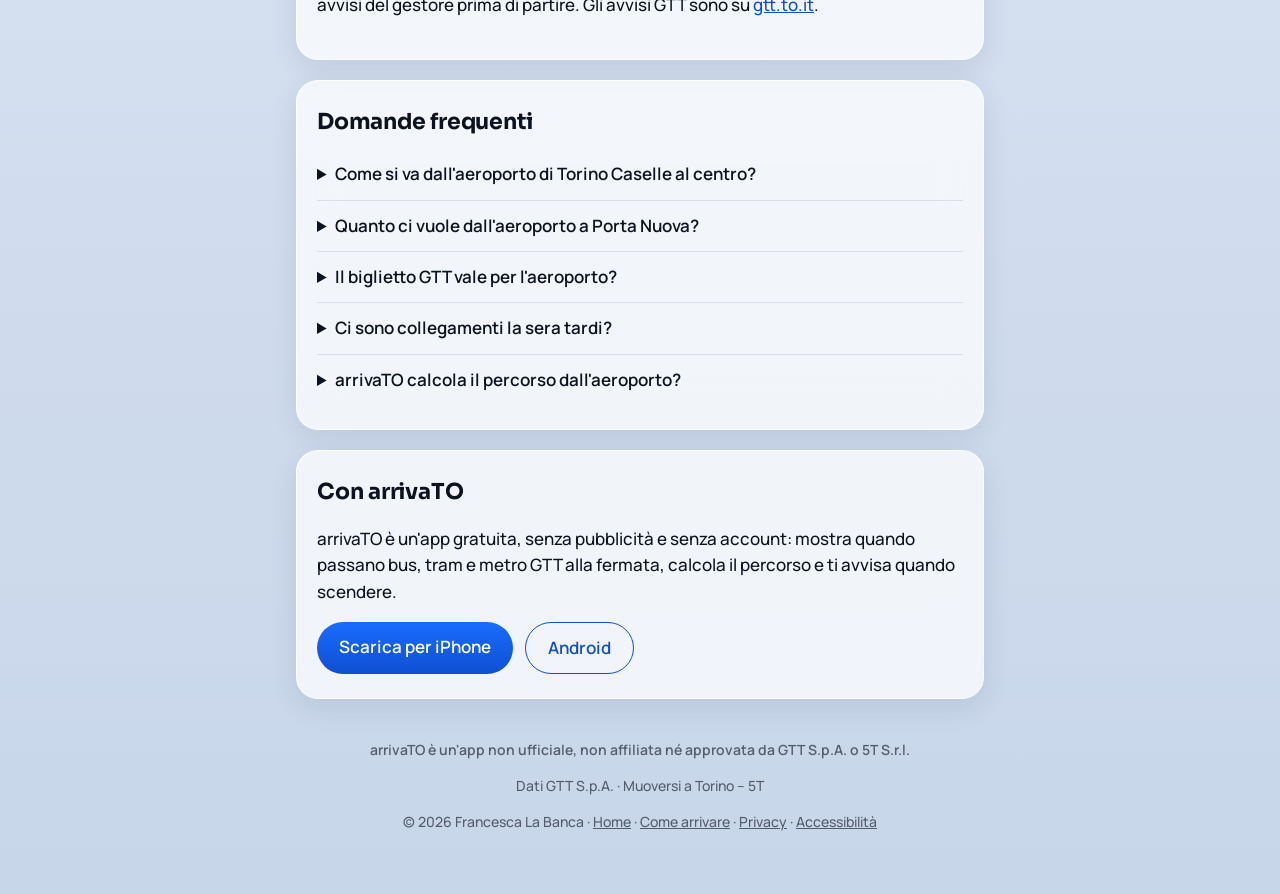
<file: come-arrivare/aeroporto-caselle.html>
<!doctype html>
<html lang="it">
<head>
  <meta charset="utf-8">
  <meta name="viewport" content="width=device-width, initial-scale=1">
  <title>Dall'aeroporto di Torino Caselle al centro: treno e bus – arrivaTO</title>
  <meta name="description" content="Come andare dall'aeroporto di Torino Caselle al centro e a Porta Nuova: treno SFM A fino a Porta Susa, bus fino a piazza Carlo Felice, tempi, corse serali, fermata GTT 14416.">
  <link rel="canonical" href="https://arrivato.flbanca.it/come-arrivare/aeroporto-caselle.html">
  <meta property="og:type" content="article">
  <meta property="og:locale" content="it_IT">
  <meta property="og:site_name" content="arrivaTO">
  <meta property="og:url" content="https://arrivato.flbanca.it/come-arrivare/aeroporto-caselle.html">
  <meta property="og:title" content="Dall'aeroporto di Torino Caselle al centro: treno e bus – arrivaTO">
  <meta property="og:description" content="Come andare dall'aeroporto di Torino Caselle al centro e a Porta Nuova: treno SFM A fino a Porta Susa, bus fino a piazza Carlo Felice, tempi, corse serali, fermata GTT 14416.">
  <meta property="og:image" content="https://arrivato.flbanca.it/come-arrivare/og-aeroporto-caselle.jpg">
  <meta property="og:image:width" content="1200">
  <meta property="og:image:height" content="630">
  <meta property="og:image:alt" content="Dall'aeroporto di Torino Caselle al centro: treno e bus: guida di arrivaTO con linee e tempi.">
  <meta name="twitter:card" content="summary_large_image">
  <link rel="icon" href="../icon.png" type="image/png">
  <link rel="apple-touch-icon" href="../apple-touch-icon.png">
  <meta name="apple-itunes-app" content="app-id=6833643923">
  <link rel="stylesheet" href="../style.css">
  <link rel="stylesheet" href="come-arrivare.css">
  <script type="application/ld+json">
{
  "@context": "https://schema.org",
  "@type": "BreadcrumbList",
  "itemListElement": [
    {
      "@type": "ListItem",
      "position": 1,
      "name": "arrivaTO",
      "item": "https://arrivato.flbanca.it/"
    },
    {
      "@type": "ListItem",
      "position": 2,
      "name": "Come arrivare",
      "item": "https://arrivato.flbanca.it/come-arrivare/"
    },
    {
      "@type": "ListItem",
      "position": 3,
      "name": "Aeroporto di Caselle",
      "item": "https://arrivato.flbanca.it/come-arrivare/aeroporto-caselle.html"
    }
  ]
}
  </script>
  <script type="application/ld+json">
{
  "@context": "https://schema.org",
  "@type": "FAQPage",
  "inLanguage": "it",
  "mainEntity": [
    {
      "@type": "Question",
      "name": "Come si va dall'aeroporto di Torino Caselle al centro?",
      "acceptedAnswer": {
        "@type": "Answer",
        "text": "Con il treno SFM A fino a Torino Porta Susa, circa 40 minuti, oppure con il bus per Torino che ferma a Porta Susa (corso Bolzano) e arriva in piazza Carlo Felice, davanti a Porta Nuova: 30–45 minuti."
      }
    },
    {
      "@type": "Question",
      "name": "Quanto ci vuole dall'aeroporto a Porta Nuova?",
      "acceptedAnswer": {
        "@type": "Answer",
        "text": "Circa 45 minuti con il bus diretto fino a piazza Carlo Felice. Con il treno scendi a Porta Susa e prendi la metro fino a Porta Nuova: 45–50 minuti in tutto."
      }
    },
    {
      "@type": "Question",
      "name": "Il biglietto GTT vale per l'aeroporto?",
      "acceptedAnswer": {
        "@type": "Answer",
        "text": "Il treno e il bus per l'aeroporto hanno biglietti e tariffe propri, diversi dal biglietto urbano GTT: controllali sui siti ufficiali del gestore prima di partire."
      }
    },
    {
      "@type": "Question",
      "name": "Ci sono collegamenti la sera tardi?",
      "acceptedAnswer": {
        "@type": "Answer",
        "text": "Sì. Martedì 2 dicembre 2026, per esempio, il bus dall'aeroporto per Torino parte alle 23:00, alle 23:30 e a mezzanotte. Gli orari cambiano nei giorni festivi: controllali prima di partire."
      }
    },
    {
      "@type": "Question",
      "name": "arrivaTO calcola il percorso dall'aeroporto?",
      "acceptedAnswer": {
        "@type": "Answer",
        "text": "Non ancora: oggi arrivaTO calcola i percorsi con bus, tram e metro GTT, e il collegamento con l'aeroporto è soprattutto treno e bus di altri gestori. Puoi però cercare la fermata Caselle (aerostazione), codice 14416, per i bus extraurbani GTT."
      }
    }
  ]
}
  </script>
</head>
<body>
  <div class="wrap">
    <nav>
      <a class="brand" href="../"><img src="../icon.png" alt="">arrivaTO</a>
      <div class="links">
        <a href="../">Home</a>
        <a href="./">Come arrivare</a>
        <a href="../supporto.html">Assistenza</a>
      </div>
    </nav>

    <main>
      <section class="card">
        <p class="crumbs"><a href="./">Come arrivare</a> › Aeroporto di Caselle</p>
        <h1>Dall'aeroporto di Torino Caselle al centro</h1>
        <p class="answer">Il treno SFM A porta a Torino Porta Susa in circa 40 minuti. Il bus per Torino ferma a Porta Susa dopo circa 30 minuti e arriva in piazza Carlo Felice, davanti a Porta Nuova, in circa 45.</p>
        <p class="meta">Ultimo controllo: <time datetime="2026-11-27">27 novembre 2026</time>, su orari GTT e Muoversi a Torino. Prima di partire guarda gli avvisi GTT: deviazioni e scioperi cambiano i percorsi.</p>
      </section>
      <section class="card">
        <h2 style="margin-top:0">Dall'aeroporto al centro</h2>
        <h3>In treno · circa 40 minuti fino a Porta Susa</h3>
        <ol class="steps">
          <li>Dall'aerostazione a piedi fino alla stazione ferroviaria <strong>Torino Aeroporto di Caselle</strong>.</li>
          <li>Treno della linea <strong>SFM A</strong> (Trenitalia) fino a <strong>Torino Porta Susa</strong>.</li>
          <li>Per Porta Nuova: metro <span class="line">M1</span> dalla stazione di Porta Susa, direzione Bengasi.</li>
        </ol>
        <h3>In bus · 30–45 minuti</h3>
        <p>Il bus per Torino parte dalla fermata dei bus dell'aeroporto, ferma a <strong>Porta Susa</strong> (corso Bolzano) dopo circa 30 minuti e arriva in <strong>piazza Carlo Felice</strong>, davanti alla stazione di Porta Nuova, dopo circa 45. Di giorno passa ogni 15–30 minuti.</p>
        <p class="note">Treno e bus dell'aeroporto hanno biglietti propri, diversi dal biglietto urbano GTT. Gli orari cambiano nei festivi: controllali sui siti ufficiali prima di partire.</p>
      </section>

      <section class="card">
        <h2 style="margin-top:0">Dal centro all'aeroporto</h2>
        <p>Lo stesso bus parte da <strong>piazza Carlo Felice</strong> (Porta Nuova) e ferma a Porta Susa, in corso Bolzano. Martedì 2 dicembre 2026, per esempio, parte alle 7:15 e alle 7:30 la mattina, alle 22:30 e alle 23:00 la sera. In treno, la linea <strong>SFM A</strong> parte da <strong>Porta Susa</strong>.</p>
        <p>La sera c'è anche il bus extraurbano GTT <span class="line">3329</span> dall'autostazione di corso Bolzano, a Porta Susa, fino a <strong>Caselle (aerostazione)</strong>.</p>
      </section>

      <section class="card">
        <h2 style="margin-top:0">La fermata all'aeroporto</h2>
        <p>La fermata dei bus GTT all'aeroporto si chiama <strong>Caselle (aerostazione)</strong>, codice <strong>14416</strong>: ci passano le linee extraurbane <span class="line">3329</span>, <span class="line">3382</span> e <span class="line">3971</span>. In arrivaTO la cerchi con il codice per vedere i prossimi passaggi.</p>
      </section>

      <section class="card">
        <h2 style="margin-top:0">In questi giorni</h2>
        <p>Scioperi e lavori sulla linea ferroviaria cambiano gli orari del treno: controlla gli avvisi del gestore prima di partire. Gli avvisi GTT sono su <a href="https://www.gtt.to.it" rel="noopener">gtt.to.it</a>.</p>
      </section>
      <section class="card">
        <h2 style="margin-top:0">Domande frequenti</h2>
        <details>
          <summary>Come si va dall'aeroporto di Torino Caselle al centro?</summary>
          <p>Con il treno SFM A fino a Torino Porta Susa, circa 40 minuti, oppure con il bus per Torino che ferma a Porta Susa (corso Bolzano) e arriva in piazza Carlo Felice, davanti a Porta Nuova: 30–45 minuti.</p>
        </details>
        <details>
          <summary>Quanto ci vuole dall'aeroporto a Porta Nuova?</summary>
          <p>Circa 45 minuti con il bus diretto fino a piazza Carlo Felice. Con il treno scendi a Porta Susa e prendi la metro fino a Porta Nuova: 45–50 minuti in tutto.</p>
        </details>
        <details>
          <summary>Il biglietto GTT vale per l'aeroporto?</summary>
          <p>Il treno e il bus per l'aeroporto hanno biglietti e tariffe propri, diversi dal biglietto urbano GTT: controllali sui siti ufficiali del gestore prima di partire.</p>
        </details>
        <details>
          <summary>Ci sono collegamenti la sera tardi?</summary>
          <p>Sì. Martedì 2 dicembre 2026, per esempio, il bus dall'aeroporto per Torino parte alle 23:00, alle 23:30 e a mezzanotte. Gli orari cambiano nei giorni festivi: controllali prima di partire.</p>
        </details>
        <details>
          <summary>arrivaTO calcola il percorso dall'aeroporto?</summary>
          <p>Non ancora: oggi arrivaTO calcola i percorsi con bus, tram e metro GTT, e il collegamento con l'aeroporto è soprattutto treno e bus di altri gestori. Puoi però cercare la fermata Caselle (aerostazione), codice 14416, per i bus extraurbani GTT.</p>
        </details>
      </section>
      <section class="card">
        <h2 style="margin-top:0">Con arrivaTO</h2>
        <p>arrivaTO è un'app gratuita, senza pubblicità e senza account: mostra quando passano bus, tram e metro GTT alla fermata, calcola il percorso e ti avvisa quando scendere.</p>
        <div class="cta">
          <a class="button" href="https://apps.apple.com/it/app/arrivato/id6833643923">Scarica per iPhone</a>
          <a class="button secondary" href="../android.html">Android</a>
        </div>
      </section>
    </main>

    <footer>
      <p class="unofficial">arrivaTO è un'app non ufficiale, non affiliata né approvata da GTT S.p.A. o 5T S.r.l.</p>
      <p>Dati GTT S.p.A. · Muoversi a Torino – 5T</p>
      <p>© 2026 Francesca La Banca · <a href="../">Home</a> · <a href="./">Come arrivare</a> · <a href="../privacy.html">Privacy</a> · <a href="../accessibilita.html">Accessibilità</a></p>
    </footer>
  </div>
</body>
</html>
</file>
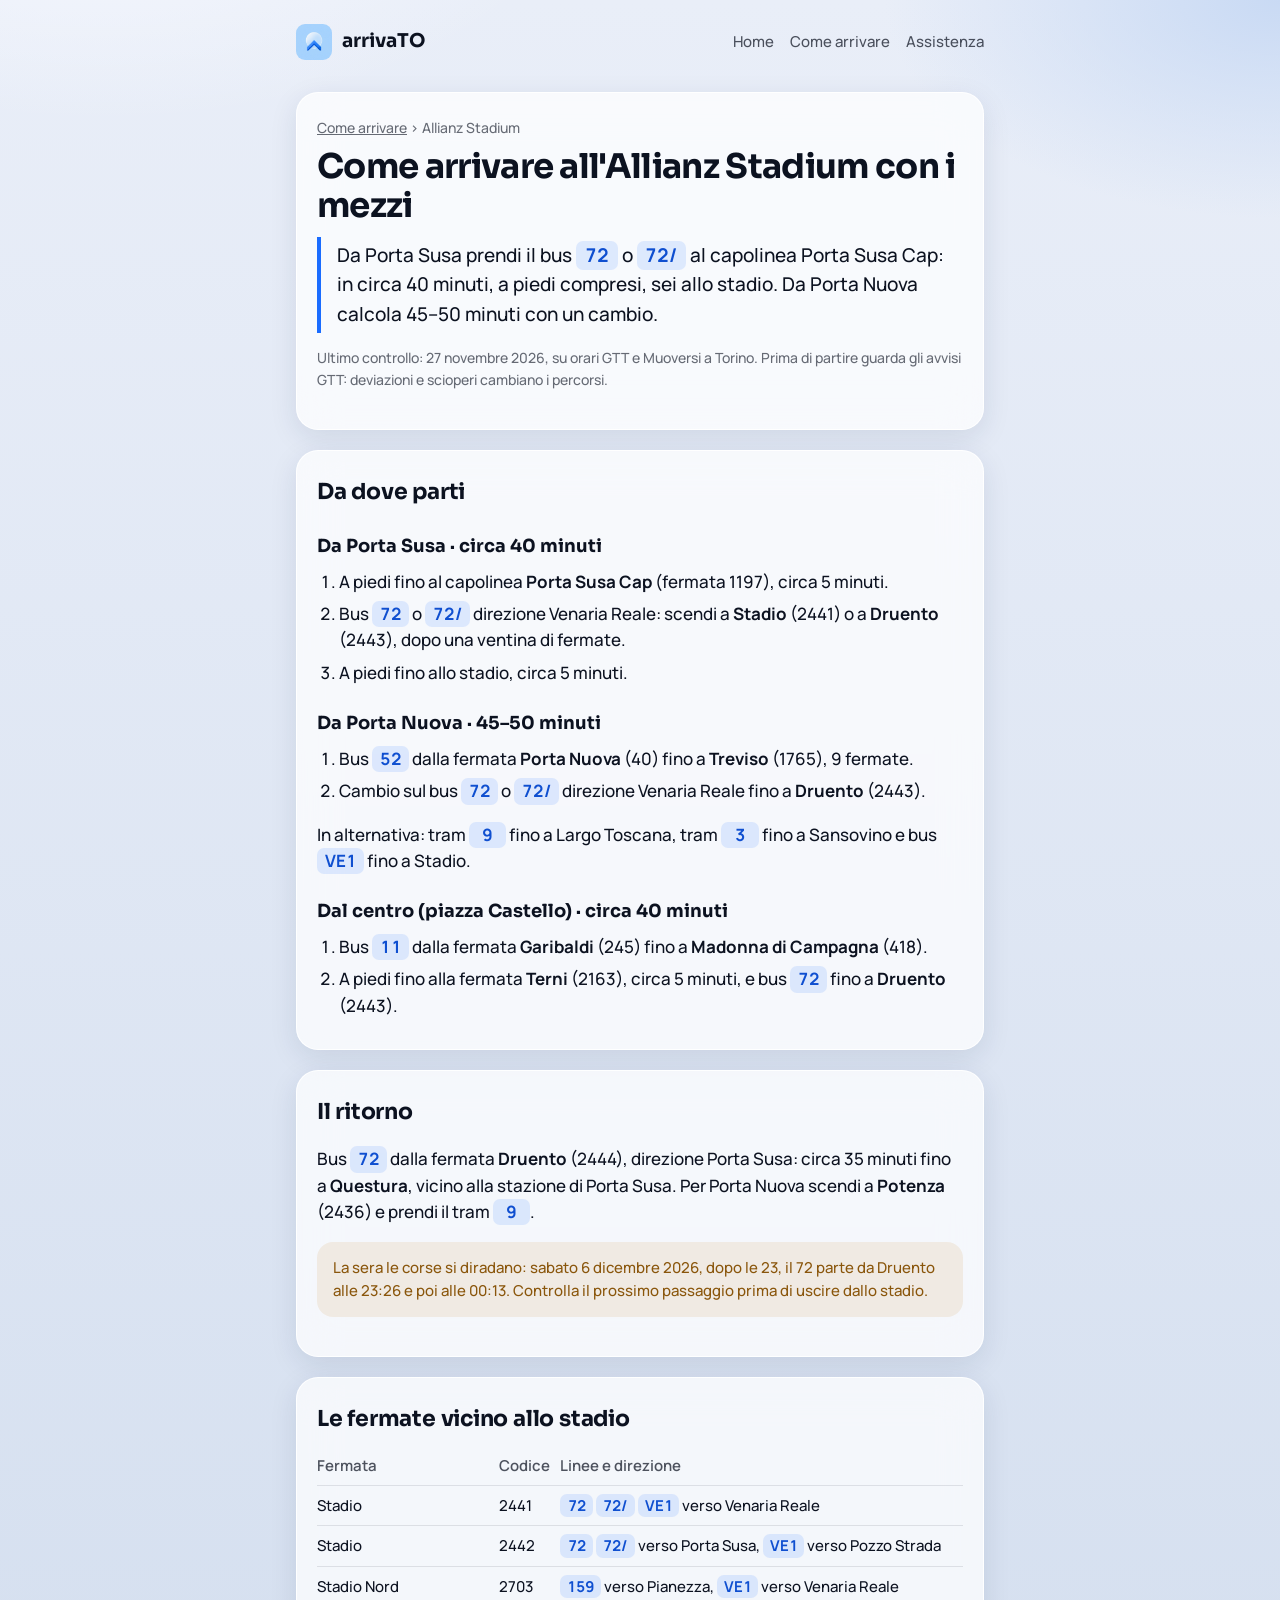
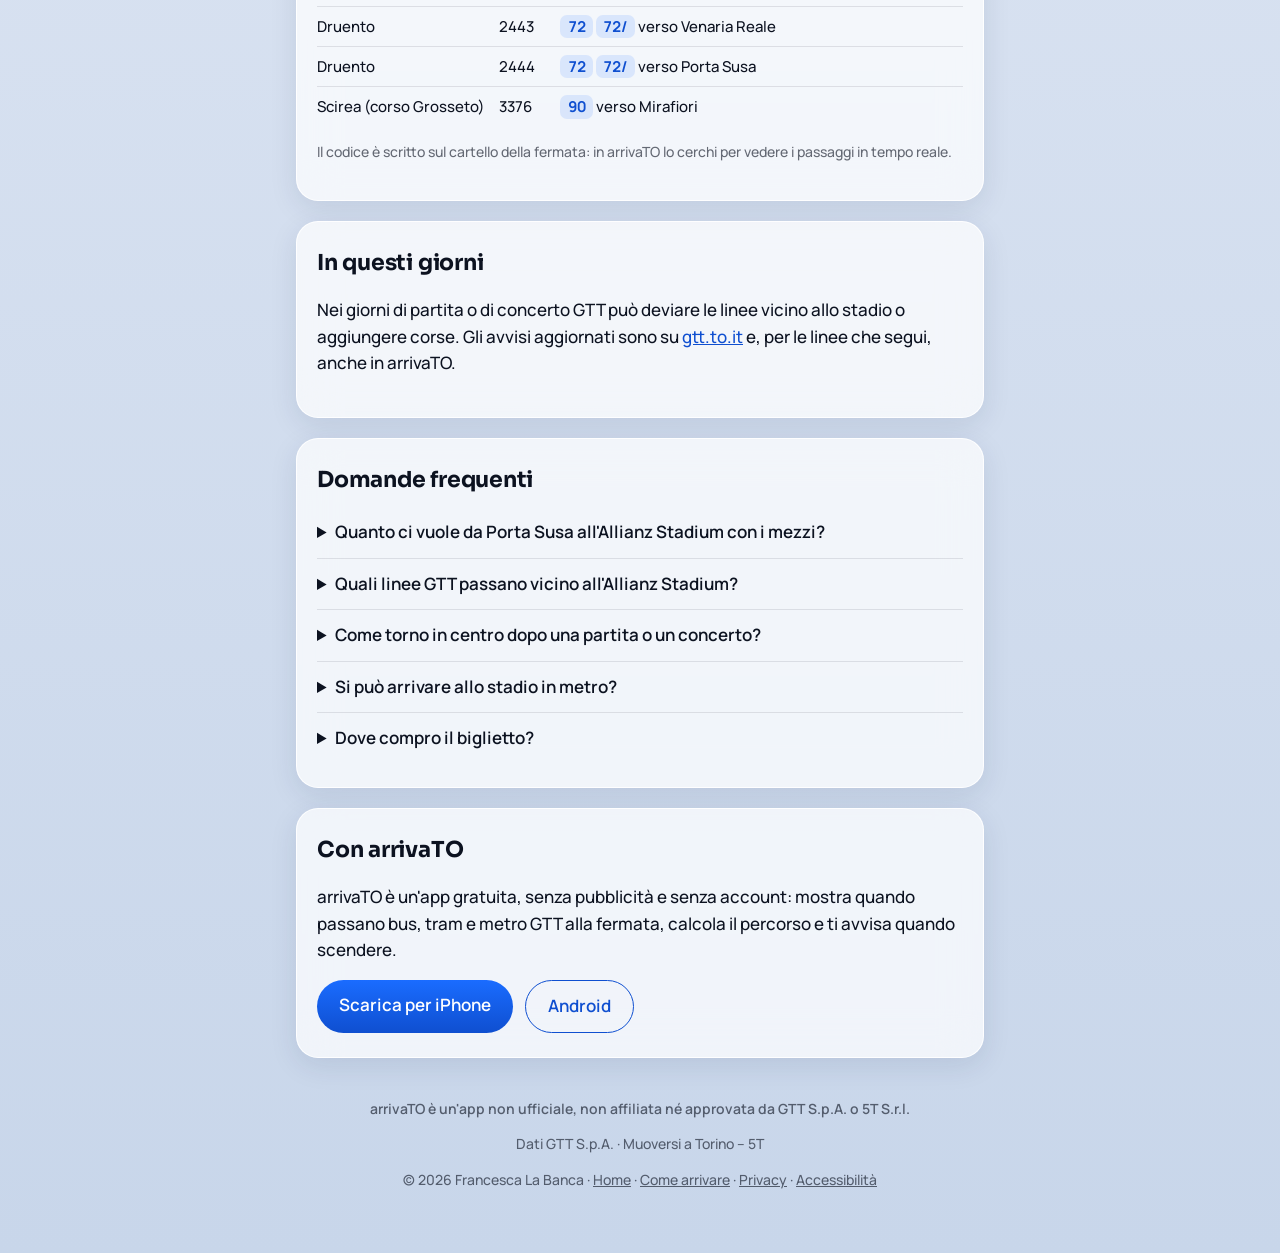
<file: come-arrivare/allianz-stadium.html>
<!doctype html>
<html lang="it">
<head>
  <meta charset="utf-8">
  <meta name="viewport" content="width=device-width, initial-scale=1">
  <title>Come arrivare all'Allianz Stadium con bus e tram GTT – arrivaTO</title>
  <meta name="description" content="Come arrivare all'Allianz Stadium (Juventus Stadium) di Torino con i mezzi GTT: bus 72 da Porta Susa, percorsi da Porta Nuova e dal centro, ritorno dopo la partita, fermate vicine.">
  <link rel="canonical" href="https://arrivato.flbanca.it/come-arrivare/allianz-stadium.html">
  <meta property="og:type" content="article">
  <meta property="og:locale" content="it_IT">
  <meta property="og:site_name" content="arrivaTO">
  <meta property="og:url" content="https://arrivato.flbanca.it/come-arrivare/allianz-stadium.html">
  <meta property="og:title" content="Come arrivare all'Allianz Stadium con bus e tram GTT – arrivaTO">
  <meta property="og:description" content="Come arrivare all'Allianz Stadium (Juventus Stadium) di Torino con i mezzi GTT: bus 72 da Porta Susa, percorsi da Porta Nuova e dal centro, ritorno dopo la partita, fermate vicine.">
  <meta property="og:image" content="https://arrivato.flbanca.it/come-arrivare/og-allianz-stadium.jpg">
  <meta property="og:image:width" content="1200">
  <meta property="og:image:height" content="630">
  <meta property="og:image:alt" content="Come arrivare all'Allianz Stadium con bus e tram GTT: guida di arrivaTO con linee e tempi.">
  <meta name="twitter:card" content="summary_large_image">
  <link rel="icon" href="../icon.png" type="image/png">
  <link rel="apple-touch-icon" href="../apple-touch-icon.png">
  <meta name="apple-itunes-app" content="app-id=6833643923">
  <link rel="stylesheet" href="../style.css">
  <link rel="stylesheet" href="come-arrivare.css">
  <script type="application/ld+json">
{
  "@context": "https://schema.org",
  "@type": "BreadcrumbList",
  "itemListElement": [
    {
      "@type": "ListItem",
      "position": 1,
      "name": "arrivaTO",
      "item": "https://arrivato.flbanca.it/"
    },
    {
      "@type": "ListItem",
      "position": 2,
      "name": "Come arrivare",
      "item": "https://arrivato.flbanca.it/come-arrivare/"
    },
    {
      "@type": "ListItem",
      "position": 3,
      "name": "Allianz Stadium",
      "item": "https://arrivato.flbanca.it/come-arrivare/allianz-stadium.html"
    }
  ]
}
  </script>
  <script type="application/ld+json">
{
  "@context": "https://schema.org",
  "@type": "FAQPage",
  "inLanguage": "it",
  "mainEntity": [
    {
      "@type": "Question",
      "name": "Quanto ci vuole da Porta Susa all'Allianz Stadium con i mezzi?",
      "acceptedAnswer": {
        "@type": "Answer",
        "text": "Circa 40 minuti in tutto, a piedi compresi: bus 72 o 72/ dal capolinea Porta Susa Cap (fermata 1197) fino a Stadio o Druento, poi 5 minuti a piedi."
      }
    },
    {
      "@type": "Question",
      "name": "Quali linee GTT passano vicino all'Allianz Stadium?",
      "acceptedAnswer": {
        "@type": "Answer",
        "text": "Alle fermate Stadio (2441 e 2442) passano il 72, il 72/ e il VE1. A Stadio Nord passano il 159 e il VE1. In corso Grosseto, alla fermata Scirea, passa il 90."
      }
    },
    {
      "@type": "Question",
      "name": "Come torno in centro dopo una partita o un concerto?",
      "acceptedAnswer": {
        "@type": "Answer",
        "text": "Il bus 72 dalla fermata Druento (2444), direzione Porta Susa, arriva vicino alla stazione in circa 35 minuti. Dopo le 23 le corse si diradano: sabato 6 dicembre 2026 il 72 parte alle 23:26 e poi alle 00:13. Nei giorni di evento GTT può aggiungere corse: guarda gli avvisi."
      }
    },
    {
      "@type": "Question",
      "name": "Si può arrivare allo stadio in metro?",
      "acceptedAnswer": {
        "@type": "Answer",
        "text": "No, la metro non arriva allo stadio. Da Porta Nuova o Porta Susa conviene il bus 72, oppure il tram 9 fino a Largo Toscana, il tram 3 fino a Sansovino e poi il bus VE1."
      }
    },
    {
      "@type": "Question",
      "name": "Dove compro il biglietto?",
      "acceptedAnswer": {
        "@type": "Answer",
        "text": "Il biglietto GTT si compra sui canali ufficiali GTT. arrivaTO non vende biglietti."
      }
    }
  ]
}
  </script>
</head>
<body>
  <div class="wrap">
    <nav>
      <a class="brand" href="../"><img src="../icon.png" alt="">arrivaTO</a>
      <div class="links">
        <a href="../">Home</a>
        <a href="./">Come arrivare</a>
        <a href="../supporto.html">Assistenza</a>
      </div>
    </nav>

    <main>
      <section class="card">
        <p class="crumbs"><a href="./">Come arrivare</a> › Allianz Stadium</p>
        <h1>Come arrivare all'Allianz Stadium con i mezzi</h1>
        <p class="answer">Da Porta Susa prendi il bus <span class="line">72</span> o <span class="line">72/</span> al capolinea Porta Susa Cap: in circa 40 minuti, a piedi compresi, sei allo stadio. Da Porta Nuova calcola 45–50 minuti con un cambio.</p>
        <p class="meta">Ultimo controllo: <time datetime="2026-11-27">27 novembre 2026</time>, su orari GTT e Muoversi a Torino. Prima di partire guarda gli avvisi GTT: deviazioni e scioperi cambiano i percorsi.</p>
      </section>
      <section class="card">
        <h2 style="margin-top:0">Da dove parti</h2>
        <h3>Da Porta Susa · circa 40 minuti</h3>
        <ol class="steps">
          <li>A piedi fino al capolinea <strong>Porta Susa Cap</strong> (fermata 1197), circa 5 minuti.</li>
          <li>Bus <span class="line">72</span> o <span class="line">72/</span> direzione Venaria Reale: scendi a <strong>Stadio</strong> (2441) o a <strong>Druento</strong> (2443), dopo una ventina di fermate.</li>
          <li>A piedi fino allo stadio, circa 5 minuti.</li>
        </ol>
        <h3>Da Porta Nuova · 45–50 minuti</h3>
        <ol class="steps">
          <li>Bus <span class="line">52</span> dalla fermata <strong>Porta Nuova</strong> (40) fino a <strong>Treviso</strong> (1765), 9 fermate.</li>
          <li>Cambio sul bus <span class="line">72</span> o <span class="line">72/</span> direzione Venaria Reale fino a <strong>Druento</strong> (2443).</li>
        </ol>
        <p>In alternativa: tram <span class="line">9</span> fino a Largo Toscana, tram <span class="line">3</span> fino a Sansovino e bus <span class="line">VE1</span> fino a Stadio.</p>
        <h3>Dal centro (piazza Castello) · circa 40 minuti</h3>
        <ol class="steps">
          <li>Bus <span class="line">11</span> dalla fermata <strong>Garibaldi</strong> (245) fino a <strong>Madonna di Campagna</strong> (418).</li>
          <li>A piedi fino alla fermata <strong>Terni</strong> (2163), circa 5 minuti, e bus <span class="line">72</span> fino a <strong>Druento</strong> (2443).</li>
        </ol>
      </section>

      <section class="card">
        <h2 style="margin-top:0">Il ritorno</h2>
        <p>Bus <span class="line">72</span> dalla fermata <strong>Druento</strong> (2444), direzione Porta Susa: circa 35 minuti fino a <strong>Questura</strong>, vicino alla stazione di Porta Susa. Per Porta Nuova scendi a <strong>Potenza</strong> (2436) e prendi il tram <span class="line">9</span>.</p>
        <p class="note">La sera le corse si diradano: sabato 6 dicembre 2026, dopo le 23, il 72 parte da Druento alle 23:26 e poi alle 00:13. Controlla il prossimo passaggio prima di uscire dallo stadio.</p>
      </section>

      <section class="card">
        <h2 style="margin-top:0">Le fermate vicino allo stadio</h2>
        <div class="table-scroll">
        <table class="stops">
          <thead><tr><th scope="col">Fermata</th><th scope="col">Codice</th><th scope="col">Linee e direzione</th></tr></thead>
          <tbody>
            <tr><td>Stadio</td><td>2441</td><td><span class="line">72</span> <span class="line">72/</span> <span class="line">VE1</span> verso Venaria Reale</td></tr>
            <tr><td>Stadio</td><td>2442</td><td><span class="line">72</span> <span class="line">72/</span> verso Porta Susa, <span class="line">VE1</span> verso Pozzo Strada</td></tr>
            <tr><td>Stadio Nord</td><td>2703</td><td><span class="line">159</span> verso Pianezza, <span class="line">VE1</span> verso Venaria Reale</td></tr>
            <tr><td>Druento</td><td>2443</td><td><span class="line">72</span> <span class="line">72/</span> verso Venaria Reale</td></tr>
            <tr><td>Druento</td><td>2444</td><td><span class="line">72</span> <span class="line">72/</span> verso Porta Susa</td></tr>
            <tr><td>Scirea (corso Grosseto)</td><td>3376</td><td><span class="line">90</span> verso Mirafiori</td></tr>
          </tbody>
        </table>
        </div>
        <p class="meta">Il codice è scritto sul cartello della fermata: in arrivaTO lo cerchi per vedere i passaggi in tempo reale.</p>
      </section>

      <section class="card">
        <h2 style="margin-top:0">In questi giorni</h2>
        <p>Nei giorni di partita o di concerto GTT può deviare le linee vicino allo stadio o aggiungere corse. Gli avvisi aggiornati sono su <a href="https://www.gtt.to.it" rel="noopener">gtt.to.it</a> e, per le linee che segui, anche in arrivaTO.</p>
      </section>
      <section class="card">
        <h2 style="margin-top:0">Domande frequenti</h2>
        <details>
          <summary>Quanto ci vuole da Porta Susa all'Allianz Stadium con i mezzi?</summary>
          <p>Circa 40 minuti in tutto, a piedi compresi: bus 72 o 72/ dal capolinea Porta Susa Cap (fermata 1197) fino a Stadio o Druento, poi 5 minuti a piedi.</p>
        </details>
        <details>
          <summary>Quali linee GTT passano vicino all'Allianz Stadium?</summary>
          <p>Alle fermate Stadio (2441 e 2442) passano il 72, il 72/ e il VE1. A Stadio Nord passano il 159 e il VE1. In corso Grosseto, alla fermata Scirea, passa il 90.</p>
        </details>
        <details>
          <summary>Come torno in centro dopo una partita o un concerto?</summary>
          <p>Il bus 72 dalla fermata Druento (2444), direzione Porta Susa, arriva vicino alla stazione in circa 35 minuti. Dopo le 23 le corse si diradano: sabato 6 dicembre 2026 il 72 parte alle 23:26 e poi alle 00:13. Nei giorni di evento GTT può aggiungere corse: guarda gli avvisi.</p>
        </details>
        <details>
          <summary>Si può arrivare allo stadio in metro?</summary>
          <p>No, la metro non arriva allo stadio. Da Porta Nuova o Porta Susa conviene il bus 72, oppure il tram 9 fino a Largo Toscana, il tram 3 fino a Sansovino e poi il bus VE1.</p>
        </details>
        <details>
          <summary>Dove compro il biglietto?</summary>
          <p>Il biglietto GTT si compra sui canali ufficiali GTT. arrivaTO non vende biglietti.</p>
        </details>
      </section>
      <section class="card">
        <h2 style="margin-top:0">Con arrivaTO</h2>
        <p>arrivaTO è un'app gratuita, senza pubblicità e senza account: mostra quando passano bus, tram e metro GTT alla fermata, calcola il percorso e ti avvisa quando scendere.</p>
        <div class="cta">
          <a class="button" href="https://apps.apple.com/it/app/arrivato/id6833643923">Scarica per iPhone</a>
          <a class="button secondary" href="../android.html">Android</a>
        </div>
      </section>
    </main>

    <footer>
      <p class="unofficial">arrivaTO è un'app non ufficiale, non affiliata né approvata da GTT S.p.A. o 5T S.r.l.</p>
      <p>Dati GTT S.p.A. · Muoversi a Torino – 5T</p>
      <p>© 2026 Francesca La Banca · <a href="../">Home</a> · <a href="./">Come arrivare</a> · <a href="../privacy.html">Privacy</a> · <a href="../accessibilita.html">Accessibilità</a></p>
    </footer>
  </div>
</body>
</html>
</file>
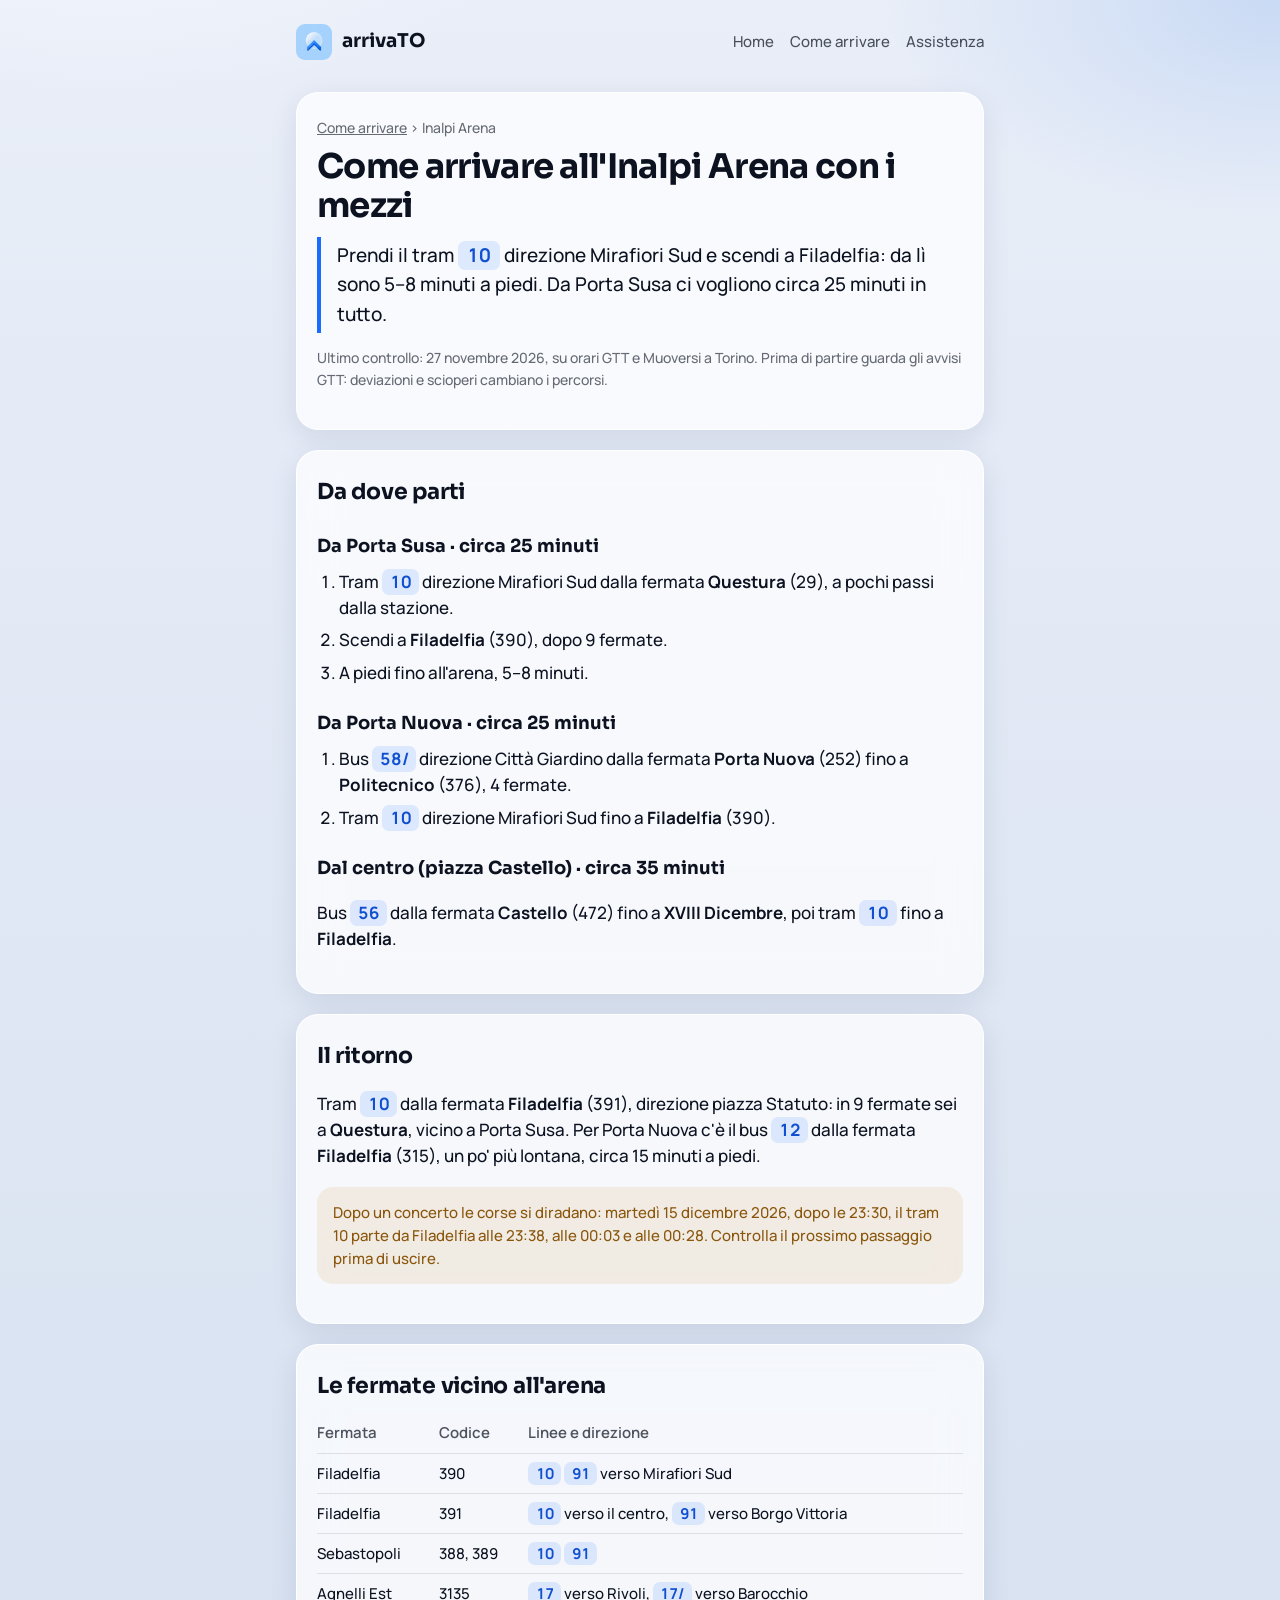
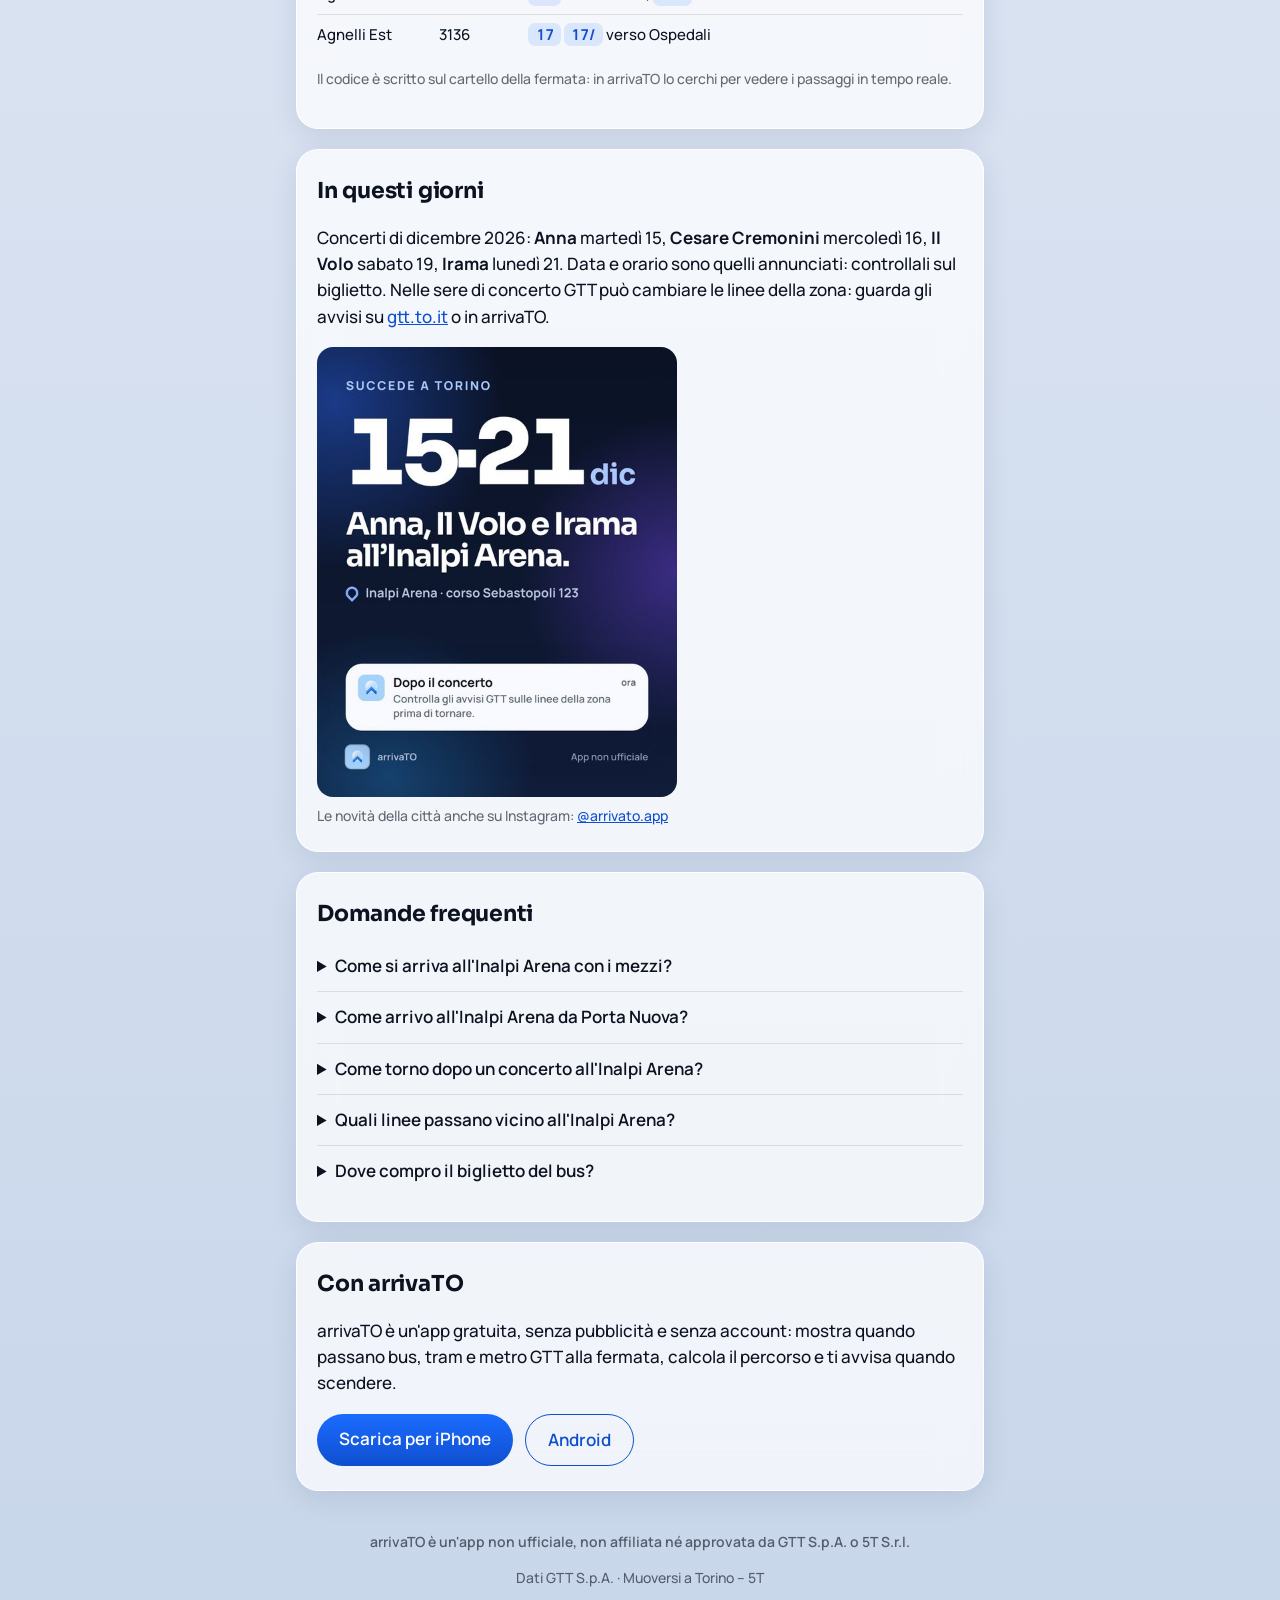
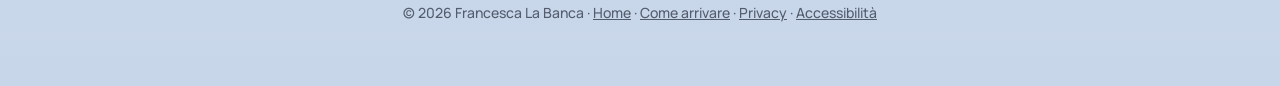
<file: come-arrivare/inalpi-arena.html>
<!doctype html>
<html lang="it">
<head>
  <meta charset="utf-8">
  <meta name="viewport" content="width=device-width, initial-scale=1">
  <title>Come arrivare all'Inalpi Arena con tram e bus GTT – arrivaTO</title>
  <meta name="description" content="Come arrivare all'Inalpi Arena (Palasport Olimpico) di Torino con i mezzi GTT: tram 10 fino a Filadelfia, percorsi da Porta Susa e Porta Nuova, ritorno dopo i concerti, fermate vicine.">
  <link rel="canonical" href="https://arrivato.flbanca.it/come-arrivare/inalpi-arena.html">
  <meta property="og:type" content="article">
  <meta property="og:locale" content="it_IT">
  <meta property="og:site_name" content="arrivaTO">
  <meta property="og:url" content="https://arrivato.flbanca.it/come-arrivare/inalpi-arena.html">
  <meta property="og:title" content="Come arrivare all'Inalpi Arena con tram e bus GTT – arrivaTO">
  <meta property="og:description" content="Come arrivare all'Inalpi Arena (Palasport Olimpico) di Torino con i mezzi GTT: tram 10 fino a Filadelfia, percorsi da Porta Susa e Porta Nuova, ritorno dopo i concerti, fermate vicine.">
  <meta property="og:image" content="https://arrivato.flbanca.it/come-arrivare/og-inalpi-arena.jpg">
  <meta property="og:image:width" content="1200">
  <meta property="og:image:height" content="630">
  <meta property="og:image:alt" content="Come arrivare all'Inalpi Arena con tram e bus GTT: guida di arrivaTO con linee e tempi.">
  <meta name="twitter:card" content="summary_large_image">
  <link rel="icon" href="../icon.png" type="image/png">
  <link rel="apple-touch-icon" href="../apple-touch-icon.png">
  <meta name="apple-itunes-app" content="app-id=6833643923">
  <link rel="stylesheet" href="../style.css">
  <link rel="stylesheet" href="come-arrivare.css">
  <script type="application/ld+json">
{
  "@context": "https://schema.org",
  "@type": "BreadcrumbList",
  "itemListElement": [
    {
      "@type": "ListItem",
      "position": 1,
      "name": "arrivaTO",
      "item": "https://arrivato.flbanca.it/"
    },
    {
      "@type": "ListItem",
      "position": 2,
      "name": "Come arrivare",
      "item": "https://arrivato.flbanca.it/come-arrivare/"
    },
    {
      "@type": "ListItem",
      "position": 3,
      "name": "Inalpi Arena",
      "item": "https://arrivato.flbanca.it/come-arrivare/inalpi-arena.html"
    }
  ]
}
  </script>
  <script type="application/ld+json">
{
  "@context": "https://schema.org",
  "@type": "FAQPage",
  "inLanguage": "it",
  "mainEntity": [
    {
      "@type": "Question",
      "name": "Come si arriva all'Inalpi Arena con i mezzi?",
      "acceptedAnswer": {
        "@type": "Answer",
        "text": "Il modo più semplice è il tram 10 direzione Mirafiori Sud fino alla fermata Filadelfia, poi 5–8 minuti a piedi. Da Porta Susa sono circa 25 minuti in tutto."
      }
    },
    {
      "@type": "Question",
      "name": "Come arrivo all'Inalpi Arena da Porta Nuova?",
      "acceptedAnswer": {
        "@type": "Answer",
        "text": "Bus 58/ dalla fermata Porta Nuova (252) fino a Politecnico, poi tram 10 fino a Filadelfia: circa 25 minuti, a piedi compresi."
      }
    },
    {
      "@type": "Question",
      "name": "Come torno dopo un concerto all'Inalpi Arena?",
      "acceptedAnswer": {
        "@type": "Answer",
        "text": "Tram 10 dalla fermata Filadelfia (391), direzione piazza Statuto, fino a Questura, vicino a Porta Susa. Martedì 15 dicembre 2026, dopo le 23:30, parte alle 23:38, alle 00:03 e alle 00:28. Per Porta Nuova c'è il bus 12 dalla fermata Filadelfia (315)."
      }
    },
    {
      "@type": "Question",
      "name": "Quali linee passano vicino all'Inalpi Arena?",
      "acceptedAnswer": {
        "@type": "Answer",
        "text": "Il tram 10 e il bus 91 alle fermate Filadelfia e Sebastopoli, i bus 17 e 17/ alla fermata Agnelli Est."
      }
    },
    {
      "@type": "Question",
      "name": "Dove compro il biglietto del bus?",
      "acceptedAnswer": {
        "@type": "Answer",
        "text": "Il biglietto GTT si compra sui canali ufficiali GTT. arrivaTO non vende biglietti."
      }
    }
  ]
}
  </script>
</head>
<body>
  <div class="wrap">
    <nav>
      <a class="brand" href="../"><img src="../icon.png" alt="">arrivaTO</a>
      <div class="links">
        <a href="../">Home</a>
        <a href="./">Come arrivare</a>
        <a href="../supporto.html">Assistenza</a>
      </div>
    </nav>

    <main>
      <section class="card">
        <p class="crumbs"><a href="./">Come arrivare</a> › Inalpi Arena</p>
        <h1>Come arrivare all'Inalpi Arena con i mezzi</h1>
        <p class="answer">Prendi il tram <span class="line">10</span> direzione Mirafiori Sud e scendi a Filadelfia: da lì sono 5–8 minuti a piedi. Da Porta Susa ci vogliono circa 25 minuti in tutto.</p>
        <p class="meta">Ultimo controllo: <time datetime="2026-11-27">27 novembre 2026</time>, su orari GTT e Muoversi a Torino. Prima di partire guarda gli avvisi GTT: deviazioni e scioperi cambiano i percorsi.</p>
      </section>
      <section class="card">
        <h2 style="margin-top:0">Da dove parti</h2>
        <h3>Da Porta Susa · circa 25 minuti</h3>
        <ol class="steps">
          <li>Tram <span class="line">10</span> direzione Mirafiori Sud dalla fermata <strong>Questura</strong> (29), a pochi passi dalla stazione.</li>
          <li>Scendi a <strong>Filadelfia</strong> (390), dopo 9 fermate.</li>
          <li>A piedi fino all'arena, 5–8 minuti.</li>
        </ol>
        <h3>Da Porta Nuova · circa 25 minuti</h3>
        <ol class="steps">
          <li>Bus <span class="line">58/</span> direzione Città Giardino dalla fermata <strong>Porta Nuova</strong> (252) fino a <strong>Politecnico</strong> (376), 4 fermate.</li>
          <li>Tram <span class="line">10</span> direzione Mirafiori Sud fino a <strong>Filadelfia</strong> (390).</li>
        </ol>
        <h3>Dal centro (piazza Castello) · circa 35 minuti</h3>
        <p>Bus <span class="line">56</span> dalla fermata <strong>Castello</strong> (472) fino a <strong>XVIII Dicembre</strong>, poi tram <span class="line">10</span> fino a <strong>Filadelfia</strong>.</p>
      </section>

      <section class="card">
        <h2 style="margin-top:0">Il ritorno</h2>
        <p>Tram <span class="line">10</span> dalla fermata <strong>Filadelfia</strong> (391), direzione piazza Statuto: in 9 fermate sei a <strong>Questura</strong>, vicino a Porta Susa. Per Porta Nuova c'è il bus <span class="line">12</span> dalla fermata <strong>Filadelfia</strong> (315), un po' più lontana, circa 15 minuti a piedi.</p>
        <p class="note">Dopo un concerto le corse si diradano: martedì 15 dicembre 2026, dopo le 23:30, il tram 10 parte da Filadelfia alle 23:38, alle 00:03 e alle 00:28. Controlla il prossimo passaggio prima di uscire.</p>
      </section>

      <section class="card">
        <h2 style="margin-top:0">Le fermate vicino all'arena</h2>
        <div class="table-scroll">
        <table class="stops">
          <thead><tr><th scope="col">Fermata</th><th scope="col">Codice</th><th scope="col">Linee e direzione</th></tr></thead>
          <tbody>
            <tr><td>Filadelfia</td><td>390</td><td><span class="line">10</span> <span class="line">91</span> verso Mirafiori Sud</td></tr>
            <tr><td>Filadelfia</td><td>391</td><td><span class="line">10</span> verso il centro, <span class="line">91</span> verso Borgo Vittoria</td></tr>
            <tr><td>Sebastopoli</td><td>388, 389</td><td><span class="line">10</span> <span class="line">91</span></td></tr>
            <tr><td>Agnelli Est</td><td>3135</td><td><span class="line">17</span> verso Rivoli, <span class="line">17/</span> verso Barocchio</td></tr>
            <tr><td>Agnelli Est</td><td>3136</td><td><span class="line">17</span> <span class="line">17/</span> verso Ospedali</td></tr>
          </tbody>
        </table>
        </div>
        <p class="meta">Il codice è scritto sul cartello della fermata: in arrivaTO lo cerchi per vedere i passaggi in tempo reale.</p>
      </section>

      <section class="card">
        <h2 style="margin-top:0">In questi giorni</h2>
        <p>Concerti di dicembre 2026: <strong>Anna</strong> martedì 15, <strong>Cesare Cremonini</strong> mercoledì 16, <strong>Il Volo</strong> sabato 19, <strong>Irama</strong> lunedì 21. Data e orario sono quelli annunciati: controllali sul biglietto. Nelle sere di concerto GTT può cambiare le linee della zona: guarda gli avvisi su <a href="https://www.gtt.to.it" rel="noopener">gtt.to.it</a> o in arrivaTO.</p>
        <figure class="social">
          <img src="inalpi-dicembre-2026.jpg" width="540" height="675" loading="lazy" alt="Grafica di arrivaTO: dal 15 al 21 dicembre Anna, Il Volo e Irama all'Inalpi Arena, corso Sebastopoli 123. Dopo il concerto, controlla gli avvisi GTT sulle linee della zona prima di tornare.">
          <figcaption>Le novità della città anche su Instagram: <a href="https://www.instagram.com/arrivato.app/" rel="noopener">@arrivato.app</a></figcaption>
        </figure>
      </section>
      <section class="card">
        <h2 style="margin-top:0">Domande frequenti</h2>
        <details>
          <summary>Come si arriva all'Inalpi Arena con i mezzi?</summary>
          <p>Il modo più semplice è il tram 10 direzione Mirafiori Sud fino alla fermata Filadelfia, poi 5–8 minuti a piedi. Da Porta Susa sono circa 25 minuti in tutto.</p>
        </details>
        <details>
          <summary>Come arrivo all'Inalpi Arena da Porta Nuova?</summary>
          <p>Bus 58/ dalla fermata Porta Nuova (252) fino a Politecnico, poi tram 10 fino a Filadelfia: circa 25 minuti, a piedi compresi.</p>
        </details>
        <details>
          <summary>Come torno dopo un concerto all'Inalpi Arena?</summary>
          <p>Tram 10 dalla fermata Filadelfia (391), direzione piazza Statuto, fino a Questura, vicino a Porta Susa. Martedì 15 dicembre 2026, dopo le 23:30, parte alle 23:38, alle 00:03 e alle 00:28. Per Porta Nuova c'è il bus 12 dalla fermata Filadelfia (315).</p>
        </details>
        <details>
          <summary>Quali linee passano vicino all'Inalpi Arena?</summary>
          <p>Il tram 10 e il bus 91 alle fermate Filadelfia e Sebastopoli, i bus 17 e 17/ alla fermata Agnelli Est.</p>
        </details>
        <details>
          <summary>Dove compro il biglietto del bus?</summary>
          <p>Il biglietto GTT si compra sui canali ufficiali GTT. arrivaTO non vende biglietti.</p>
        </details>
      </section>
      <section class="card">
        <h2 style="margin-top:0">Con arrivaTO</h2>
        <p>arrivaTO è un'app gratuita, senza pubblicità e senza account: mostra quando passano bus, tram e metro GTT alla fermata, calcola il percorso e ti avvisa quando scendere.</p>
        <div class="cta">
          <a class="button" href="https://apps.apple.com/it/app/arrivato/id6833643923">Scarica per iPhone</a>
          <a class="button secondary" href="../android.html">Android</a>
        </div>
      </section>
    </main>

    <footer>
      <p class="unofficial">arrivaTO è un'app non ufficiale, non affiliata né approvata da GTT S.p.A. o 5T S.r.l.</p>
      <p>Dati GTT S.p.A. · Muoversi a Torino – 5T</p>
      <p>© 2026 Francesca La Banca · <a href="../">Home</a> · <a href="./">Come arrivare</a> · <a href="../privacy.html">Privacy</a> · <a href="../accessibilita.html">Accessibilità</a></p>
    </footer>
  </div>
</body>
</html>
</file>
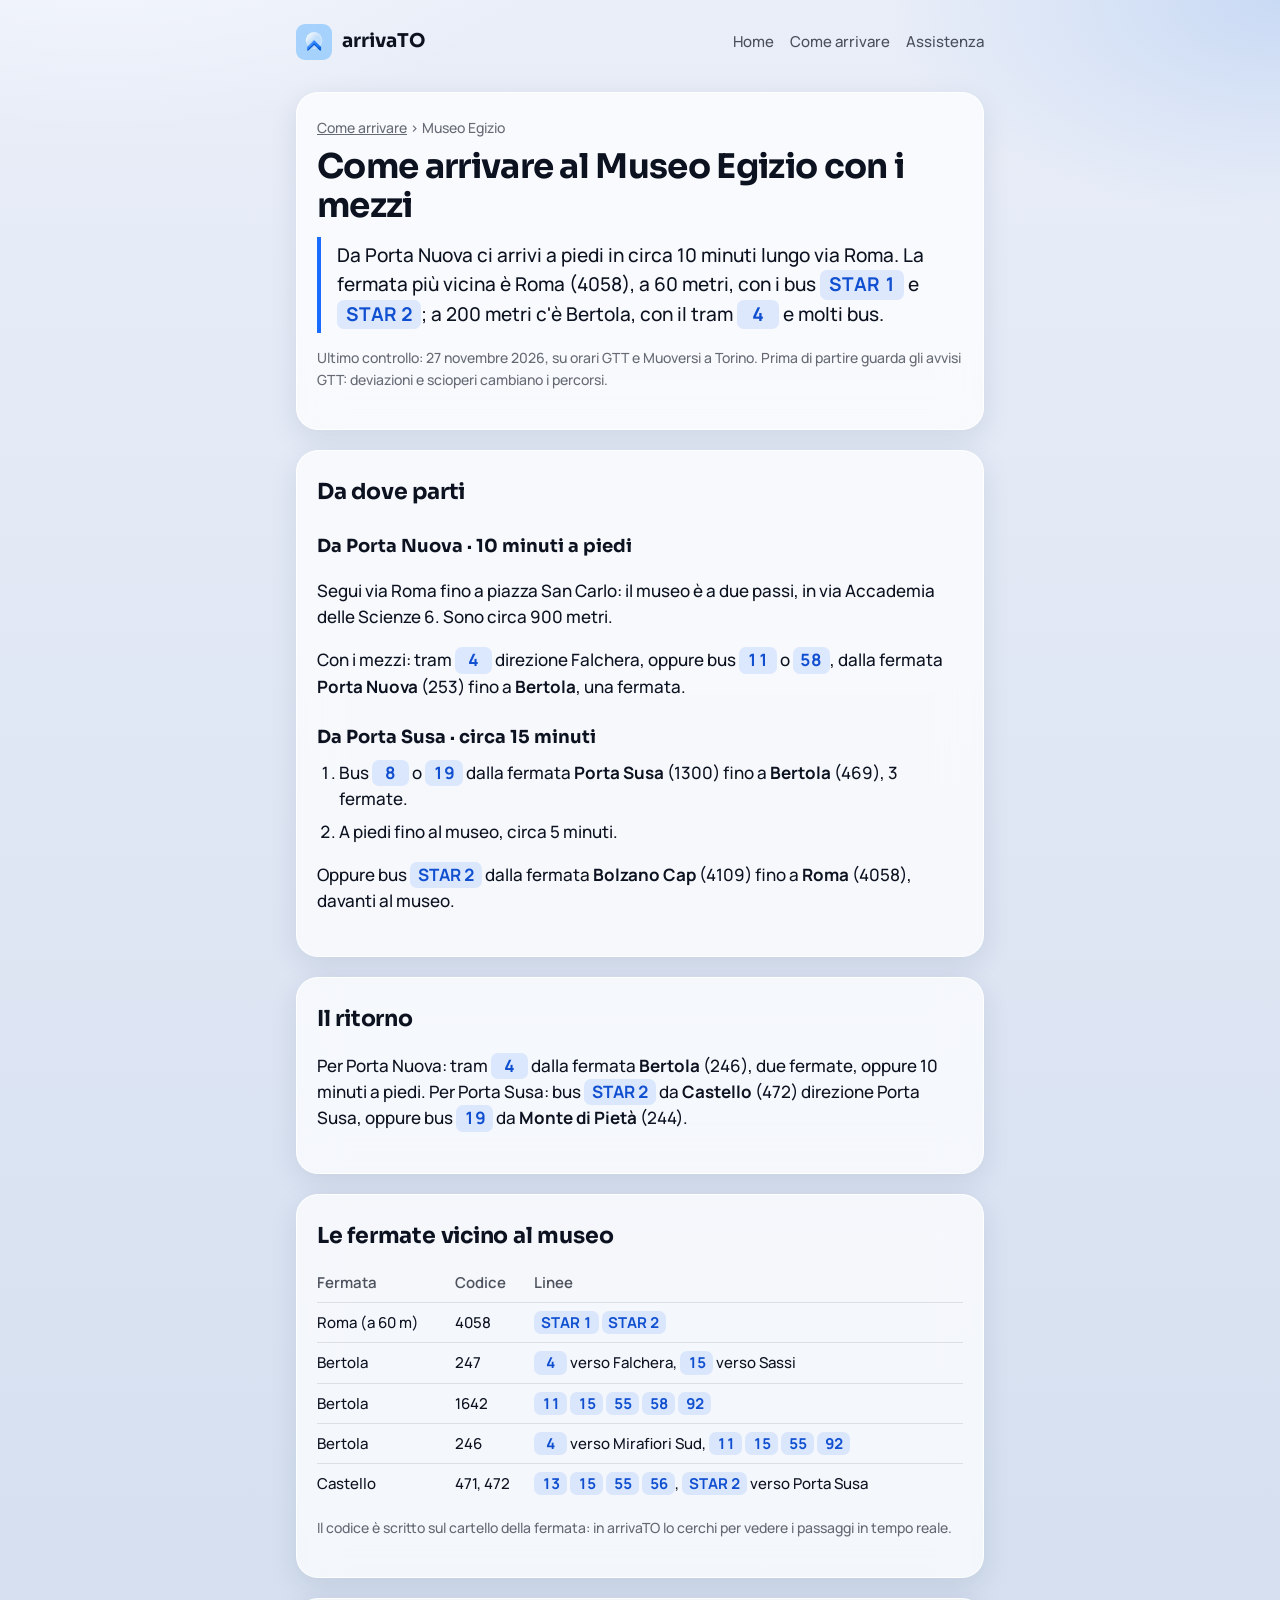
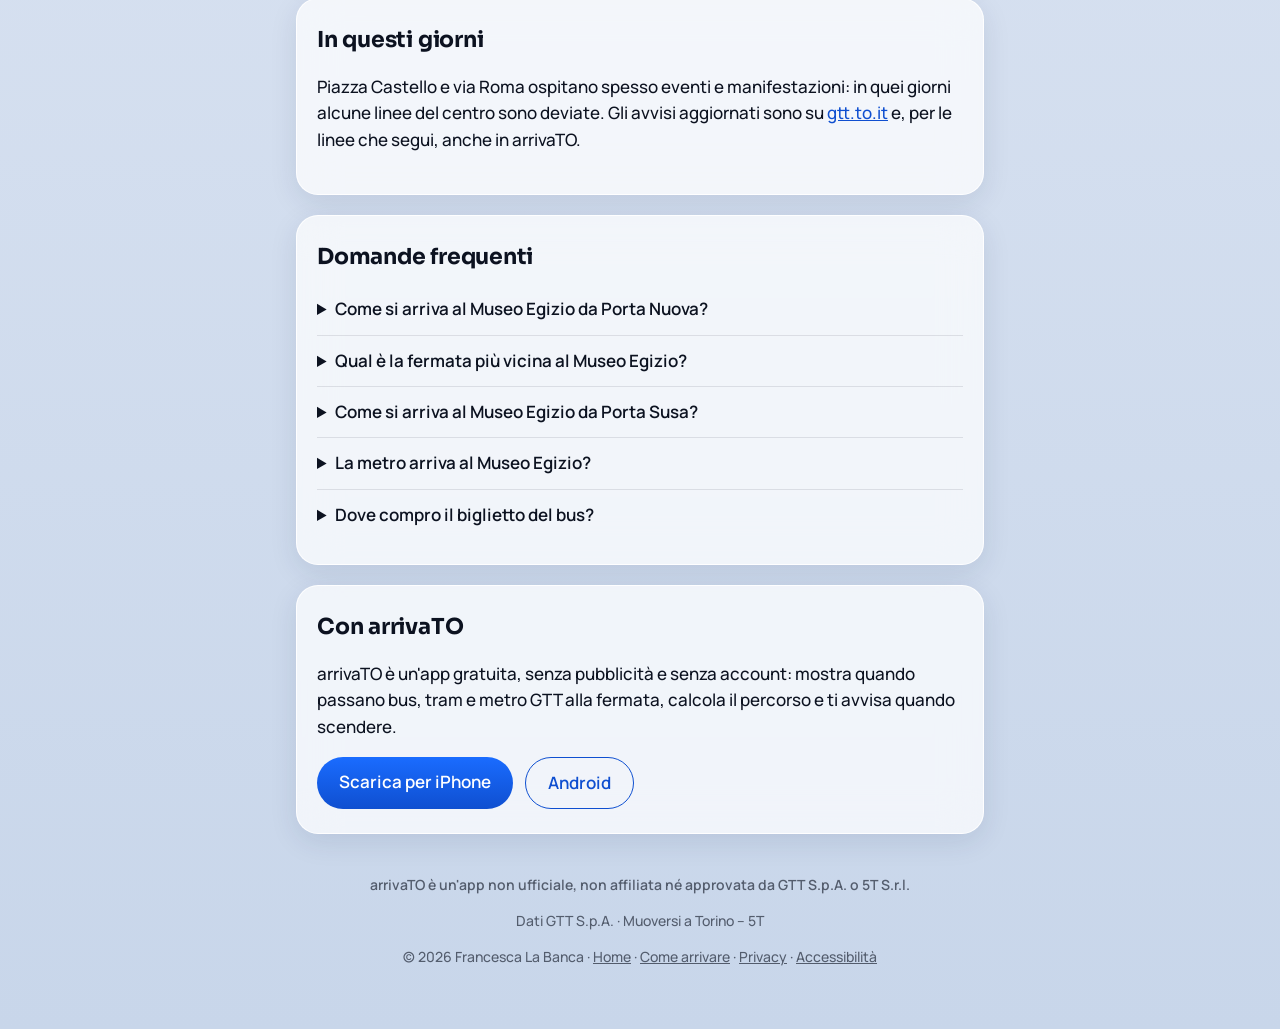
<file: come-arrivare/museo-egizio.html>
<!doctype html>
<html lang="it">
<head>
  <meta charset="utf-8">
  <meta name="viewport" content="width=device-width, initial-scale=1">
  <title>Come arrivare al Museo Egizio con i mezzi GTT – arrivaTO</title>
  <meta name="description" content="Come arrivare al Museo Egizio di Torino: 10 minuti a piedi da Porta Nuova, bus STAR 1 e STAR 2 fino alla fermata Roma, linee da Porta Susa, fermate vicine.">
  <link rel="canonical" href="https://arrivato.flbanca.it/come-arrivare/museo-egizio.html">
  <meta property="og:type" content="article">
  <meta property="og:locale" content="it_IT">
  <meta property="og:site_name" content="arrivaTO">
  <meta property="og:url" content="https://arrivato.flbanca.it/come-arrivare/museo-egizio.html">
  <meta property="og:title" content="Come arrivare al Museo Egizio con i mezzi GTT – arrivaTO">
  <meta property="og:description" content="Come arrivare al Museo Egizio di Torino: 10 minuti a piedi da Porta Nuova, bus STAR 1 e STAR 2 fino alla fermata Roma, linee da Porta Susa, fermate vicine.">
  <meta property="og:image" content="https://arrivato.flbanca.it/come-arrivare/og-museo-egizio.jpg">
  <meta property="og:image:width" content="1200">
  <meta property="og:image:height" content="630">
  <meta property="og:image:alt" content="Come arrivare al Museo Egizio con i mezzi GTT: guida di arrivaTO con linee e tempi.">
  <meta name="twitter:card" content="summary_large_image">
  <link rel="icon" href="../icon.png" type="image/png">
  <link rel="apple-touch-icon" href="../apple-touch-icon.png">
  <meta name="apple-itunes-app" content="app-id=6833643923">
  <link rel="stylesheet" href="../style.css">
  <link rel="stylesheet" href="come-arrivare.css">
  <script type="application/ld+json">
{
  "@context": "https://schema.org",
  "@type": "BreadcrumbList",
  "itemListElement": [
    {
      "@type": "ListItem",
      "position": 1,
      "name": "arrivaTO",
      "item": "https://arrivato.flbanca.it/"
    },
    {
      "@type": "ListItem",
      "position": 2,
      "name": "Come arrivare",
      "item": "https://arrivato.flbanca.it/come-arrivare/"
    },
    {
      "@type": "ListItem",
      "position": 3,
      "name": "Museo Egizio",
      "item": "https://arrivato.flbanca.it/come-arrivare/museo-egizio.html"
    }
  ]
}
  </script>
  <script type="application/ld+json">
{
  "@context": "https://schema.org",
  "@type": "FAQPage",
  "inLanguage": "it",
  "mainEntity": [
    {
      "@type": "Question",
      "name": "Come si arriva al Museo Egizio da Porta Nuova?",
      "acceptedAnswer": {
        "@type": "Answer",
        "text": "A piedi in circa 10 minuti lungo via Roma (900 metri). Con i mezzi: tram 4 direzione Falchera, oppure bus 11 o 58, dalla fermata Porta Nuova (253) fino a Bertola, una fermata."
      }
    },
    {
      "@type": "Question",
      "name": "Qual è la fermata più vicina al Museo Egizio?",
      "acceptedAnswer": {
        "@type": "Answer",
        "text": "La fermata Roma (4058), a circa 60 metri, dove passano i bus STAR 1 e STAR 2. A circa 200 metri ci sono le fermate Bertola, con tram 4, 15 e i bus 11, 55, 58, 92."
      }
    },
    {
      "@type": "Question",
      "name": "Come si arriva al Museo Egizio da Porta Susa?",
      "acceptedAnswer": {
        "@type": "Answer",
        "text": "In circa 15 minuti: bus 8 o 19 dalla fermata Porta Susa (1300) fino a Bertola (469), tre fermate, poi 5 minuti a piedi."
      }
    },
    {
      "@type": "Question",
      "name": "La metro arriva al Museo Egizio?",
      "acceptedAnswer": {
        "@type": "Answer",
        "text": "Non direttamente. La fermata metro più vicina è Porta Nuova, da cui il museo è a circa 10 minuti a piedi."
      }
    },
    {
      "@type": "Question",
      "name": "Dove compro il biglietto del bus?",
      "acceptedAnswer": {
        "@type": "Answer",
        "text": "Il biglietto GTT si compra sui canali ufficiali GTT. arrivaTO non vende biglietti."
      }
    }
  ]
}
  </script>
</head>
<body>
  <div class="wrap">
    <nav>
      <a class="brand" href="../"><img src="../icon.png" alt="">arrivaTO</a>
      <div class="links">
        <a href="../">Home</a>
        <a href="./">Come arrivare</a>
        <a href="../supporto.html">Assistenza</a>
      </div>
    </nav>

    <main>
      <section class="card">
        <p class="crumbs"><a href="./">Come arrivare</a> › Museo Egizio</p>
        <h1>Come arrivare al Museo Egizio con i mezzi</h1>
        <p class="answer">Da Porta Nuova ci arrivi a piedi in circa 10 minuti lungo via Roma. La fermata più vicina è Roma (4058), a 60 metri, con i bus <span class="line">STAR 1</span> e <span class="line">STAR 2</span>; a 200 metri c'è Bertola, con il tram <span class="line">4</span> e molti bus.</p>
        <p class="meta">Ultimo controllo: <time datetime="2026-11-27">27 novembre 2026</time>, su orari GTT e Muoversi a Torino. Prima di partire guarda gli avvisi GTT: deviazioni e scioperi cambiano i percorsi.</p>
      </section>
      <section class="card">
        <h2 style="margin-top:0">Da dove parti</h2>
        <h3>Da Porta Nuova · 10 minuti a piedi</h3>
        <p>Segui via Roma fino a piazza San Carlo: il museo è a due passi, in via Accademia delle Scienze 6. Sono circa 900 metri.</p>
        <p>Con i mezzi: tram <span class="line">4</span> direzione Falchera, oppure bus <span class="line">11</span> o <span class="line">58</span>, dalla fermata <strong>Porta Nuova</strong> (253) fino a <strong>Bertola</strong>, una fermata.</p>
        <h3>Da Porta Susa · circa 15 minuti</h3>
        <ol class="steps">
          <li>Bus <span class="line">8</span> o <span class="line">19</span> dalla fermata <strong>Porta Susa</strong> (1300) fino a <strong>Bertola</strong> (469), 3 fermate.</li>
          <li>A piedi fino al museo, circa 5 minuti.</li>
        </ol>
        <p>Oppure bus <span class="line">STAR 2</span> dalla fermata <strong>Bolzano Cap</strong> (4109) fino a <strong>Roma</strong> (4058), davanti al museo.</p>
      </section>

      <section class="card">
        <h2 style="margin-top:0">Il ritorno</h2>
        <p>Per Porta Nuova: tram <span class="line">4</span> dalla fermata <strong>Bertola</strong> (246), due fermate, oppure 10 minuti a piedi. Per Porta Susa: bus <span class="line">STAR 2</span> da <strong>Castello</strong> (472) direzione Porta Susa, oppure bus <span class="line">19</span> da <strong>Monte di Pietà</strong> (244).</p>
      </section>

      <section class="card">
        <h2 style="margin-top:0">Le fermate vicino al museo</h2>
        <div class="table-scroll">
        <table class="stops">
          <thead><tr><th scope="col">Fermata</th><th scope="col">Codice</th><th scope="col">Linee</th></tr></thead>
          <tbody>
            <tr><td>Roma (a 60 m)</td><td>4058</td><td><span class="line">STAR 1</span> <span class="line">STAR 2</span></td></tr>
            <tr><td>Bertola</td><td>247</td><td><span class="line">4</span> verso Falchera, <span class="line">15</span> verso Sassi</td></tr>
            <tr><td>Bertola</td><td>1642</td><td><span class="line">11</span> <span class="line">15</span> <span class="line">55</span> <span class="line">58</span> <span class="line">92</span></td></tr>
            <tr><td>Bertola</td><td>246</td><td><span class="line">4</span> verso Mirafiori Sud, <span class="line">11</span> <span class="line">15</span> <span class="line">55</span> <span class="line">92</span></td></tr>
            <tr><td>Castello</td><td>471, 472</td><td><span class="line">13</span> <span class="line">15</span> <span class="line">55</span> <span class="line">56</span>, <span class="line">STAR 2</span> verso Porta Susa</td></tr>
          </tbody>
        </table>
        </div>
        <p class="meta">Il codice è scritto sul cartello della fermata: in arrivaTO lo cerchi per vedere i passaggi in tempo reale.</p>
      </section>

      <section class="card">
        <h2 style="margin-top:0">In questi giorni</h2>
        <p>Piazza Castello e via Roma ospitano spesso eventi e manifestazioni: in quei giorni alcune linee del centro sono deviate. Gli avvisi aggiornati sono su <a href="https://www.gtt.to.it" rel="noopener">gtt.to.it</a> e, per le linee che segui, anche in arrivaTO.</p>
      </section>
      <section class="card">
        <h2 style="margin-top:0">Domande frequenti</h2>
        <details>
          <summary>Come si arriva al Museo Egizio da Porta Nuova?</summary>
          <p>A piedi in circa 10 minuti lungo via Roma (900 metri). Con i mezzi: tram 4 direzione Falchera, oppure bus 11 o 58, dalla fermata Porta Nuova (253) fino a Bertola, una fermata.</p>
        </details>
        <details>
          <summary>Qual è la fermata più vicina al Museo Egizio?</summary>
          <p>La fermata Roma (4058), a circa 60 metri, dove passano i bus STAR 1 e STAR 2. A circa 200 metri ci sono le fermate Bertola, con tram 4, 15 e i bus 11, 55, 58, 92.</p>
        </details>
        <details>
          <summary>Come si arriva al Museo Egizio da Porta Susa?</summary>
          <p>In circa 15 minuti: bus 8 o 19 dalla fermata Porta Susa (1300) fino a Bertola (469), tre fermate, poi 5 minuti a piedi.</p>
        </details>
        <details>
          <summary>La metro arriva al Museo Egizio?</summary>
          <p>Non direttamente. La fermata metro più vicina è Porta Nuova, da cui il museo è a circa 10 minuti a piedi.</p>
        </details>
        <details>
          <summary>Dove compro il biglietto del bus?</summary>
          <p>Il biglietto GTT si compra sui canali ufficiali GTT. arrivaTO non vende biglietti.</p>
        </details>
      </section>
      <section class="card">
        <h2 style="margin-top:0">Con arrivaTO</h2>
        <p>arrivaTO è un'app gratuita, senza pubblicità e senza account: mostra quando passano bus, tram e metro GTT alla fermata, calcola il percorso e ti avvisa quando scendere.</p>
        <div class="cta">
          <a class="button" href="https://apps.apple.com/it/app/arrivato/id6833643923">Scarica per iPhone</a>
          <a class="button secondary" href="../android.html">Android</a>
        </div>
      </section>
    </main>

    <footer>
      <p class="unofficial">arrivaTO è un'app non ufficiale, non affiliata né approvata da GTT S.p.A. o 5T S.r.l.</p>
      <p>Dati GTT S.p.A. · Muoversi a Torino – 5T</p>
      <p>© 2026 Francesca La Banca · <a href="../">Home</a> · <a href="./">Come arrivare</a> · <a href="../privacy.html">Privacy</a> · <a href="../accessibilita.html">Accessibilità</a></p>
    </footer>
  </div>
</body>
</html>
</file>
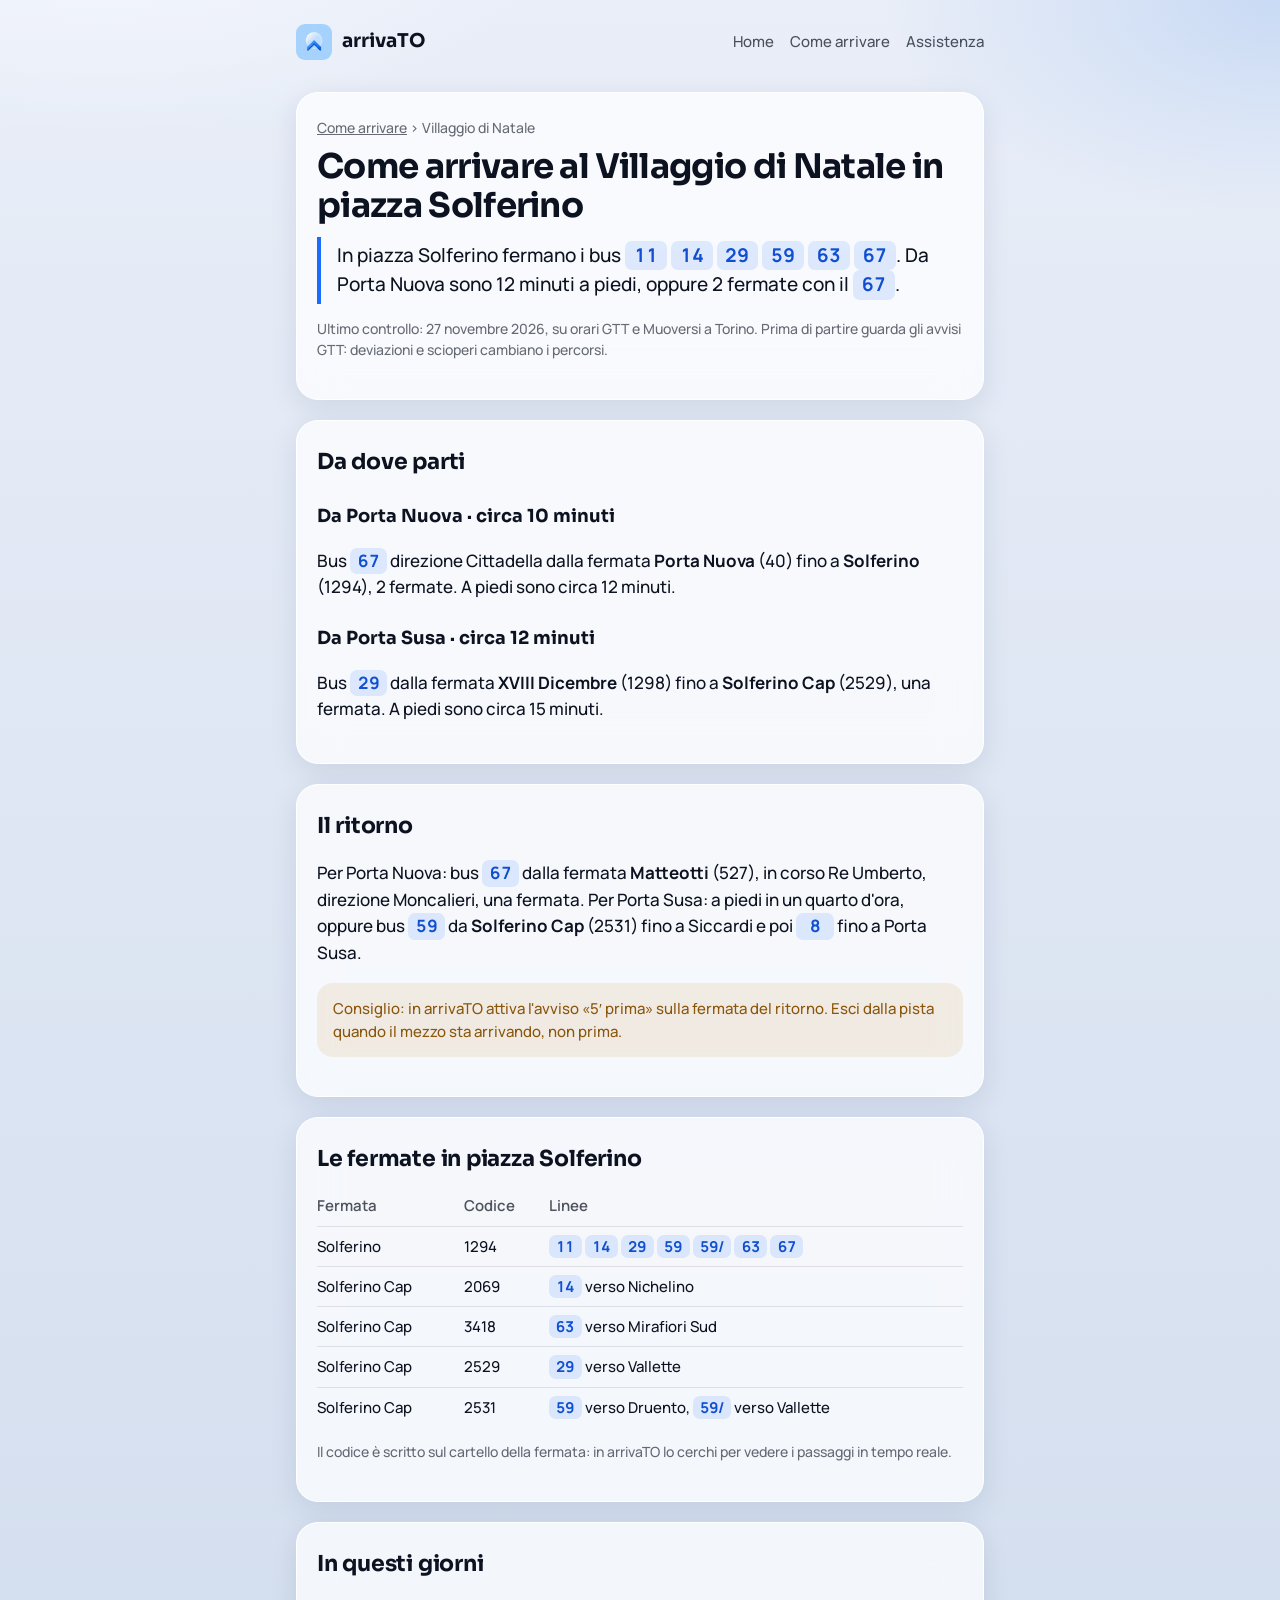
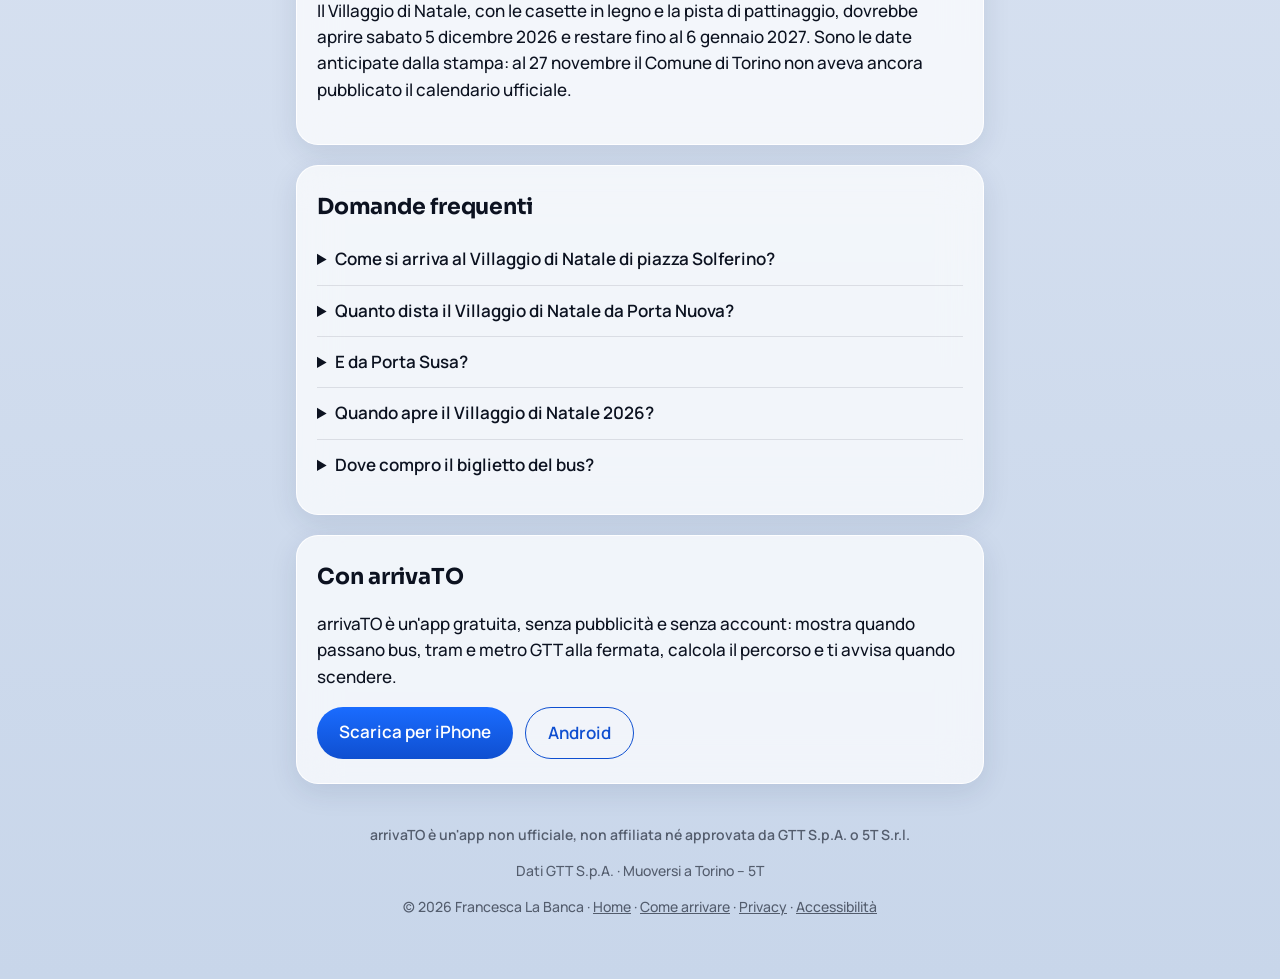
<file: come-arrivare/villaggio-di-natale.html>
<!doctype html>
<html lang="it">
<head>
  <meta charset="utf-8">
  <meta name="viewport" content="width=device-width, initial-scale=1">
  <title>Come arrivare al Villaggio di Natale in piazza Solferino – arrivaTO</title>
  <meta name="description" content="Come arrivare al Villaggio di Natale di piazza Solferino a Torino: fermate Solferino e Solferino Cap con i bus 11, 14, 29, 59, 63 e 67, a piedi da Porta Nuova e Porta Susa, il ritorno.">
  <link rel="canonical" href="https://arrivato.flbanca.it/come-arrivare/villaggio-di-natale.html">
  <meta property="og:type" content="article">
  <meta property="og:locale" content="it_IT">
  <meta property="og:site_name" content="arrivaTO">
  <meta property="og:url" content="https://arrivato.flbanca.it/come-arrivare/villaggio-di-natale.html">
  <meta property="og:title" content="Come arrivare al Villaggio di Natale in piazza Solferino – arrivaTO">
  <meta property="og:description" content="Come arrivare al Villaggio di Natale di piazza Solferino a Torino: fermate Solferino e Solferino Cap con i bus 11, 14, 29, 59, 63 e 67, a piedi da Porta Nuova e Porta Susa, il ritorno.">
  <meta property="og:image" content="https://arrivato.flbanca.it/come-arrivare/og-villaggio-di-natale.jpg">
  <meta property="og:image:width" content="1200">
  <meta property="og:image:height" content="630">
  <meta property="og:image:alt" content="Come arrivare al Villaggio di Natale in piazza Solferino: guida di arrivaTO con linee e tempi.">
  <meta name="twitter:card" content="summary_large_image">
  <link rel="icon" href="../icon.png" type="image/png">
  <link rel="apple-touch-icon" href="../apple-touch-icon.png">
  <meta name="apple-itunes-app" content="app-id=6833643923">
  <link rel="stylesheet" href="../style.css">
  <link rel="stylesheet" href="come-arrivare.css">
  <script type="application/ld+json">
{
  "@context": "https://schema.org",
  "@type": "BreadcrumbList",
  "itemListElement": [
    {
      "@type": "ListItem",
      "position": 1,
      "name": "arrivaTO",
      "item": "https://arrivato.flbanca.it/"
    },
    {
      "@type": "ListItem",
      "position": 2,
      "name": "Come arrivare",
      "item": "https://arrivato.flbanca.it/come-arrivare/"
    },
    {
      "@type": "ListItem",
      "position": 3,
      "name": "Villaggio di Natale",
      "item": "https://arrivato.flbanca.it/come-arrivare/villaggio-di-natale.html"
    }
  ]
}
  </script>
  <script type="application/ld+json">
{
  "@context": "https://schema.org",
  "@type": "FAQPage",
  "inLanguage": "it",
  "mainEntity": [
    {
      "@type": "Question",
      "name": "Come si arriva al Villaggio di Natale di piazza Solferino?",
      "acceptedAnswer": {
        "@type": "Answer",
        "text": "Con i bus 11, 14, 29, 59, 63 e 67, che fermano in piazza Solferino (fermate Solferino e Solferino Cap). Da Porta Nuova sono circa 12 minuti a piedi, oppure il bus 67 per due fermate."
      }
    },
    {
      "@type": "Question",
      "name": "Quanto dista il Villaggio di Natale da Porta Nuova?",
      "acceptedAnswer": {
        "@type": "Answer",
        "text": "Circa un chilometro: 12 minuti a piedi. Con il bus 67 dalla fermata Porta Nuova (40) scendi a Solferino dopo due fermate."
      }
    },
    {
      "@type": "Question",
      "name": "E da Porta Susa?",
      "acceptedAnswer": {
        "@type": "Answer",
        "text": "A piedi sono circa 15 minuti. In bus: il 29 dalla fermata XVIII Dicembre (1298) arriva a Solferino Cap dopo una fermata."
      }
    },
    {
      "@type": "Question",
      "name": "Quando apre il Villaggio di Natale 2026?",
      "acceptedAnswer": {
        "@type": "Answer",
        "text": "Le anticipazioni della stampa indicano dal 5 dicembre 2026 al 6 gennaio 2027. Al 27 novembre il Comune non aveva ancora pubblicato il calendario ufficiale: controllalo prima di andare."
      }
    },
    {
      "@type": "Question",
      "name": "Dove compro il biglietto del bus?",
      "acceptedAnswer": {
        "@type": "Answer",
        "text": "Il biglietto GTT si compra sui canali ufficiali GTT. arrivaTO non vende biglietti."
      }
    }
  ]
}
  </script>
</head>
<body>
  <div class="wrap">
    <nav>
      <a class="brand" href="../"><img src="../icon.png" alt="">arrivaTO</a>
      <div class="links">
        <a href="../">Home</a>
        <a href="./">Come arrivare</a>
        <a href="../supporto.html">Assistenza</a>
      </div>
    </nav>

    <main>
      <section class="card">
        <p class="crumbs"><a href="./">Come arrivare</a> › Villaggio di Natale</p>
        <h1>Come arrivare al Villaggio di Natale in piazza Solferino</h1>
        <p class="answer">In piazza Solferino fermano i bus <span class="line">11</span> <span class="line">14</span> <span class="line">29</span> <span class="line">59</span> <span class="line">63</span> <span class="line">67</span>. Da Porta Nuova sono 12 minuti a piedi, oppure 2 fermate con il <span class="line">67</span>.</p>
        <p class="meta">Ultimo controllo: <time datetime="2026-11-27">27 novembre 2026</time>, su orari GTT e Muoversi a Torino. Prima di partire guarda gli avvisi GTT: deviazioni e scioperi cambiano i percorsi.</p>
      </section>
      <section class="card">
        <h2 style="margin-top:0">Da dove parti</h2>
        <h3>Da Porta Nuova · circa 10 minuti</h3>
        <p>Bus <span class="line">67</span> direzione Cittadella dalla fermata <strong>Porta Nuova</strong> (40) fino a <strong>Solferino</strong> (1294), 2 fermate. A piedi sono circa 12 minuti.</p>
        <h3>Da Porta Susa · circa 12 minuti</h3>
        <p>Bus <span class="line">29</span> dalla fermata <strong>XVIII Dicembre</strong> (1298) fino a <strong>Solferino Cap</strong> (2529), una fermata. A piedi sono circa 15 minuti.</p>
      </section>

      <section class="card">
        <h2 style="margin-top:0">Il ritorno</h2>
        <p>Per Porta Nuova: bus <span class="line">67</span> dalla fermata <strong>Matteotti</strong> (527), in corso Re Umberto, direzione Moncalieri, una fermata. Per Porta Susa: a piedi in un quarto d'ora, oppure bus <span class="line">59</span> da <strong>Solferino Cap</strong> (2531) fino a Siccardi e poi <span class="line">8</span> fino a Porta Susa.</p>
        <p class="note">Consiglio: in arrivaTO attiva l'avviso «5′ prima» sulla fermata del ritorno. Esci dalla pista quando il mezzo sta arrivando, non prima.</p>
      </section>

      <section class="card">
        <h2 style="margin-top:0">Le fermate in piazza Solferino</h2>
        <div class="table-scroll">
        <table class="stops">
          <thead><tr><th scope="col">Fermata</th><th scope="col">Codice</th><th scope="col">Linee</th></tr></thead>
          <tbody>
            <tr><td>Solferino</td><td>1294</td><td><span class="line">11</span> <span class="line">14</span> <span class="line">29</span> <span class="line">59</span> <span class="line">59/</span> <span class="line">63</span> <span class="line">67</span></td></tr>
            <tr><td>Solferino Cap</td><td>2069</td><td><span class="line">14</span> verso Nichelino</td></tr>
            <tr><td>Solferino Cap</td><td>3418</td><td><span class="line">63</span> verso Mirafiori Sud</td></tr>
            <tr><td>Solferino Cap</td><td>2529</td><td><span class="line">29</span> verso Vallette</td></tr>
            <tr><td>Solferino Cap</td><td>2531</td><td><span class="line">59</span> verso Druento, <span class="line">59/</span> verso Vallette</td></tr>
          </tbody>
        </table>
        </div>
        <p class="meta">Il codice è scritto sul cartello della fermata: in arrivaTO lo cerchi per vedere i passaggi in tempo reale.</p>
      </section>

      <section class="card">
        <h2 style="margin-top:0">In questi giorni</h2>
        <p>Il Villaggio di Natale, con le casette in legno e la pista di pattinaggio, dovrebbe aprire sabato 5 dicembre 2026 e restare fino al 6 gennaio 2027. Sono le date anticipate dalla stampa: al 27 novembre il Comune di Torino non aveva ancora pubblicato il calendario ufficiale.</p>
      </section>
      <section class="card">
        <h2 style="margin-top:0">Domande frequenti</h2>
        <details>
          <summary>Come si arriva al Villaggio di Natale di piazza Solferino?</summary>
          <p>Con i bus 11, 14, 29, 59, 63 e 67, che fermano in piazza Solferino (fermate Solferino e Solferino Cap). Da Porta Nuova sono circa 12 minuti a piedi, oppure il bus 67 per due fermate.</p>
        </details>
        <details>
          <summary>Quanto dista il Villaggio di Natale da Porta Nuova?</summary>
          <p>Circa un chilometro: 12 minuti a piedi. Con il bus 67 dalla fermata Porta Nuova (40) scendi a Solferino dopo due fermate.</p>
        </details>
        <details>
          <summary>E da Porta Susa?</summary>
          <p>A piedi sono circa 15 minuti. In bus: il 29 dalla fermata XVIII Dicembre (1298) arriva a Solferino Cap dopo una fermata.</p>
        </details>
        <details>
          <summary>Quando apre il Villaggio di Natale 2026?</summary>
          <p>Le anticipazioni della stampa indicano dal 5 dicembre 2026 al 6 gennaio 2027. Al 27 novembre il Comune non aveva ancora pubblicato il calendario ufficiale: controllalo prima di andare.</p>
        </details>
        <details>
          <summary>Dove compro il biglietto del bus?</summary>
          <p>Il biglietto GTT si compra sui canali ufficiali GTT. arrivaTO non vende biglietti.</p>
        </details>
      </section>
      <section class="card">
        <h2 style="margin-top:0">Con arrivaTO</h2>
        <p>arrivaTO è un'app gratuita, senza pubblicità e senza account: mostra quando passano bus, tram e metro GTT alla fermata, calcola il percorso e ti avvisa quando scendere.</p>
        <div class="cta">
          <a class="button" href="https://apps.apple.com/it/app/arrivato/id6833643923">Scarica per iPhone</a>
          <a class="button secondary" href="../android.html">Android</a>
        </div>
      </section>
    </main>

    <footer>
      <p class="unofficial">arrivaTO è un'app non ufficiale, non affiliata né approvata da GTT S.p.A. o 5T S.r.l.</p>
      <p>Dati GTT S.p.A. · Muoversi a Torino – 5T</p>
      <p>© 2026 Francesca La Banca · <a href="../">Home</a> · <a href="./">Come arrivare</a> · <a href="../privacy.html">Privacy</a> · <a href="../accessibilita.html">Accessibilità</a></p>
    </footer>
  </div>
</body>
</html>
</file>
<file: style.css>
@font-face { font-family: "Manrope"; src: url("fonts/manrope-400.woff2") format("woff2"); font-weight: 400; font-display: swap; }
@font-face { font-family: "Manrope"; src: url("fonts/manrope-500.woff2") format("woff2"); font-weight: 500; font-display: swap; }
@font-face { font-family: "Manrope"; src: url("fonts/manrope-600.woff2") format("woff2"); font-weight: 600; font-display: swap; }
@font-face { font-family: "Manrope"; src: url("fonts/manrope-700.woff2") format("woff2"); font-weight: 700; font-display: swap; }
@font-face { font-family: "Manrope"; src: url("fonts/manrope-800.woff2") format("woff2"); font-weight: 800; font-display: swap; }
@font-face { font-family: "Sora"; src: url("fonts/sora-600.woff2") format("woff2"); font-weight: 600; font-display: swap; }
@font-face { font-family: "Sora"; src: url("fonts/sora-700.woff2") format("woff2"); font-weight: 700; font-display: swap; }

:root {
  --ink: #0c1220;
  --ink-soft: rgba(12, 18, 32, 0.72);
  --ink-mute: rgba(12, 18, 32, 0.62);
  --accent: #1a6cff;
  --accent-deep: #0f4fd0;
  --bg-top: #e9eef8;
  --bg-bottom: #c7d7ee;
  --card: rgba(255, 255, 255, 0.72);
  --card-border: rgba(255, 255, 255, 0.9);
  --rule: rgba(12, 18, 32, 0.1);
  --note-bg: rgba(196, 122, 18, 0.1);
  --note-ink: #8a560c;
}

* { box-sizing: border-box; }

html { -webkit-text-size-adjust: 100%; }

body {
  margin: 0;
  min-height: 100vh;
  font-family: "Manrope", "Segoe UI", sans-serif;
  font-weight: 500;
  -webkit-font-smoothing: antialiased;
  font-size: 17px;
  line-height: 1.55;
  color: var(--ink);
  background:
    radial-gradient(900px 480px at 8% -5%, #f7f9ff 0%, transparent 55%),
    radial-gradient(760px 420px at 100% 0%, #c9daf4 0%, transparent 52%),
    linear-gradient(180deg, #e9eef8 0%, #c8d6ea 100%);
  background-color: var(--bg-top);
}

.wrap {
  max-width: 720px;
  margin: 0 auto;
  padding: 24px 16px 48px;
}

nav {
  display: flex;
  align-items: center;
  justify-content: space-between;
  gap: 12px;
  flex-wrap: wrap;
  margin-bottom: 32px;
}

.brand {
  display: flex;
  align-items: center;
  gap: 10px;
  font-weight: 700;
  font-size: 19px;
  color: var(--ink);
  text-decoration: none;
}

.brand img { width: 36px; height: 36px; border-radius: 9px; }

.links { display: flex; gap: 16px; flex-wrap: wrap; font-size: 15px; }
.links a { color: var(--ink-soft); text-decoration: none; }
.links a:hover, .links a[aria-current="page"] { color: var(--accent-deep); }

a { color: var(--accent-deep); }

h1, h2, h3, .brand { font-family: "Sora", "Manrope", sans-serif; }
h1 { font-size: 34px; line-height: 1.15; letter-spacing: -0.02em; margin: 0 0 12px; }
h2 { font-size: 22px; letter-spacing: -0.01em; margin: 36px 0 10px; }
h3 { font-size: 18px; margin: 24px 0 6px; }

.lede { font-size: 19px; color: var(--ink-soft); margin: 0 0 24px; }
.meta { font-size: 14px; color: var(--ink-mute); }

.card {
  background: var(--card);
  border: 1px solid var(--card-border);
  border-radius: 22px;
  padding: 24px 20px;
  margin: 20px 0;
  box-shadow: 0 8px 28px rgba(20, 40, 80, 0.1);
  -webkit-backdrop-filter: blur(20px);
  backdrop-filter: blur(20px);
}

.hero { text-align: center; padding: 40px 20px; }
.hero img { width: 112px; height: 112px; border-radius: 26px; box-shadow: 0 10px 30px rgba(26, 108, 255, 0.25); }
.hero h1 { margin-top: 20px; }

.button {
  display: inline-block;
  padding: 12px 22px;
  border-radius: 999px;
  background: linear-gradient(180deg, var(--accent), var(--accent-deep));
  color: #fff;
  font-weight: 600;
  text-decoration: none;
}
.button.disabled { opacity: 0.55; pointer-events: none; }

.note {
  background: var(--note-bg);
  color: var(--note-ink);
  border-radius: 16px;
  padding: 14px 16px;
  font-size: 15px;
}

ul.features { list-style: none; padding: 0; margin: 0; }
ul.features li { padding: 10px 0; border-bottom: 1px solid var(--rule); }
ul.features li:last-child { border-bottom: none; }

details { border-bottom: 1px solid var(--rule); padding: 12px 0; }
details:last-of-type { border-bottom: none; }
summary { cursor: pointer; font-weight: 600; }
details p { margin: 8px 0 0; color: var(--ink-soft); }

.lang-switch { font-size: 14px; margin-bottom: 8px; }

hr { border: none; border-top: 1px solid var(--rule); margin: 48px 0 32px; }

footer { margin-top: 40px; font-size: 14px; color: var(--ink-mute); text-align: center; }
footer a { color: var(--ink-mute); }

@media (max-width: 480px) {
  h1 { font-size: 28px; }
  .lede { font-size: 17px; }
}
</file>
<file: come-arrivare/come-arrivare.css>
/* Pages «Come arrivare a…»: on top of ../style.css. */
.crumbs { font-size: 14px; color: var(--ink-mute); margin: 0 0 8px; }
.crumbs a { color: var(--ink-mute); }

.answer {
  border-left: 4px solid var(--accent);
  padding: 4px 0 4px 16px;
  margin: 0 0 8px;
  font-size: 19px;
  color: var(--ink);
}

.line {
  display: inline-block;
  min-width: 2.2em;
  padding: 0 0.45em;
  border-radius: 7px;
  background: rgba(26, 108, 255, 0.12);
  color: var(--accent-deep);
  font-weight: 700;
  font-variant-numeric: tabular-nums;
  text-align: center;
  white-space: nowrap;
}

ol.steps { padding-left: 1.3em; margin: 8px 0 0; }
ol.steps li { margin: 6px 0; }

.stops { width: 100%; border-collapse: collapse; font-size: 15px; }
.stops th, .stops td { text-align: left; padding: 8px 8px 8px 0; border-bottom: 1px solid var(--rule); vertical-align: top; }
.stops th { font-weight: 600; color: var(--ink-soft); }
.stops tr:last-child td { border-bottom: none; }
.table-scroll { overflow-x: auto; }

ul.places { list-style: none; padding: 0; margin: 0; }
ul.places li { padding: 12px 0; border-bottom: 1px solid var(--rule); }
ul.places li:last-child { border-bottom: none; }
ul.places a { font-weight: 700; }

.cta { display: flex; gap: 12px; flex-wrap: wrap; margin-top: 12px; }
.button.secondary { background: transparent; color: var(--accent-deep); border: 1.5px solid var(--accent-deep); }

footer .unofficial { font-weight: 600; }

figure.social { margin: 16px 0 0; }
figure.social img { display: block; width: 100%; max-width: 360px; height: auto; border-radius: 16px; }
figure.social figcaption { font-size: 14px; color: var(--ink-mute); margin-top: 8px; }
</file>
<file: avvisa.css>
/* Pages opened from "Avvisa chi ti aspetta": viaggio.html (in viaggio) and arrivo.html (a destinazione). */
:root {
  --badge-bg: #0f4fd0;
  --badge-ink: #ffffff;
  --link: #0f4fd0;
  --soft-bg: rgba(26, 108, 255, 0.08);
  --soft-line: rgba(15, 79, 208, 0.16);
  --ok: #0b7a53;
  --ok-ink: #ffffff;
  --rail: rgba(12, 18, 32, 0.16);
  --dot-ring: #ffffff;
}
@media (prefers-color-scheme: dark) {
  :root {
    --ink: #e9eef8;
    --ink-soft: rgba(233, 238, 248, 0.8);
    --ink-mute: rgba(233, 238, 248, 0.72);
    --card: rgba(22, 30, 48, 0.82);
    --card-border: rgba(255, 255, 255, 0.08);
    --rule: rgba(255, 255, 255, 0.12);
    --bg-top: #0b1120;
    --badge-bg: #2b6cf0;
    --link: #9dbdff;
    --soft-bg: rgba(91, 141, 255, 0.12);
    --soft-line: rgba(157, 189, 255, 0.22);
    --ok: #5fd3a6;
    --ok-ink: #06241a;
    --rail: rgba(255, 255, 255, 0.2);
    --dot-ring: #161e30;
  }
  body {
    background:
      radial-gradient(900px 480px at 8% -5%, #16213a 0%, transparent 55%),
      linear-gradient(180deg, #0b1120 0%, #101a30 100%);
    background-color: var(--bg-top);
  }
  .card { box-shadow: 0 8px 28px rgba(0, 0, 0, 0.35); }
}
a { color: var(--link); }
.links a:hover, .links a[aria-current="page"] { color: var(--link); }
footer a { color: var(--ink-mute); }
footer .unofficial { font-weight: 700; }

.sr-only { position: absolute; width: 1px; height: 1px; overflow: hidden; clip: rect(0 0 0 0); white-space: nowrap; }

.trip-card { display: grid; gap: 18px; padding: 26px 22px; max-width: 520px; }
.trip-card > * { margin: 0; }
.kicker {
  display: inline-flex; align-items: center; gap: 8px;
  font-size: 14px; font-weight: 800; letter-spacing: 0.06em; text-transform: uppercase; color: var(--link);
}
.kicker svg { width: 18px; height: 18px; flex: none; }
.kicker.ok { color: var(--ok); }

h1.headline { display: grid; gap: 4px; font-size: 26px; line-height: 1.2; letter-spacing: -0.02em; }
.headline .hero-label { font-family: "Manrope", "Segoe UI", sans-serif; font-size: 17px; font-weight: 600; letter-spacing: 0; color: var(--ink-soft); }
.headline .hero-time { font-size: 60px; line-height: 1; letter-spacing: -0.03em; font-variant-numeric: tabular-nums; }
.headline .hero-sub { font-family: "Manrope", "Segoe UI", sans-serif; font-size: 18px; font-weight: 600; letter-spacing: 0; color: var(--ink-soft); }

/* The journey as a line: now, the vehicles, the stop. */
.route { list-style: none; padding: 0; display: grid; gap: 16px; position: relative; }
.route[hidden] { display: none; }
.route::before {
  content: ""; position: absolute; left: 9px; top: 12px; bottom: 12px; width: 3px; border-radius: 2px;
  background: linear-gradient(180deg, var(--badge-bg) 0 55%, var(--rail) 55%);
}
.route.single::before { display: none; }
.route li { display: grid; grid-template-columns: 21px 1fr; gap: 14px; align-items: center; position: relative; font-size: 18px; }
.route li[hidden] { display: none; }
.route .dot { width: 21px; height: 21px; border-radius: 50%; background: var(--badge-bg); border: 4px solid var(--dot-ring); box-shadow: 0 0 0 1.5px var(--badge-bg); }
.route .dot.pass { width: 11px; height: 11px; margin-left: 5px; border: 0; box-shadow: none; }
.route .dot.end { background: var(--dot-ring); border-width: 3px; box-shadow: 0 0 0 2px var(--ink-mute); }
.route .sub { display: block; font-size: 14px; color: var(--ink-mute); }
.route strong { font-weight: 800; }
.badges { display: flex; flex-wrap: wrap; align-items: center; gap: 8px; color: var(--ink-mute); font-weight: 700; }
.badge {
  display: inline-flex; align-items: center; justify-content: center;
  min-width: 48px; min-height: 40px; padding: 4px 12px; border-radius: 12px;
  background: var(--badge-bg); color: var(--badge-ink);
  font-family: "Sora", "Manrope", sans-serif; font-weight: 700; font-size: 20px; line-height: 1.1;
}
.promise { font-size: 16px; color: var(--ink-soft); border-top: 1px solid var(--rule); padding-top: 16px; }
.promise[hidden] { display: none; }

/* arrivo.html: everything centred under the check. */
.trip-card.center { justify-items: center; text-align: center; }
.trip-card.center .promise { width: 100%; }
.check { width: 84px; height: 84px; border-radius: 50%; background: var(--ok); color: var(--ok-ink); display: grid; place-items: center; }
.check svg { width: 44px; height: 44px; }

.reassure {
  background: var(--soft-bg); border: 1px solid var(--soft-line);
  border-radius: 16px; padding: 14px 16px; font-size: 15px; color: var(--ink-soft); max-width: 520px;
}
.made { margin: 22px 0 0; font-size: 15px; color: var(--ink-mute); max-width: 520px; }
.made a { font-weight: 700; }
</file>
